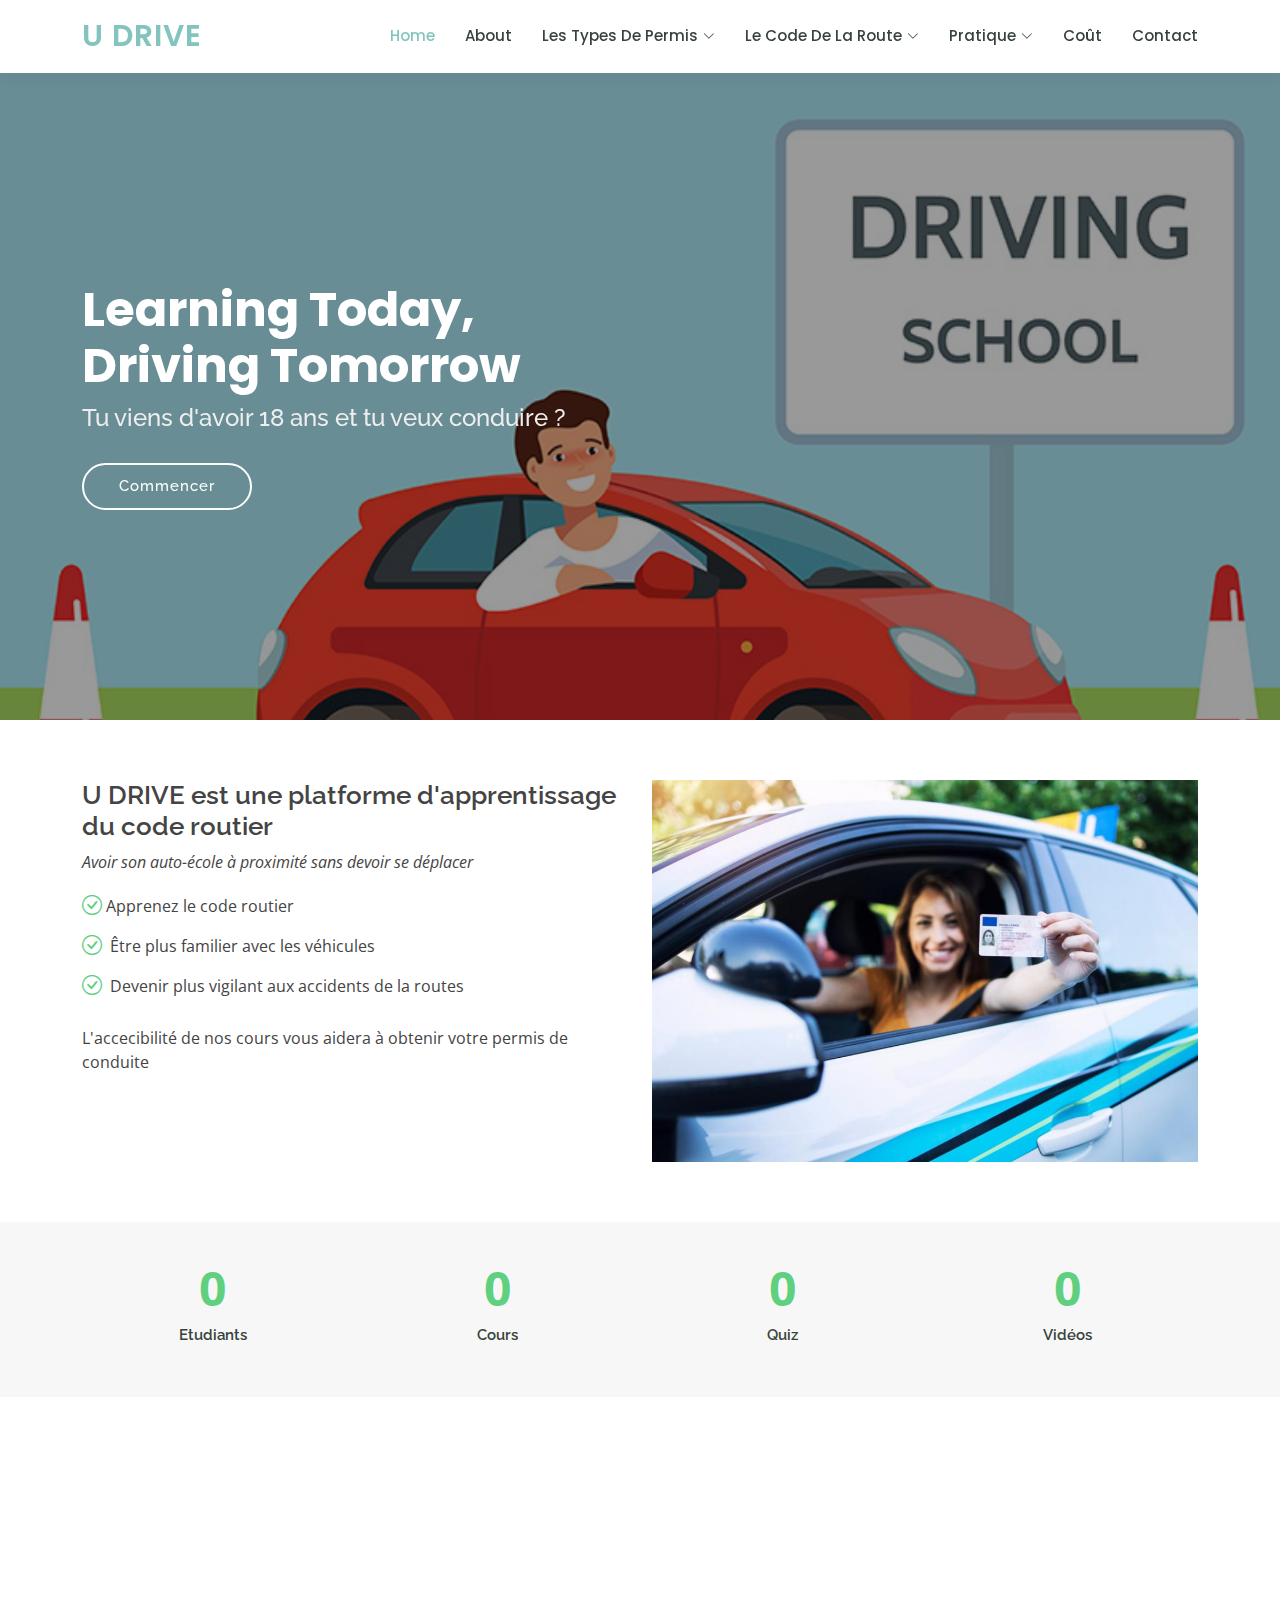
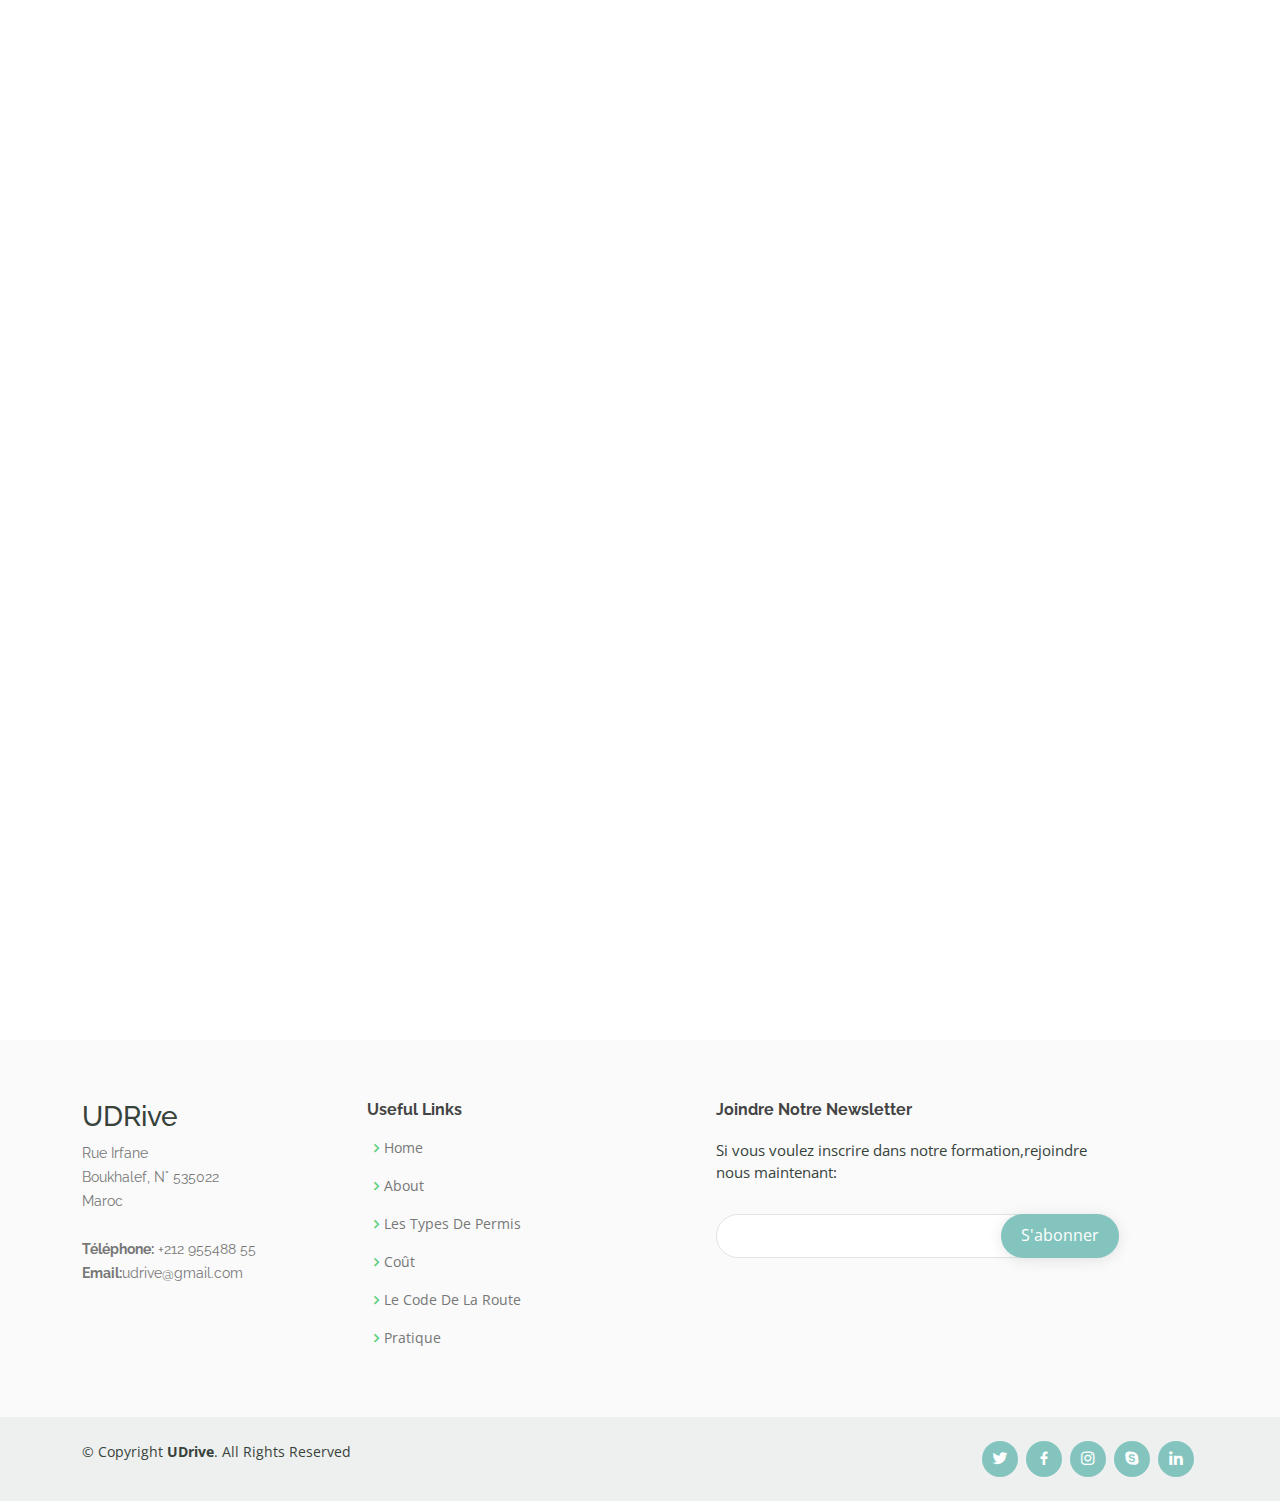
<file: index.html>
<!DOCTYPE html>
<html lang="en">

<head>
  <meta charset="utf-8">
  <meta content="width=device-width, initial-scale=1.0" name="viewport">

  <title>U DRIVE - Platforme d'appretissage du code routier</title>
  <meta content="" name="description">
  <meta content="" name="keywords">

  <!-- Favicons -->
  <link href="assets/img/logo.png" rel="icon">
  <link href="assets/img/apple-touch-icon.png" rel="apple-touch-icon">

  <!-- Google Fonts -->
  <link href="https://fonts.googleapis.com/css?family=Open+Sans:300,300i,400,400i,600,600i,700,700i|Raleway:300,300i,400,400i,500,500i,600,600i,700,700i|Poppins:300,300i,400,400i,500,500i,600,600i,700,700i" rel="stylesheet">

  <!-- Vendor CSS Files -->
  <link href="assets/vendor/animate.css/animate.min.css" rel="stylesheet">
  <link href="assets/vendor/aos/aos.css" rel="stylesheet">
  <link href="assets/vendor/bootstrap/css/bootstrap.min.css" rel="stylesheet">
  <link href="assets/vendor/bootstrap-icons/bootstrap-icons.css" rel="stylesheet">
  <link href="assets/vendor/boxicons/css/boxicons.min.css" rel="stylesheet">
  <link href="assets/vendor/remixicon/remixicon.css" rel="stylesheet">
  <link href="assets/vendor/swiper/swiper-bundle.min.css" rel="stylesheet">

  <!-- Template Main CSS File -->
  <link href="assets/css/style.css" rel="stylesheet">

  <!-- =======================================================
  * Template Name: Mentor
  * Updated: May 30 2023 with Bootstrap v5.3.0
  * Template URL: https://bootstrapmade.com/mentor-free-education-bootstrap-theme/
  * Author: BootstrapMade.com
  * License: https://bootstrapmade.com/license/
  ======================================================== -->
</head>

<body>

  <!-- ======= Header ======= -->
  <header id="header" class="fixed-top">
    <div class="container d-flex align-items-center">

      <h1 class="logo me-auto"><a href="index.html">U DRIVE</a></h1>
      <!-- Uncomment below if you prefer to use an image logo -->
      <!-- <a href="index.html" class="logo me-auto"><img src="assets/img/logo.png" alt="" class="img-fluid"></a>-->

      <nav id="navbar" class="navbar order-last order-lg-0">
        <ul>
          <li><a class="active"   href="index.html">Home</a></li>
          <li><a href="about.html">About</a></li>
          <!-- <li><a href="courses.html">à Propos</a></li> -->
          <li class="dropdown"><a href="#" href="trainers.html"><span>Les Types De Permis</span> <i class="bi bi-chevron-down"></i></a>
            <ul>
              <li><a href="apermis.html">Les Permis De Catégorie A</a></li>   
               <li><a href="trainers.html">Les Permis De Catégorie B</a></li>
              <li><a href="#">Les Permis De Catégorie AM</a></li>
              <li><a href="#">Les Permis De Catégorie A1</a></li>
          
              <li><a href="#">Les Permis De Catégorie C</a></li>
              <li><a href="#">Les Permis De Catégorie D</a></li>
              <li><a href="#">Les Permis De Catégorie E B </a></li>
              <li><a href="#">Les Permis De Catégorie E C</a></li>
              <li><a href="#">Les Permis De Catégorie E D</a></li>
              </ul>
          </li>

              
          
<li class="dropdown"><a href="#"  href="events.html" ><span>Le Code De La Route</span> <i class="bi bi-chevron-down"></i></a>

    <ul>
      <li class="dropdown"><a href="#"><span>Signalisation</span> <i class="bi bi-chevron-right"></i></a>
        <ul>
          <li><a href="interdiction.html">Interdiction</a></li>
          <li><a href="events.html">Signalisation Verticale</a></li>
          <li><a href="#">Signalisation Horizontale</a></li>
          <li><a href="#">Danger</a></li>
          <li><a href="#">Obligation</a></li>
          <li><a href="#">Directions Routières</a></li>
          <li><a href="#">Temporaire</a></li>
          <li><a href="#">Lignes</a></li>
          <li><a href="#">Flèches</a></li>
        </ul>
      </li>
      <li><a href="#">Les Feux</a></li>
      <li><a href="#">Les Priorites De Passage</a></li>
      <li><a href="#">L'Arret-Le Stationnement </a></li>
      <li><a href="#">La Vitesse </a></li>
      <li><a href="#">Les regles de Circulation </a></li>
      <li><a href="#">Le Croisement-le Depassement </a></li>
      <li><a href="#">L'Autoroute</a></li>
      <li><a href="#">Les Accidents </a></li>
      <li><a href="#">Le Conducteur </a></li>
      <li><a href="#">Le vehicule </a></li>
      </ul>
  </li>
         
<li class="dropdown"><a href="#"><span>Pratique</span> <i class="bi bi-chevron-down"></i></a>
            <ul>
              <li><a href="#">Drop Down 1</a></li>
              <li class="dropdown"><a href="#"><span>Deep Drop Down</span> <i class="bi bi-chevron-right"></i></a>
                <ul>
                  <li><a href="">Deep Drop Down 1</a></li>
                  <li><a href="#">Deep Drop Down 2</a></li>
                  <li><a href="#">Deep Drop Down 3</a></li>
                  <li><a href="#">Deep Drop Down 4</a></li>
                  <li><a href="#">Deep Drop Down 5</a></li>
                </ul>
              </li>
              <li><a href="#">Drop Down 2</a></li>
              <li><a href="#">Drop Down 3</a></li>
              <li><a href="#">Drop Down 4</a></li>
            </ul>
          </li>
          <li><a    href="pricing.html">Coût</a></li>    
          <li><a href="contact.html">Contact</a></li>
        </ul>
        <i class="bi bi-list mobile-nav-toggle"></i>
      </nav><!-- .navbar -->

      <!-- <a href="courses.html" class="get-started-btn">Get Started</a> -->

    </div>
  </header><!-- End Header -->

  <!-- ======= Hero Section ======= -->
  <section id="hero" class="d-flex justify-content-center align-items-center">
    <div class="container position-relative" data-aos="zoom-in" data-aos-delay="100">
      <h1>Learning Today,<br>Driving Tomorrow</h1>
      <h2>Tu viens d'avoir 18 ans et tu veux conduire ?</h2>
      <a href="courses.html" class="btn-get-started">Commencer</a>
    </div>
  </section><!-- End Hero -->

  <main  class="mn" id="main">

    <!-- ======= About Section ======= -->
    <section id="about" class="about">
      <div class="container" data-aos="fade-up">

        <div class="row">
          <div class="col-lg-6 order-1 order-lg-2" data-aos="fade-left" data-aos-delay="100">
            <img src="assets/img/Homepic.jpg" class="img-fluid" alt="">
          </div>
          <div class="col-lg-6 pt-4 pt-lg-0 order-2 order-lg-1 content">
            <h3>U DRIVE est une platforme d'apprentissage du code routier</h3>
            <p class="fst-italic">
              Avoir son auto-école à proximité sans devoir se déplacer
            </p>
            <ul>
              <li><i class="bi bi-check-circle"></i>Apprenez le code routier</li>
              <li><i class="bi bi-check-circle"></i> Être plus familier avec les véhicules</li>
              <li><i class="bi bi-check-circle"></i> Devenir plus vigilant aux accidents de la routes</li>
            </ul>
            <p>
              L'accecibilité de nos cours vous aidera à obtenir votre permis de conduite
            </p>

          </div>
        </div>

      </div>
    </section><!-- End About Section -->

    <!-- ======= Counts Section ======= -->
    <section id="counts" class="counts section-bg">
      <div class="container">

        <div class="row counters">

          <div class="col-lg-3 col-6 text-center">
            <span data-purecounter-start="0" data-purecounter-end="1232" data-purecounter-duration="1" class="purecounter"></span>
            <p>Etudiants</p>
          </div>

          <div class="col-lg-3 col-6 text-center">
            <span data-purecounter-start="0" data-purecounter-end="64" data-purecounter-duration="1" class="purecounter"></span>
            <p>Cours</p>
          </div>

          <div class="col-lg-3 col-6 text-center">
            <span data-purecounter-start="0" data-purecounter-end="18" data-purecounter-duration="1" class="purecounter"></span>
            <p>Quiz</p>
          </div>

          <div class="col-lg-3 col-6 text-center">
            <span data-purecounter-start="0" data-purecounter-end="15" data-purecounter-duration="1" class="purecounter"></span>
            <p>Vidéos</p>
          </div>

        </div>

      </div>
    </section><!-- End Counts Section -->

    <!-- ======= Why Us Section ======= -->
    <section id="why-us" class="why-us">
      <div class="container" data-aos="fade-up">

        <div class="row">
          <div class="col-lg-4 d-flex align-items-stretch">
            <div class="content">
              <h3>Pourquoi U DRIVE ?</h3>
              <p>
               l'accecibilité et la facilité d'apprentissage est notre premier but.
               On vise à aider cette nouvelle génération à apprendre le code routier et Être plus sensible au dangers de la route , ainsi qu'être comfortable à conduire en les évitant.
              </p>
              <div class="text-center">
                <a href="about.html" class="more-btn">Learn More <i class="bx bx-chevron-right"></i></a>
              </div>
            </div>
          </div>
          <div class="col-lg-8 d-flex align-items-stretch" data-aos="zoom-in" data-aos-delay="100">
            <div class="icon-boxes d-flex flex-column justify-content-center">
              <div class="row">
                <div class="col-xl-4 d-flex align-items-stretch">
                  <div class="icon-box mt-4 mt-xl-0">
                    <i class="bx bx-receipt"></i>
                    <h4>Education</h4>
                    <p>Tout les cours qui concernent le code routier ainsi que des vidéos d'apprentissage</p>
                  </div>
                </div>
                <div class="col-xl-4 d-flex align-items-stretch">
                  <div class="icon-box mt-4 mt-xl-0">
                    <i class="bx bx-cube-alt"></i>
                    <h4>sensibilisation</h4>
                    <p>Mettre en clair les dangers de la route et donner des solutions pour les éviter</p>
                  </div>
                </div>
                <div class="col-xl-4 d-flex align-items-stretch">
                  <div class="icon-box mt-4 mt-xl-0">
                    <i class="bx bx-images"></i>
                    <h4>Accecibilité</h4>
                    <p>Cette platforme est accecible pour tous et dans n'importe quel endroi du monde</p>
                  </div>
                </div>
              </div>
            </div><!-- End .content-->
          </div>
        </div>

      </div>
    </section><!-- End Why Us Section -->

    <!-- ======= Features Section ======= -->
    <!-- <section id="features" class="features">
      <div class="container" data-aos="fade-up">

        <div class="row" data-aos="zoom-in" data-aos-delay="100">
          <div class="col-lg-3 col-md-4">
            <div class="icon-box">
              <i class="ri-store-line" style="color: #ffbb2c;"></i>
              <h3><a href="">Lorem Ipsum</a></h3>
            </div>
          </div>
          <div class="col-lg-3 col-md-4 mt-4 mt-md-0">
            <div class="icon-box">
              <i class="ri-bar-chart-box-line" style="color: #5578ff;"></i>
              <h3><a href="">Dolor Sitema</a></h3>
            </div>
          </div>
          <div class="col-lg-3 col-md-4 mt-4 mt-md-0">
            <div class="icon-box">
              <i class="ri-calendar-todo-line" style="color: #e80368;"></i>
              <h3><a href="">Sed perspiciatis</a></h3>
            </div>
          </div>
          <div class="col-lg-3 col-md-4 mt-4 mt-lg-0">
            <div class="icon-box">
              <i class="ri-paint-brush-line" style="color: #e361ff;"></i>
              <h3><a href="">Magni Dolores</a></h3>
            </div>
          </div>
          <div class="col-lg-3 col-md-4 mt-4">
            <div class="icon-box">
              <i class="ri-database-2-line" style="color: #47aeff;"></i>
              <h3><a href="">Nemo Enim</a></h3>
            </div>
          </div>
          <div class="col-lg-3 col-md-4 mt-4">
            <div class="icon-box">
              <i class="ri-gradienter-line" style="color: #ffa76e;"></i>
              <h3><a href="">Eiusmod Tempor</a></h3>
            </div>
          </div>
          <div class="col-lg-3 col-md-4 mt-4">
            <div class="icon-box">
              <i class="ri-file-list-3-line" style="color: #11dbcf;"></i>
              <h3><a href="">Midela Teren</a></h3>
            </div>
          </div>
          <div class="col-lg-3 col-md-4 mt-4">
            <div class="icon-box">
              <i class="ri-price-tag-2-line" style="color: #4233ff;"></i>
              <h3><a href="">Pira Neve</a></h3>
            </div>
          </div>
          <div class="col-lg-3 col-md-4 mt-4">
            <div class="icon-box">
              <i class="ri-anchor-line" style="color: #b2904f;"></i>
              <h3><a href="">Dirada Pack</a></h3>
            </div>
          </div>
          <div class="col-lg-3 col-md-4 mt-4">
            <div class="icon-box">
              <i class="ri-disc-line" style="color: #b20969;"></i>
              <h3><a href="">Moton Ideal</a></h3>
            </div>
          </div>
          <div class="col-lg-3 col-md-4 mt-4">
            <div class="icon-box">
              <i class="ri-base-station-line" style="color: #ff5828;"></i>
              <h3><a href="">Verdo Park</a></h3>
            </div>
          </div>
          <div class="col-lg-3 col-md-4 mt-4">
            <div class="icon-box">
              <i class="ri-fingerprint-line" style="color: #29cc61;"></i>
              <h3><a href="">Flavor Nivelanda</a></h3>
            </div>
          </div>
        </div>

      </div>
    </section>End Features Section -->

    <!-- ======= Popular Courses Section ======= -->
    <section id="popular-courses" class="courses">
      <div class="container" data-aos="fade-up">

        <div class="section-title">
          <h2>Cours</h2>
          <p>Cours Populaire</p>
        </div>

        <div class="row" data-aos="zoom-in" data-aos-delay="100">

          <div class="col-lg-4 col-md-6 d-flex align-items-stretch">
            <div class="course-item">
              <img src="assets/img/interdiction.png"   class="img-fluid" alt="...">
              <div class="course-content">
                <div class="d-flex justify-content-between align-items-center mb-3">
                  <h4>Signalisation</h4>
                  <p class="price">$10</p>
                </div>

                <h3><a href="interdiction.html">Interdiction</a></h3>
                <p>quelles sont les paneaux d'interdictions et quelle sont leurs types</p>
              </div>
            </div>
          </div> <!-- End Course Item-->

         

          <div class="col-lg-4 col-md-6 d-flex align-items-stretch mt-4 mt-lg-0">
            <div class="course-item">
              <img src="assets/img/change" class="img-fluid" alt="...">
              <div class="course-content">
                <div class="d-flex justify-content-between align-items-center mb-3">
                  <h4>Circulation</h4>
                  <p class="price">$18</p>
                </div>

                <h3><a href="course-details.html">Changement de direction</a></h3>
                <p>Quoi faire en changeant de direction, et quand on peut le faire</p>
                
              </div>
            </div>
          </div> <!-- End Course Item-->
 <div class="col-lg-4 col-md-6 d-flex align-items-stretch mt-4 mt-md-0">
            <div class="course-item">
              <img src="assets/img/ll.png" class="img-fluid" alt="...">
              <div class="course-content">
                <div class="d-flex justify-content-between align-items-center mb-3">
                  <h4>Signalisation</h4>
                  <p class="price">$15</p>
                </div>

                <h3><a href="events.html">Signalisation Verticale</a></h3>
                <p>signification de chaque panneau et son importance</p>
               
              </div>
            </div>
          </div> <!-- End Course Item-->
        </div>

      </div>
   <!-- </section> End Popular Courses Section -->

    <!-- ======= Trainers Section ======= -->
    <!-- <section id="trainers" class="trainers">
      <div class="container" data-aos="fade-up">

        <div class="row" data-aos="zoom-in" data-aos-delay="100">
          <div class="col-lg-4 col-md-6 d-flex align-items-stretch">
            <div class="member">
              <img src="assets/img/trainers/trainer-1.jpg" class="img-fluid" alt="">
              <div class="member-content">
                <h4>Walter White</h4>
                <span>Web Development</span>
                <p>
                  Magni qui quod omnis unde et eos fuga et exercitationem. Odio veritatis perspiciatis quaerat qui aut aut aut
                </p>
                <div class="social">
                  <a href=""><i class="bi bi-twitter"></i></a>
                  <a href=""><i class="bi bi-facebook"></i></a>
                  <a href=""><i class="bi bi-instagram"></i></a>
                  <a href=""><i class="bi bi-linkedin"></i></a>
                </div>
              </div>
            </div>
          </div>

          <div class="col-lg-4 col-md-6 d-flex align-items-stretch">
            <div class="member">
              <img src="assets/img/trainers/trainer-2.jpg" class="img-fluid" alt="">
              <div class="member-content">
                <h4>Sarah Jhinson</h4>
                <span>Marketing</span>
                <p>
                  Repellat fugiat adipisci nemo illum nesciunt voluptas repellendus. In architecto rerum rerum temporibus
                </p>
                <div class="social">
                  <a href=""><i class="bi bi-twitter"></i></a>
                  <a href=""><i class="bi bi-facebook"></i></a>
                  <a href=""><i class="bi bi-instagram"></i></a>
                  <a href=""><i class="bi bi-linkedin"></i></a>
                </div>
              </div>
            </div>
          </div>

          <div class="col-lg-4 col-md-6 d-flex align-items-stretch">
            <div class="member">
              <img src="assets/img/trainers/trainer-3.jpg" class="img-fluid" alt="">
              <div class="member-content">
                <h4>William Anderson</h4>
                <span>Content</span>
                <p>
                  Voluptas necessitatibus occaecati quia. Earum totam consequuntur qui porro et laborum toro des clara
                </p>
                <div class="social">
                  <a href=""><i class="bi bi-twitter"></i></a>
                  <a href=""><i class="bi bi-facebook"></i></a>
                  <a href=""><i class="bi bi-instagram"></i></a>
                  <a href=""><i class="bi bi-linkedin"></i></a>
                </div>
              </div>
            </div>
          </div>

        </div>

      </div>
    </section>End Trainers Section -->

  </main><!-- End #main -->

  <!-- ======= Footer ======= -->
  <footer id="footer">

    <div class="footer-top">
      <div class="container">
        <div class="row">

          <div class="col-lg-3 col-md-6 footer-contact">
            <h3>UDRive</h3>
            <p>
              Rue Irfane <br>
              Boukhalef, N° 535022<br>
              Maroc <br><br>
              <strong>Téléphone:</strong> +212 955488 55<br>
              <strong>Email:</strong>udrive@gmail.com<br>
            </p>
          </div>

          <div class="col-lg-2 col-md-6 footer-links">
            <h4>Useful Links</h4>
            <ul>
              <li><i class="bx bx-chevron-right"></i> <a href="#">Home</a></li>
              <li><i class="bx bx-chevron-right"></i> <a href="#">About </a></li>
             
              <li><i class="bx bx-chevron-right"></i> <a href="#">Les Types De Permis</a></li>
              <li><i class="bx bx-chevron-right"></i> <a href="#">Coût</a></li>
              <li><i class="bx bx-chevron-right"></i> <a href="#">Le Code De La Route</a></li>
              <li><i class="bx bx-chevron-right"></i> <a href="#">Pratique</a></li>
              
            </ul>
          </div>

          

          
          <div class="col-lg-4 col-md-6 footer-newsletter">
            <h4>Joindre Notre Newsletter</h4>
            <p>Si vous voulez inscrire dans notre formation,rejoindre nous maintenant: </p>
            <form action="" method="post">
              <input type="email" name="email"><input type="submit" value="S'abonner">
            </form>
          </div>

        </div>
      </div>
    </div>

    <div class="container d-md-flex py-4">

      <div class="me-md-auto text-center text-md-start">
        <div class="copyright">
          &copy; Copyright <strong><span>UDrive</span></strong>. All Rights Reserved
        </div>
        
      </div>
      <div class="social-links text-center text-md-right pt-3 pt-md-0">
        <a href="#" class="twitter"><i class="bx bxl-twitter"></i></a>
        <a href="#" class="facebook"><i class="bx bxl-facebook"></i></a>
        <a href="#" class="instagram"><i class="bx bxl-instagram"></i></a>
        <a href="#" class="google-plus"><i class="bx bxl-skype"></i></a>
        <a href="#" class="linkedin"><i class="bx bxl-linkedin"></i></a>
      </div>
    </div>
  </footer><!-- End Footer -->

  <div id="preloader"></div>
  <a href="#" class="back-to-top d-flex align-items-center justify-content-center"><i class="bi bi-arrow-up-short"></i></a>

  <!-- Vendor JS Files -->
  <script src="assets/vendor/purecounter/purecounter_vanilla.js"></script>
  <script src="assets/vendor/aos/aos.js"></script>
  <script src="assets/vendor/bootstrap/js/bootstrap.bundle.min.js"></script>
  <script src="assets/vendor/swiper/swiper-bundle.min.js"></script>
  <script src="assets/vendor/php-email-form/validate.js"></script>

  <!-- Template Main JS File -->
  <script src="assets/js/main.js"></script>

</body>

</html>
</file>
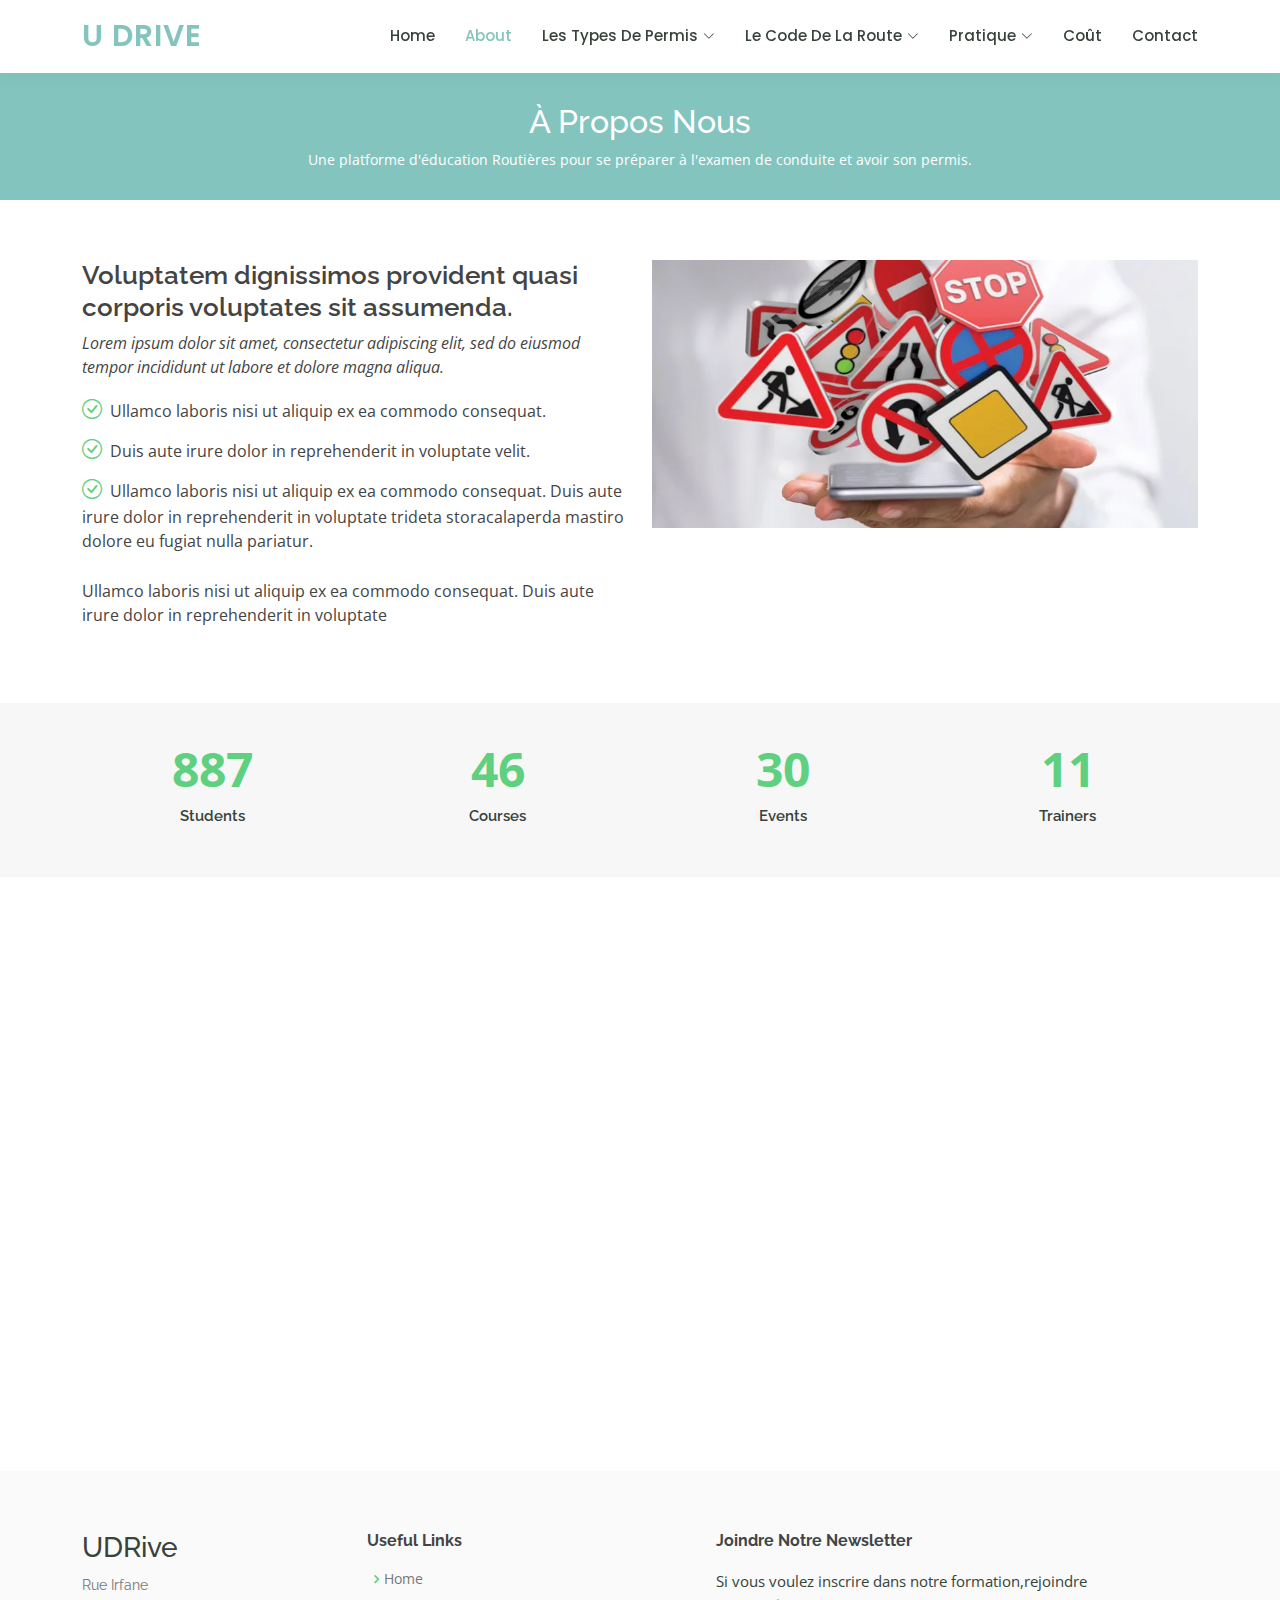
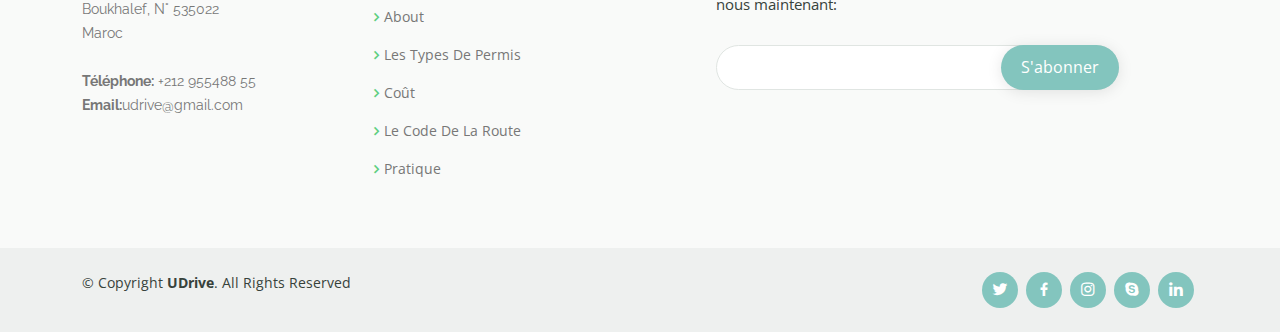
<file: about.html>
<!DOCTYPE html>
<html lang="en">

<head>
  <meta charset="utf-8">
  <meta content="width=device-width, initial-scale=1.0" name="viewport">

  <title>U DRIVE - Platforme d'appretissage du code routier</title>
  <meta content="" name="description">
  <meta content="" name="keywords">

  <!-- Favicons -->
  <link href="assets/img/logo.png" rel="icon">
  <link href="assets/img/apple-touch-icon.png" rel="apple-touch-icon">

  <!-- Google Fonts -->
  <link href="https://fonts.googleapis.com/css?family=Open+Sans:300,300i,400,400i,600,600i,700,700i|Raleway:300,300i,400,400i,500,500i,600,600i,700,700i|Poppins:300,300i,400,400i,500,500i,600,600i,700,700i" rel="stylesheet">

  <!-- Vendor CSS Files -->
  <link href="assets/vendor/animate.css/animate.min.css" rel="stylesheet">
  <link href="assets/vendor/aos/aos.css" rel="stylesheet">
  <link href="assets/vendor/bootstrap/css/bootstrap.min.css" rel="stylesheet">
  <link href="assets/vendor/bootstrap-icons/bootstrap-icons.css" rel="stylesheet">
  <link href="assets/vendor/boxicons/css/boxicons.min.css" rel="stylesheet">
  <link href="assets/vendor/remixicon/remixicon.css" rel="stylesheet">
  <link href="assets/vendor/swiper/swiper-bundle.min.css" rel="stylesheet">

  <!-- Template Main CSS File -->
  <link href="assets/css/style.css" rel="stylesheet">

  <!-- =======================================================
  * Template Name: Mentor
  * Updated: May 30 2023 with Bootstrap v5.3.0
  * Template URL: https://bootstrapmade.com/mentor-free-education-bootstrap-theme/
  * Author: BootstrapMade.com
  * License: https://bootstrapmade.com/license/
  ======================================================== -->
</head>

<body>

  <!-- ======= Header ======= -->
  <header id="header" class="fixed-top">
    <div class="container d-flex align-items-center">

      <h1 class="logo me-auto"><a href="index.html">U DRIVE</a></h1>
      <!-- Uncomment below if you prefer to use an image logo -->
      <!-- <a href="index.html" class="logo me-auto"><img src="assets/img/logo.png" alt="" class="img-fluid"></a>-->

      <nav id="navbar" class="navbar order-last order-lg-0">
        <ul>
          <li><a   href="index.html">Home</a></li>
          <li><a class="active"   href="about.html">About</a></li>
          <!-- <li><a href="courses.html">A Propos de Permis</a></li> -->
          <li class="dropdown"><a href="#" href="trainers.html"><span>Les Types De Permis</span> <i class="bi bi-chevron-down"></i></a>
            <ul>
              <li><a href="apermis.html">Les Permis De Catégorie A</a></li>   
              <li><a href="trainers.html">Les Permis De Catégorie B</a></li>
              <li><a href="#">Les Permis De Catégorie AM</a></li>
              <li><a href="#">Les Permis De Catégorie A1</a></li>
              
              <li><a href="#">Les Permis De Catégorie C</a></li>
              <li><a href="#">Les Permis De Catégorie D</a></li>
              <li><a href="#">Les Permis De Catégorie E B </a></li>
              <li><a href="#">Les Permis De Catégorie E C</a></li>
              <li><a href="#">Les Permis De Catégorie E D</a></li>
              </ul>
          </li>

                 
          
          <li class="dropdown"><a href="#"  href="events.html" ><span>Le Code De La Route</span> <i class="bi bi-chevron-down"></i></a>

            <ul>
              <li class="dropdown"><a href="#"><span>Signalisation</span> <i class="bi bi-chevron-right"></i></a>
                <ul>
                  <li><a href="interdiction.html">Interdiction</a></li>
                  <li><a href="events.html">Signalisation Verticale</a></li>
                  <li><a href="#">Signalisation Horizontale</a></li>
                  <li><a href="#">Danger</a></li>
                  <li><a href="#">Obligation</a></li>
                  <li><a href="#">Directions Routières</a></li>
                  <li><a href="#">Temporaire</a></li>
                  <li><a href="#">Lignes</a></li>
                  <li><a href="#">Flèches</a></li>
                </ul>
              </li>
              <li><a href="#">Les Feux</a></li>
              <li><a href="#">Les Priorites De Passage</a></li>
              <li><a href="#">L'Arret-Le Stationnement </a></li>
              <li><a href="#">La Vitesse </a></li>
              <li><a href="#">Les regles de Circulation </a></li>
              <li><a href="#">Le Croisement-le Depassement </a></li>
              <li><a href="#">L'Autoroute</a></li>
              <li><a href="#">Les Accidents </a></li>
              <li><a href="#">Le Conducteur </a></li>
              <li><a href="#">Le vehicule </a></li>
              </ul>
          </li>
         
<li class="dropdown"><a href="#"><span>Pratique</span> <i class="bi bi-chevron-down"></i></a>
            <ul>
              <li><a href="#">Drop Down 1</a></li>
              <li class="dropdown"><a href="#"><span>Deep Drop Down</span> <i class="bi bi-chevron-right"></i></a>
                <ul>
                  <li><a href="#">Deep Drop Down 1</a></li>
                  <li><a href="#">Deep Drop Down 2</a></li>
                  <li><a href="#">Deep Drop Down 3</a></li>
                  <li><a href="#">Deep Drop Down 4</a></li>
                  <li><a href="#">Deep Drop Down 5</a></li>
                </ul>
              </li>
              <li><a href="#">Drop Down 2</a></li>
              <li><a href="#">Drop Down 3</a></li>
              <li><a href="#">Drop Down 4</a></li>
            </ul>
          </li>
          <li><a    href="pricing.html">Coût</a></li> 
          <li><a href="contact.html">Contact</a></li>
        </ul>
        <i class="bi bi-list mobile-nav-toggle"></i>
      </nav><!-- .navbar -->
      <!-- <a href="courses.html" class="get-started-btn">LOGIN</a> -->

    </div>
  </header><!-- End Header -->

  <main id="main">
    <!-- ======= Breadcrumbs ======= -->
    <div class="breadcrumbs" data-aos="fade-in">
      <div class="container">
        <h2>À Propos Nous</h2>
        <p>Une platforme d'éducation Routières pour se préparer à l'examen de conduite et avoir son permis. </p>
      </div>
    </div><!-- End Breadcrumbs -->

    <!-- ======= About Section ======= -->
    <section id="about" class="about">
      <div class="container" data-aos="fade-up">

        <div class="row">
          <div class="col-lg-6 order-1 order-lg-2" data-aos="fade-left" data-aos-delay="100">
            <img src="assets/img/edu.webp" class="img-fluid" alt="">
          </div>
          <div class="col-lg-6 pt-4 pt-lg-0 order-2 order-lg-1 content">
            <h3>Voluptatem dignissimos provident quasi corporis voluptates sit assumenda.</h3>
            <p class="fst-italic">
              Lorem ipsum dolor sit amet, consectetur adipiscing elit, sed do eiusmod tempor incididunt ut labore et dolore
              magna aliqua.
            </p>
            <ul>
              <li><i class="bi bi-check-circle"></i> Ullamco laboris nisi ut aliquip ex ea commodo consequat.</li>
              <li><i class="bi bi-check-circle"></i> Duis aute irure dolor in reprehenderit in voluptate velit.</li>
              <li><i class="bi bi-check-circle"></i> Ullamco laboris nisi ut aliquip ex ea commodo consequat. Duis aute irure dolor in reprehenderit in voluptate trideta storacalaperda mastiro dolore eu fugiat nulla pariatur.</li>
            </ul>
            <p>
              Ullamco laboris nisi ut aliquip ex ea commodo consequat. Duis aute irure dolor in reprehenderit in voluptate
            </p>

          </div>
        </div>

      </div>
    </section><!-- End About Section -->

    <!-- ======= Counts Section ======= -->
    <section id="counts" class="counts section-bg">
      <div class="container">

        <div class="row counters">

          <div class="col-lg-3 col-6 text-center">
            <span data-purecounter-start="0" data-purecounter-end="1232" data-purecounter-duration="1" class="purecounter"></span>
            <p>Students</p>
          </div>

          <div class="col-lg-3 col-6 text-center">
            <span data-purecounter-start="0" data-purecounter-end="64" data-purecounter-duration="1" class="purecounter"></span>
            <p>Courses</p>
          </div>

          <div class="col-lg-3 col-6 text-center">
            <span data-purecounter-start="0" data-purecounter-end="42" data-purecounter-duration="1" class="purecounter"></span>
            <p>Events</p>
          </div>

          <div class="col-lg-3 col-6 text-center">
            <span data-purecounter-start="0" data-purecounter-end="15" data-purecounter-duration="1" class="purecounter"></span>
            <p>Trainers</p>
          </div>

        </div>

      </div>
    </section><!-- End Counts Section -->

    <!-- ======= Testimonials Section ======= -->
    <section id="testimonials" class="testimonials">
      <div class="container" data-aos="fade-up">

        <div class="section-title">
          <h2>Testimonials</h2>
          <p>What are they saying</p>
        </div>

        <div class="testimonials-slider swiper" data-aos="fade-up" data-aos-delay="100">
          <div class="swiper-wrapper">

            <div class="swiper-slide">
              <div class="testimonial-wrap">
                <div class="testimonial-item">
                  <img src="assets/img/testimonials/testimonials-1.jpg" class="testimonial-img" alt="">
                  <h3>Saul Goodman</h3>
                  <h4>Ceo &amp; Founder</h4>
                  <p>
                    <i class="bx bxs-quote-alt-left quote-icon-left"></i>
                    Proin iaculis purus consequat sem cure digni ssim donec porttitora entum suscipit rhoncus. Accusantium quam, ultricies eget id, aliquam eget nibh et. Maecen aliquam, risus at semper.
                    <i class="bx bxs-quote-alt-right quote-icon-right"></i>
                  </p>
                </div>
              </div>
            </div><!-- End testimonial item -->

            <div class="swiper-slide">
              <div class="testimonial-wrap">
                <div class="testimonial-item">
                  <img src="assets/img/testimonials/testimonials-2.jpg" class="testimonial-img" alt="">
                  <h3>Sara Wilsson</h3>
                  <h4>Designer</h4>
                  <p>
                    <i class="bx bxs-quote-alt-left quote-icon-left"></i>
                    Export tempor illum tamen malis malis eram quae irure esse labore quem cillum quid cillum eram malis quorum velit fore eram velit sunt aliqua noster fugiat irure amet legam anim culpa.
                    <i class="bx bxs-quote-alt-right quote-icon-right"></i>
                  </p>
                </div>
              </div>
            </div><!-- End testimonial item -->

            <div class="swiper-slide">
              <div class="testimonial-wrap">
                <div class="testimonial-item">
                  <img src="assets/img/testimonials/testimonials-3.jpg" class="testimonial-img" alt="">
                  <h3>Jena Karlis</h3>
                  <h4>Store Owner</h4>
                  <p>
                    <i class="bx bxs-quote-alt-left quote-icon-left"></i>
                    Enim nisi quem export duis labore cillum quae magna enim sint quorum nulla quem veniam duis minim tempor labore quem eram duis noster aute amet eram fore quis sint minim.
                    <i class="bx bxs-quote-alt-right quote-icon-right"></i>
                  </p>
                </div>
              </div>
            </div><!-- End testimonial item -->

            <div class="swiper-slide">
              <div class="testimonial-wrap">
                <div class="testimonial-item">
                  <img src="assets/img/testimonials/testimonials-4.jpg" class="testimonial-img" alt="">
                  <h3>Matt Brandon</h3>
                  <h4>Freelancer</h4>
                  <p>
                    <i class="bx bxs-quote-alt-left quote-icon-left"></i>
                    Fugiat enim eram quae cillum dolore dolor amet nulla culpa multos export minim fugiat minim velit minim dolor enim duis veniam ipsum anim magna sunt elit fore quem dolore labore illum veniam.
                    <i class="bx bxs-quote-alt-right quote-icon-right"></i>
                  </p>
                </div>
              </div>
            </div><!-- End testimonial item -->

            <div class="swiper-slide">
              <div class="testimonial-wrap">
                <div class="testimonial-item">
                  <img src="assets/img/testimonials/testimonials-5.jpg" class="testimonial-img" alt="">
                  <h3>John Larson</h3>
                  <h4>Entrepreneur</h4>
                  <p>
                    <i class="bx bxs-quote-alt-left quote-icon-left"></i>
                    Quis quorum aliqua sint quem legam fore sunt eram irure aliqua veniam tempor noster veniam enim culpa labore duis sunt culpa nulla illum cillum fugiat legam esse veniam culpa fore nisi cillum quid.
                    <i class="bx bxs-quote-alt-right quote-icon-right"></i>
                  </p>
                </div>
              </div>
            </div><!-- End testimonial item -->

          </div>
          <div class="swiper-pagination"></div>
        </div>

      </div>
    </section><!-- End Testimonials Section -->

  </main><!-- End #main -->

  <!-- ======= Footer ======= -->
  <footer id="footer">

    <div class="footer-top">
      <div class="container">
        <div class="row">

          <div class="col-lg-3 col-md-6 footer-contact">
          <h3>UDRive</h3>
          <p>
            Rue Irfane <br>
            Boukhalef, N° 535022<br>
            Maroc <br><br>
            <strong>Téléphone:</strong> +212 955488 55<br>
            <strong>Email:</strong>udrive@gmail.com<br>
          </p>
        </div>

        <div class="col-lg-2 col-md-6 footer-links">
          <h4>Useful Links</h4>
          <ul>
            <li><i class="bx bx-chevron-right"></i> <a href="#">Home</a></li>
            <li><i class="bx bx-chevron-right"></i> <a href="#">About</a></li>
           
            <li><i class="bx bx-chevron-right"></i> <a href="#">Les Types De Permis</a></li>
            <li><i class="bx bx-chevron-right"></i> <a href="#">Coût</a></li>
            <li><i class="bx bx-chevron-right"></i> <a href="#">Le Code De La Route</a></li>
            <li><i class="bx bx-chevron-right"></i> <a href="#">Pratique</a></li>
            
          </ul>
        </div>

          

         
        <div class="col-lg-4 col-md-6 footer-newsletter">
          <h4>Joindre Notre Newsletter</h4>
          <p>Si vous voulez inscrire dans notre formation,rejoindre nous maintenant: </p>
          <form action="" method="post">
            <input type="email" name="email"><input type="submit" value="S'abonner">
          </form>
        </div>

      </div>
    </div>
  </div>

  <div class="container d-md-flex py-4">

    <div class="me-md-auto text-center text-md-start">
      <div class="copyright">
        &copy; Copyright <strong><span>UDrive</span></strong>. All Rights Reserved
      </div>
      
    </div>
      <div class="social-links text-center text-md-right pt-3 pt-md-0">
        <a href="#" class="twitter"><i class="bx bxl-twitter"></i></a>
        <a href="#" class="facebook"><i class="bx bxl-facebook"></i></a>
        <a href="#" class="instagram"><i class="bx bxl-instagram"></i></a>
        <a href="#" class="google-plus"><i class="bx bxl-skype"></i></a>
        <a href="#" class="linkedin"><i class="bx bxl-linkedin"></i></a>
      </div>
    </div>
  </footer><!-- End Footer -->

  <div id="preloader"></div>
  <a href="#" class="back-to-top d-flex align-items-center justify-content-center"><i class="bi bi-arrow-up-short"></i></a>

  <!-- Vendor JS Files -->
  <script src="assets/vendor/purecounter/purecounter_vanilla.js"></script>
  <script src="assets/vendor/aos/aos.js"></script>
  <script src="assets/vendor/bootstrap/js/bootstrap.bundle.min.js"></script>
  <script src="assets/vendor/swiper/swiper-bundle.min.js"></script>
  <script src="assets/vendor/php-email-form/validate.js"></script>

  <!-- Template Main JS File -->
  <script src="assets/js/main.js"></script>

</body>

</html>
</file>
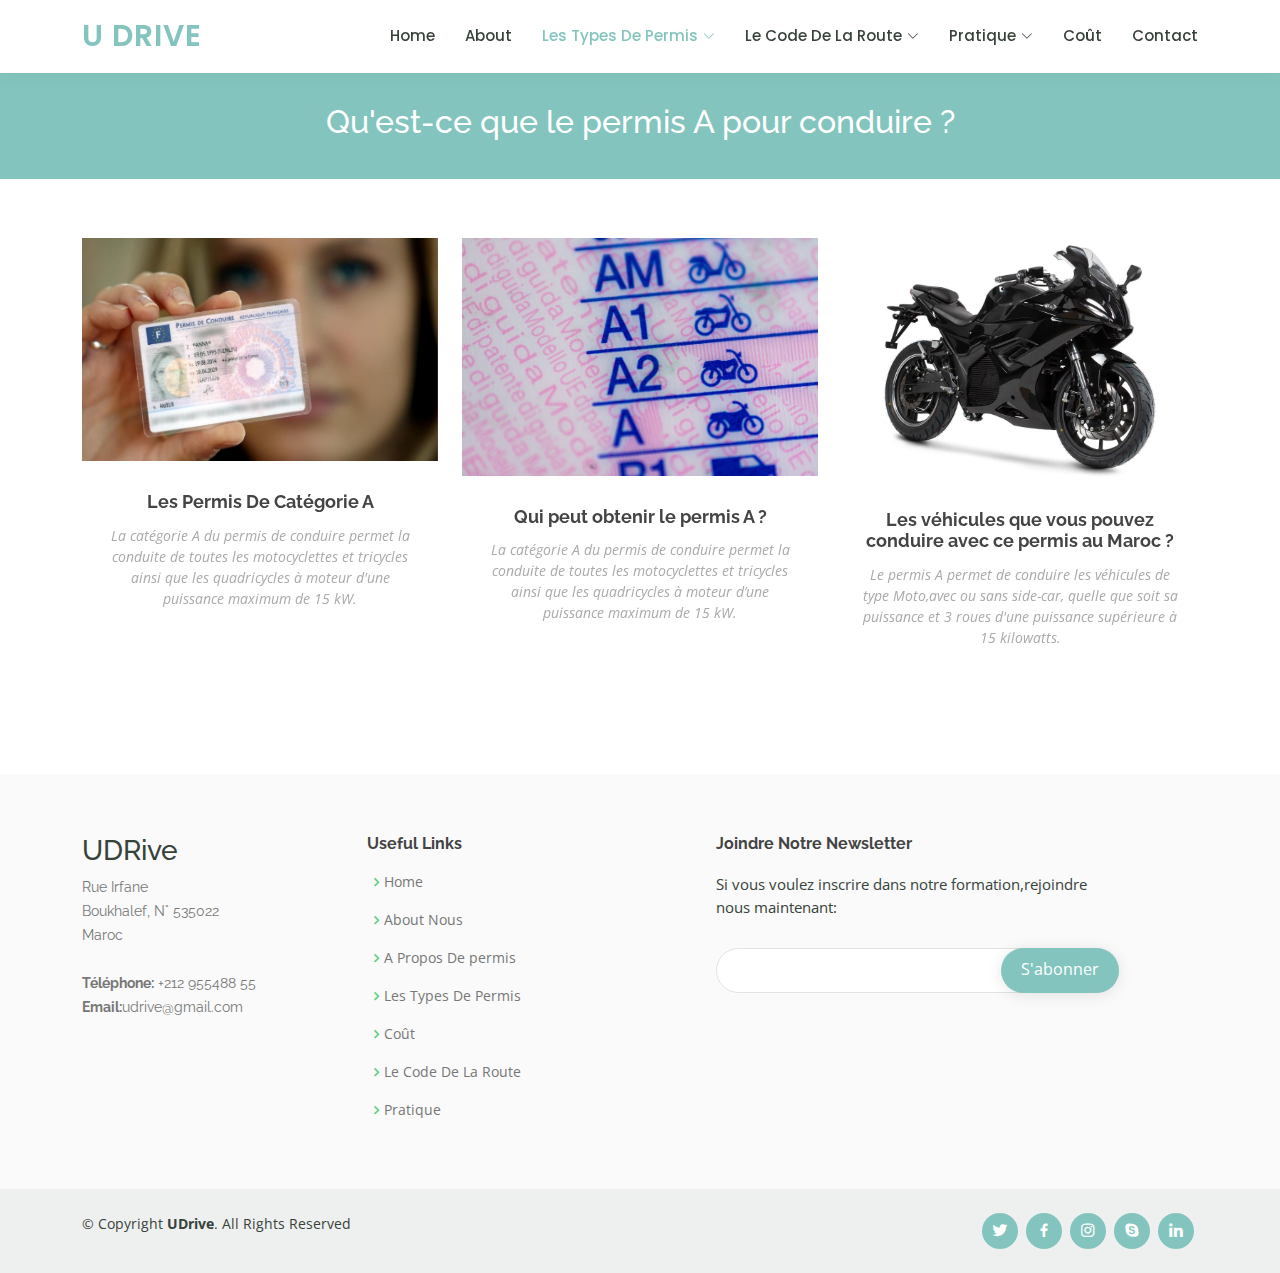
<file: apermis.html>
<!DOCTYPE html>
<html lang="en">

<head>
  <meta charset="utf-8">
  <meta content="width=device-width, initial-scale=1.0" name="viewport">

  <title>U DRIVE - Platforme d'appretissage du code routier</title>
  <meta content="" name="description">
  <meta content="" name="keywords">

  <!-- Favicons -->
  <link href="assets/img/logo.png" rel="icon">
  <link href="assets/img/apple-touch-icon.png" rel="apple-touch-icon">

  <!-- Google Fonts -->
  <link href="https://fonts.googleapis.com/css?family=Open+Sans:300,300i,400,400i,600,600i,700,700i|Raleway:300,300i,400,400i,500,500i,600,600i,700,700i|Poppins:300,300i,400,400i,500,500i,600,600i,700,700i" rel="stylesheet">

  <!-- Vendor CSS Files -->
  <link href="assets/vendor/animate.css/animate.min.css" rel="stylesheet">
  <link href="assets/vendor/aos/aos.css" rel="stylesheet">
  <link href="assets/vendor/bootstrap/css/bootstrap.min.css" rel="stylesheet">
  <link href="assets/vendor/bootstrap-icons/bootstrap-icons.css" rel="stylesheet">
  <link href="assets/vendor/boxicons/css/boxicons.min.css" rel="stylesheet">
  <link href="assets/vendor/remixicon/remixicon.css" rel="stylesheet">
  <link href="assets/vendor/swiper/swiper-bundle.min.css" rel="stylesheet">

  <!-- Template Main CSS File -->
  <link href="assets/css/style.css" rel="stylesheet">

  <!-- =======================================================
  * Template Name: Mentor
  * Updated: May 30 2023 with Bootstrap v5.3.0
  * Template URL: https://bootstrapmade.com/mentor-free-education-bootstrap-theme/
  * Author: BootstrapMade.com
  * License: https://bootstrapmade.com/license/
  ======================================================== -->
</head>

<body>

  <!-- ======= Header ======= -->
  <header id="header" class="fixed-top">
    <div class="container d-flex align-items-center">

      <h1 class="logo me-auto"><a href="index.html">U DRIVE</a></h1>
      <!-- Uncomment below if you prefer to use an image logo -->
      <!-- <a href="index.html" class="logo me-auto"><img src="assets/img/logo.png" alt="" class="img-fluid"></a>-->

      <nav id="navbar" class="navbar order-last order-lg-0">
        <ul>
          <li><a href="index.html">Home</a></li>
          <li><a href="about.html">About</a></li>
          <!-- <li><a href="courses.html">A Propos de Permis</a></li> -->
          <li class="dropdown"><a href="#"  class="active"href="trainers.html"><span>Les Types De Permis</span> <i class="bi bi-chevron-down"></i></a>
            <ul>
                <li><a href="apermis.html">Les Permis De Catégorie A</a></li>   
                <li><a href="trainers.html">Les Permis De Catégorie B</a></li>
              <li><a href="#">Les Permis De Catégorie AM</a></li>
              <li><a href="#">Les Permis De Catégorie A1</a></li>
           
              <li><a href="#">Les Permis De Catégorie C</a></li>
              <li><a href="#">Les Permis De Catégorie D</a></li>
              <li><a href="#">Les Permis De Catégorie E B </a></li>
              <li><a href="#">Les Permis De Catégorie E C</a></li>
              <li><a href="#">Les Permis De Catégorie E D</a></li>
              </ul>
          </li>

                 
          
       <li class="dropdown"><a href="#"  href="events.html" ><span>Le Code De La Route</span> <i class="bi bi-chevron-down"></i></a>

        <ul>
          <li class="dropdown"><a href="#"><span>Signalisation</span> <i class="bi bi-chevron-right"></i></a>
            <ul>
              <li><a href="interdiction.html">Interdiction</a></li>
              <li><a href="events.html">Signalisation Verticale</a></li>
              <li><a href="#">Signalisation Horizontale</a></li>
              <li><a href="#">Danger</a></li>
              <li><a href="#">Obligation</a></li>
              <li><a href="#">Directions Routières</a></li>
              <li><a href="#">Temporaire</a></li>
              <li><a href="#">Lignes</a></li>
              <li><a href="#">Flèches</a></li>
            </ul>
          </li>
          <li><a href="#">Les Feux</a></li>
          <li><a href="#">Les Priorites De Passage</a></li>
          <li><a href="#">L'Arret-Le Stationnement </a></li>
          <li><a href="#">La Vitesse </a></li>
          <li><a href="#">Les regles de Circulation </a></li>
          <li><a href="#">Le Croisement-le Depassement </a></li>
          <li><a href="#">L'Autoroute</a></li>
          <li><a href="#">Les Accidents </a></li>
          <li><a href="#">Le Conducteur </a></li>
          <li><a href="#">Le vehicule </a></li>
          </ul>
      </li>
         
<li class="dropdown"><a href="#"><span>Pratique</span> <i class="bi bi-chevron-down"></i></a>
            <ul>
              <li><a href="#">Drop Down 1</a></li>
              <li class="dropdown"><a href="#"><span>Deep Drop Down</span> <i class="bi bi-chevron-right"></i></a>
                <ul>
                  <li><a href="#">Deep Drop Down 1</a></li>
                  <li><a href="#">Deep Drop Down 2</a></li>
                  <li><a href="#">Deep Drop Down 3</a></li>
                  <li><a href="#">Deep Drop Down 4</a></li>
                  <li><a href="#">Deep Drop Down 5</a></li>
                </ul>
              </li>
              <li><a href="#">Drop Down 2</a></li>
              <li><a href="#">Drop Down 3</a></li>
              <li><a href="#">Drop Down 4</a></li>
            </ul>
          </li>
          <li><a href="pricing.html">Coût</a></li> 
          <li><a href="contact.html">Contact</a></li>
        </ul>
        <i class="bi bi-list mobile-nav-toggle"></i>
      </nav><!-- .navbar -->

      <!-- <a href="courses.html" class="get-started-btn">Get Started</a> -->

    </div>
  </header><!-- End Header -->
  <!--------------------------------- permis A ------------------------------------->
  <main  class="miin" id="main" data-aos="fade-in">

    <!-- ======= Breadcrumbs ======= -->
    <div class="breadcrumbs">
      <div class="container">
        <h2>Qu'est-ce que le permis A pour conduire ?</h2>
        <!-- <p>Est dolorum ut non facere possimus quibusdam eligendi voluptatem. Quia id aut similique quia voluptas sit quaerat debitis. Rerum omnis ipsam aperiam consequatur laboriosam nemo harum praesentium. </p> -->
      </div>
    </div><!-- End Breadcrumbs -->

    <!-- ======= Trainers Section ======= -->
    <section id="trainers" class="trainers">
      <div class="container" data-aos="fade-up">

        <div class="row" data-aos="zoom-in" data-aos-delay="100">
          <div class="col-lg-4 col-md-6 d-flex align-items-stretch">
            <div class="member">
              <img src="assets/img/trainers/permis-a-points.jpeg" style="height: 49%;" class="img-fluid" alt="">
              <div class="member-content">
                <h4>Les Permis De Catégorie A</h4>
                <!-- <span>Web Development</span> -->
                <p>
                    La catégorie A du permis de conduire permet la conduite de toutes
                     les motocyclettes et tricycles ainsi que les quadricycles 
                     à moteur d'une puissance maximum de 15 kW.
                </p>
                
              </div>
            </div>
          </div>

          <div class="col-lg-4 col-md-6 d-flex align-items-stretch">
            <div class="member">
              <img src="assets/img/permA.jpg" class="img-fluid" alt="">
              <div class="member-content">
                <h4>Qui peut obtenir le permis A ?</h4>
                <!-- <span>Marketing</span> -->
                <p>
                    La catégorie A du permis de conduire permet la conduite de toutes
                     les motocyclettes et tricycles ainsi que les quadricycles à
                      moteur d’une puissance maximum de 15 kW.
               
              </div>
            </div>
          </div>

          <div class="col-lg-4 col-md-6 d-flex align-items-stretch">
            <div class="member">
              <img src="assets/img/moto.jpg" class="img-fluid" alt="">
              <div class="member-content">
                <h4>Les véhicules que vous pouvez conduire avec ce permis au Maroc ?
                </h4>
                <!-- <span>Content</span> -->
                <p>
            Le permis A permet de conduire les véhicules de type Moto,avec 
            ou sans side-car, quelle que soit sa puissance et 
               3 roues d'une puissance supérieure à 15 kilowatts.

                </p>
                
              </div>
            </div>
          </div>

        </div>

      </div>
    </section><!-- End Trainers Section -->

  </main><!-- End #main -->

  <!-- ======= Footer ======= -->
  <footer id="footer">

    <div class="footer-top">
      <div class="container">
        <div class="row">

          <div class="col-lg-3 col-md-6 footer-contact">
            <h3>UDRive</h3>
            <p>
              Rue Irfane <br>
              Boukhalef, N° 535022<br>
              Maroc <br><br>
              <strong>Téléphone:</strong> +212 955488 55<br>
              <strong>Email:</strong>udrive@gmail.com<br>
            </p>
          </div>

          <div class="col-lg-2 col-md-6 footer-links">
            <h4>Useful Links</h4>
            <ul>
              <li><i class="bx bx-chevron-right"></i> <a href="#">Home</a></li>
              <li><i class="bx bx-chevron-right"></i> <a href="#">About Nous</a></li>
              <li><i class="bx bx-chevron-right"></i> <a href="#">A Propos De permis</a></li>
              <li><i class="bx bx-chevron-right"></i> <a href="#">Les Types De Permis</a></li>
              <li><i class="bx bx-chevron-right"></i> <a href="#">Coût</a></li>
              <li><i class="bx bx-chevron-right"></i> <a href="#">Le Code De La Route</a></li>
              <li><i class="bx bx-chevron-right"></i> <a href="#">Pratique</a></li>
              
            </ul>
          </div>

        

         
          <div class="col-lg-4 col-md-6 footer-newsletter">
            <h4>Joindre Notre Newsletter</h4>
            <p>Si vous voulez inscrire dans notre formation,rejoindre nous maintenant: </p>
            <form action="" method="post">
              <input type="email" name="email"><input type="submit" value="S'abonner">
            </form>
          </div>

        </div>
      </div>
    </div>

    <div class="container d-md-flex py-4">

      <div class="me-md-auto text-center text-md-start">
        <div class="copyright">
          &copy; Copyright <strong><span>UDrive</span></strong>. All Rights Reserved
        </div>
        
      </div>
      <div class="social-links text-center text-md-right pt-3 pt-md-0">
        <a href="#" class="twitter"><i class="bx bxl-twitter"></i></a>
        <a href="#" class="facebook"><i class="bx bxl-facebook"></i></a>
        <a href="#" class="instagram"><i class="bx bxl-instagram"></i></a>
        <a href="#" class="google-plus"><i class="bx bxl-skype"></i></a>
        <a href="#" class="linkedin"><i class="bx bxl-linkedin"></i></a>
      </div>
    </div>
  </footer><!-- End Footer -->




  <div id="preloader"></div>
  <a href="#" class="back-to-top d-flex align-items-center justify-content-center"><i class="bi bi-arrow-up-short"></i></a>

  <!-- Vendor JS Files -->
  <script src="assets/vendor/purecounter/purecounter_vanilla.js"></script>
  <script src="assets/vendor/aos/aos.js"></script>
  <script src="assets/vendor/bootstrap/js/bootstrap.bundle.min.js"></script>
  <script src="assets/vendor/swiper/swiper-bundle.min.js"></script>
  <script src="assets/vendor/php-email-form/validate.js"></script>

  <!-- Template Main JS File -->
  <script src="assets/js/main.js"></script>

</body>

</html>
</file>
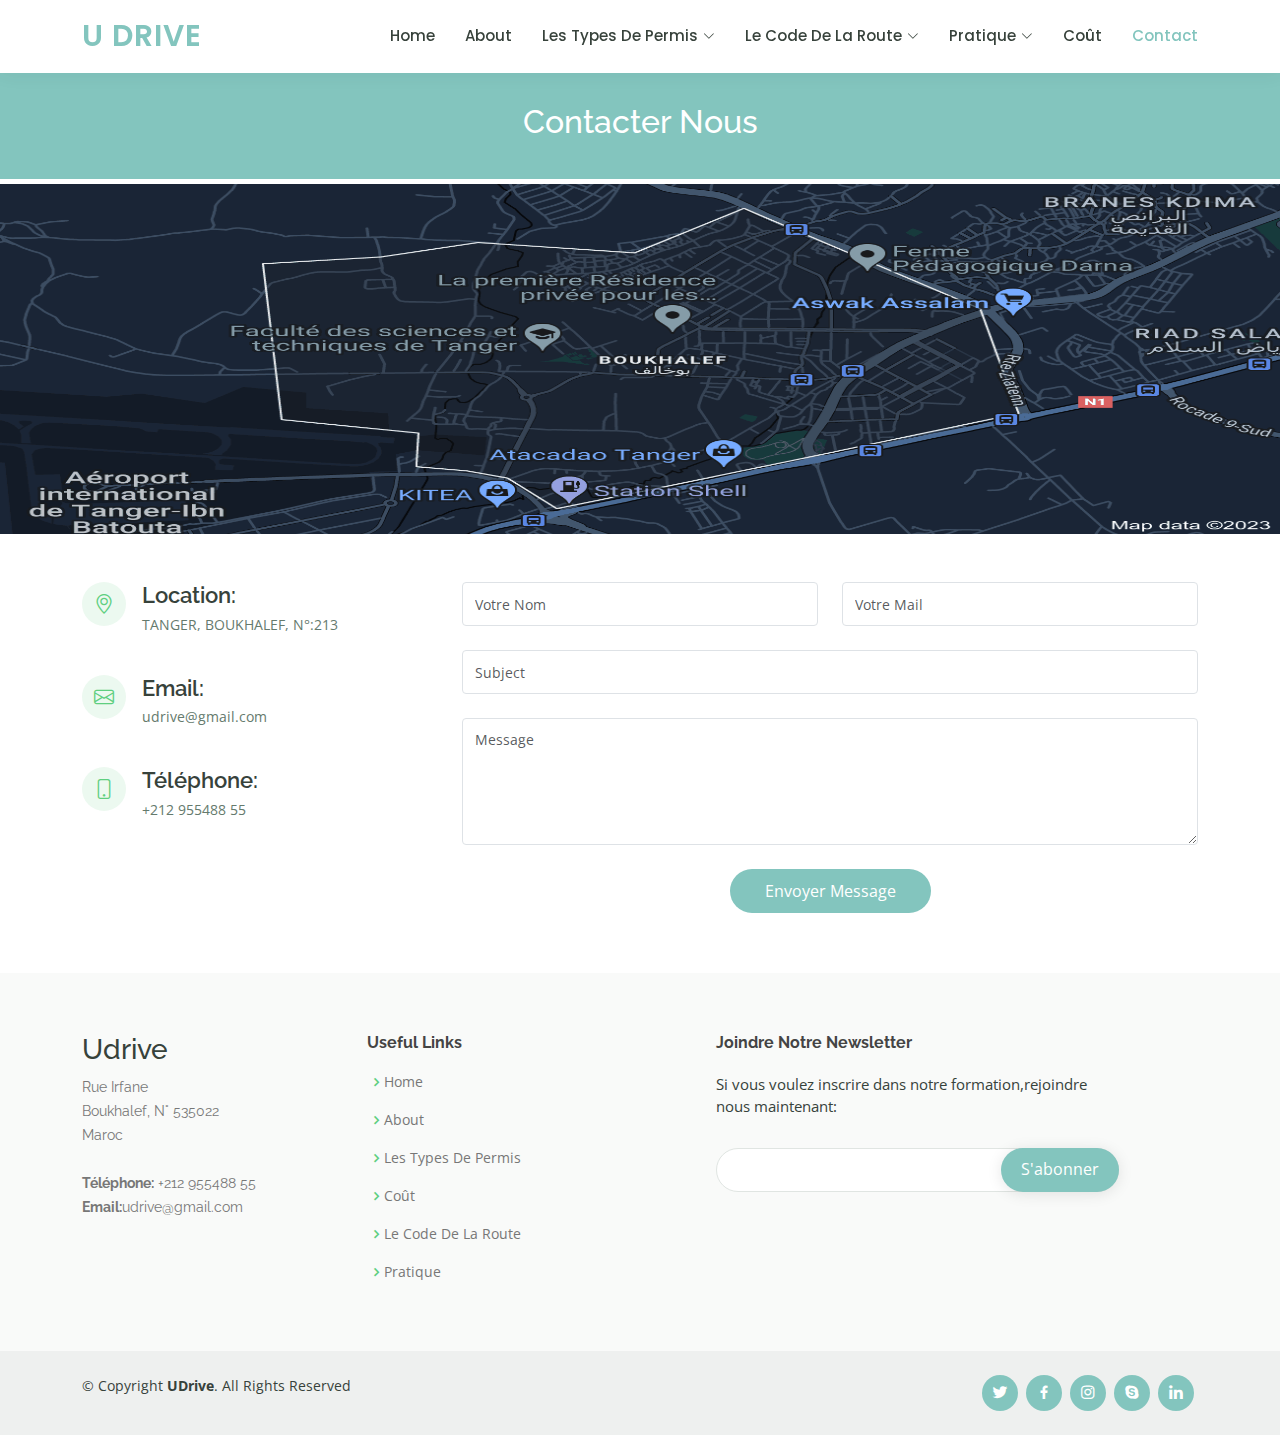
<file: contact.html>
<!DOCTYPE html>
<html lang="en">

<head>
  <meta charset="utf-8">
  <meta content="width=device-width, initial-scale=1.0" name="viewport">

  <title>U DRIVE - Platforme d'appretissage du code routier</title>
  <meta content="" name="description">
  <meta content="" name="keywords">

  <!-- Favicons -->
  <link href="assets/img/logo.png" rel="icon">
  <link href="assets/img/apple-touch-icon.png" rel="apple-touch-icon">

  <!-- Google Fonts -->
  <link href="https://fonts.googleapis.com/css?family=Open+Sans:300,300i,400,400i,600,600i,700,700i|Raleway:300,300i,400,400i,500,500i,600,600i,700,700i|Poppins:300,300i,400,400i,500,500i,600,600i,700,700i" rel="stylesheet">

  <!-- Vendor CSS Files -->
  <link href="assets/vendor/animate.css/animate.min.css" rel="stylesheet">
  <link href="assets/vendor/aos/aos.css" rel="stylesheet">
  <link href="assets/vendor/bootstrap/css/bootstrap.min.css" rel="stylesheet">
  <link href="assets/vendor/bootstrap-icons/bootstrap-icons.css" rel="stylesheet">
  <link href="assets/vendor/boxicons/css/boxicons.min.css" rel="stylesheet">
  <link href="assets/vendor/remixicon/remixicon.css" rel="stylesheet">
  <link href="assets/vendor/swiper/swiper-bundle.min.css" rel="stylesheet">

  <!-- Template Main CSS File -->
  <link href="assets/css/style.css" rel="stylesheet">

  <!-- =======================================================
  * Template Name: Mentor
  * Updated: May 30 2023 with Bootstrap v5.3.0
  * Template URL: https://bootstrapmade.com/mentor-free-education-bootstrap-theme/
  * Author: BootstrapMade.com
  * License: https://bootstrapmade.com/license/
  ======================================================== -->
</head>

<body>

  <!-- ======= Header ======= -->
  <header id="header" class="fixed-top">
    <div class="container d-flex align-items-center">

      <h1 class="logo me-auto"><a href="index.html">U DRIVE</a></h1>
      <!-- Uncomment below if you prefer to use an image logo -->
      <!-- <a href="index.html" class="logo me-auto"><img src="assets/img/logo.png" alt="" class="img-fluid"></a>-->

      <nav id="navbar" class="navbar order-last order-lg-0">
        <ul>
          <li><a href="index.html">Home</a></li>
          <li><a href="about.html">About</a></li>
          <!-- <li><a href="courses.html">A Propos de Permis</a></li> -->
          <li class="dropdown"><a href="#" href="trainers.html"><span>Les Types De Permis</span> <i class="bi bi-chevron-down"></i></a>
            <ul>
              <li><a href="apermis.html">Les Permis De Catégorie A</a></li>   
              <li><a href="trainers.html">Les Permis De Catégorie B</a></li>
              <li><a href="#">Les Permis De Catégorie AM</a></li>
              <li><a href="#">Les Permis De Catégorie A1</a></li>
           
              <li><a href="#">Les Permis De Catégorie C</a></li>
              <li><a href="#">Les Permis De Catégorie D</a></li>
              <li><a href="#">Les Permis De Catégorie E B </a></li>
              <li><a href="#">Les Permis De Catégorie E C</a></li>
              <li><a href="#">Les Permis De Catégorie E D</a></li>
              </ul>
          </li>

           
          
          <li class="dropdown"><a href="#"  href="events.html" ><span>Le Code De La Route</span> <i class="bi bi-chevron-down"></i></a>

            <ul>
              <li class="dropdown"><a href="#"><span>Signalisation</span> <i class="bi bi-chevron-right"></i></a>
                <ul>
                  <li><a href="interdiction.html">Interdiction</a></li>
                  <li><a href="events.html">Signalisation Verticale</a></li>
                  <li><a href="#">Signalisation Horizontale</a></li>
                  <li><a href="#">Danger</a></li>
                  <li><a href="#">Obligation</a></li>
                  <li><a href="#">Directions Routières</a></li>
                  <li><a href="#">Temporaire</a></li>
                  <li><a href="#">Lignes</a></li>
                  <li><a href="#">Flèches</a></li>
                </ul>
              </li>
              <li><a href="#">Les Feux</a></li>
              <li><a href="#">Les Priorites De Passage</a></li>
              <li><a href="#">L'Arret-Le Stationnement </a></li>
              <li><a href="#">La Vitesse </a></li>
              <li><a href="#">Les regles de Circulation </a></li>
              <li><a href="#">Le Croisement-le Depassement </a></li>
              <li><a href="#">L'Autoroute</a></li>
              <li><a href="#">Les Accidents </a></li>
              <li><a href="#">Le Conducteur </a></li>
              <li><a href="#">Le vehicule </a></li>
              </ul>
          </li>
         
<li class="dropdown"><a href="#"><span>Pratique</span> <i class="bi bi-chevron-down"></i></a>
            <ul>
              <li><a href="#">Drop Down 1</a></li>
              <li><a href="#">Drop Down 2</a></li>
              <li><a href="#">Drop Down 3</a></li>
              <li><a href="#">Drop Down 4</a></li>
            </ul>
          </li>
             <li><a    href="pricing.html">Coût</a></li>    
          <li><a class="active"   href="contact.html">Contact</a></li>
        </ul>
        <i class="bi bi-list mobile-nav-toggle"></i>
      </nav><!-- .navbar -->

      <!-- <a href="courses.html" class="get-started-btn">Get Started</a> -->

    </div>
  </header><!-- End Header -->

  <main id="main">

    <!-- ======= Breadcrumbs ======= -->
    <div class="breadcrumbs" data-aos="fade-in">
      <div class="container">
        <h2>Contacter Nous</h2>
        <p>
      </div>
    </div><!-- End Breadcrumbs -->

    <!-- ======= Contact Section ======= -->
    <section id="contact" class="contact">
      <div data-aos="fade-up">
        <img style="border:0; width: 100%; height: 350px;" src="assets/img/pos.png" frameborder="0" allowfullscreen></img>
      </div>

      <div class="container" data-aos="fade-up">

        <div class="row mt-5">

          <div class="col-lg-4">
            <div class="info">
              <div class="address">
                <i class="bi bi-geo-alt"></i>
                <h4>Location:</h4>
                <p>TANGER, BOUKHALEF, N°:213</p>
              </div>

              <div class="email">
                <i class="bi bi-envelope"></i>
                <h4>Email:</h4>
                <p>udrive@gmail.com</p>
              </div>

              <div class="phone">
                <i class="bi bi-phone"></i>
                <h4>Téléphone:</h4>
                <p>+212 955488 55</p>
              </div>

            </div>

          </div>

          <div class="col-lg-8 mt-5 mt-lg-0">

            <form action="forms/contact.php" method="post" role="form" class="php-email-form">
              <div class="row">
                <div class="col-md-6 form-group">
                  <input type="text" name="name" class="form-control" id="name" placeholder="Votre Nom" required>
                </div>
                <div class="col-md-6 form-group mt-3 mt-md-0">
                  <input type="email" class="form-control" name="email" id="email" placeholder="Votre Mail" required>
                </div>
              </div>
              <div class="form-group mt-3">
                <input type="text" class="form-control" name="subject" id="subject" placeholder="Subject" required>
              </div>
              <div class="form-group mt-3">
                <textarea class="form-control" name="message" rows="5" placeholder="Message" required></textarea>
              </div>
              <div class="my-3">
                <div class="loading">Loading</div>
                <div class="error-message"></div>
                <div class="sent-message">Your message has been sent. Thank you!</div>
              </div>
              <div class="text-center"><button type="submit">Envoyer Message</button></div>
            </form>

          </div>

        </div>

      </div>
    </section><!-- End Contact Section -->

  </main><!-- End #main -->

  <!-- ======= Footer ======= -->
  <footer id="footer">

    <div class="footer-top">
      <div class="container">
        <div class="row">

          <div class="col-lg-3 col-md-6 footer-contact">
            <h3>Udrive</h3>
            <p>
              Rue Irfane <br>
              Boukhalef, N° 535022<br>
              Maroc <br><br>
              <strong>Téléphone:</strong> +212 955488 55<br>
              <strong>Email:</strong>udrive@gmail.com<br>
            </p>
          </div>

          <div class="col-lg-2 col-md-6 footer-links">
            <h4>Useful Links</h4>
            <ul>
              <li><i class="bx bx-chevron-right"></i> <a href="#">Home</a></li>
              <li><i class="bx bx-chevron-right"></i> <a href="#">About</a></li>
              
              <li><i class="bx bx-chevron-right"></i> <a href="#">Les Types De Permis</a></li>
              <li><i class="bx bx-chevron-right"></i> <a href="#">Coût</a></li>
              <li><i class="bx bx-chevron-right"></i> <a href="#">Le Code De La Route</a></li>
              <li><i class="bx bx-chevron-right"></i> <a href="#">Pratique</a></li>
              
            </ul>
          </div>

          

          <div class="col-lg-4 col-md-6 footer-newsletter">
            <h4>Joindre Notre Newsletter</h4>
            <p>Si vous voulez inscrire dans notre formation,rejoindre nous maintenant: </p>
            <form action="" method="post">
              <input type="email" name="email"><input type="submit" value="S'abonner">
            </form>
          </div>

        </div>
      </div>
    </div>

    <div class="container d-md-flex py-4">

      <div class="me-md-auto text-center text-md-start">
        <div class="copyright">
          &copy; Copyright <strong><span>UDrive</span></strong>. All Rights Reserved
        </div>
        
      </div>
      <div class="social-links text-center text-md-right pt-3 pt-md-0">
        <a href="#" class="twitter"><i class="bx bxl-twitter"></i></a>
        <a href="#" class="facebook"><i class="bx bxl-facebook"></i></a>
        <a href="#" class="instagram"><i class="bx bxl-instagram"></i></a>
        <a href="#" class="google-plus"><i class="bx bxl-skype"></i></a>
        <a href="#" class="linkedin"><i class="bx bxl-linkedin"></i></a>
      </div>
    </div>
  </footer><!-- End Footer -->

  <div id="preloader"></div>
  <a href="#" class="back-to-top d-flex align-items-center justify-content-center"><i class="bi bi-arrow-up-short"></i></a>

  <!-- Vendor JS Files -->
  <script src="assets/vendor/purecounter/purecounter_vanilla.js"></script>
  <script src="assets/vendor/aos/aos.js"></script>
  <script src="assets/vendor/bootstrap/js/bootstrap.bundle.min.js"></script>
  <script src="assets/vendor/swiper/swiper-bundle.min.js"></script>
  <script src="assets/vendor/php-email-form/validate.js"></script>

  <!-- Template Main JS File -->
  <script src="assets/js/main.js"></script>

</body>

</html>
</file>
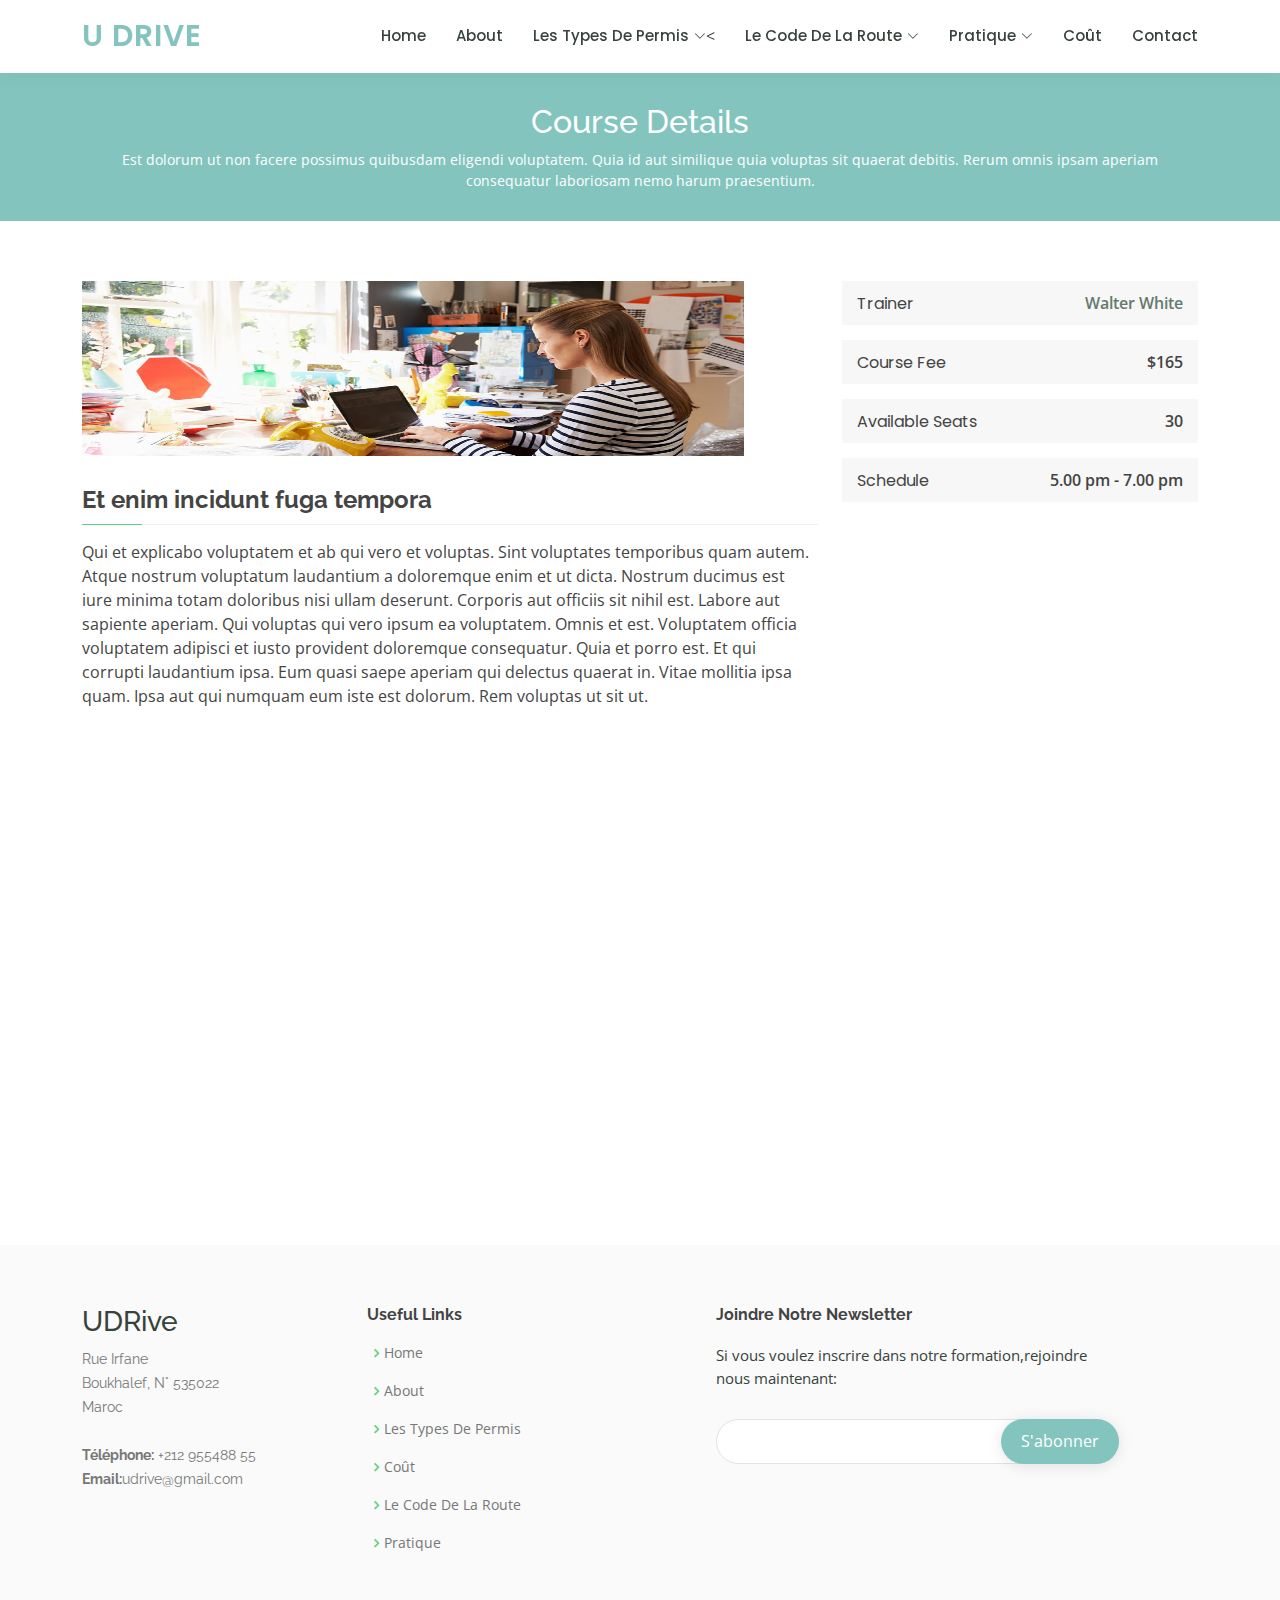
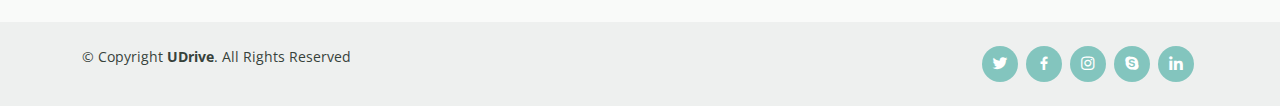
<file: course-details.html>
<!DOCTYPE html>
<html lang="en">

<head>
  <meta charset="utf-8">
  <meta content="width=device-width, initial-scale=1.0" name="viewport">

  <title>U DRIVE - Platforme d'appretissage du code routier</title>
  <meta content="" name="description">
  <meta content="" name="keywords">

  <!-- Favicons -->
  <link href="assets/img/logo.png" rel="icon">
  <link href="assets/img/apple-touch-icon.png" rel="apple-touch-icon">

  <!-- Google Fonts -->
  <link href="https://fonts.googleapis.com/css?family=Open+Sans:300,300i,400,400i,600,600i,700,700i|Raleway:300,300i,400,400i,500,500i,600,600i,700,700i|Poppins:300,300i,400,400i,500,500i,600,600i,700,700i" rel="stylesheet">

  <!-- Vendor CSS Files -->
  <link href="assets/vendor/animate.css/animate.min.css" rel="stylesheet">
  <link href="assets/vendor/aos/aos.css" rel="stylesheet">
  <link href="assets/vendor/bootstrap/css/bootstrap.min.css" rel="stylesheet">
  <link href="assets/vendor/bootstrap-icons/bootstrap-icons.css" rel="stylesheet">
  <link href="assets/vendor/boxicons/css/boxicons.min.css" rel="stylesheet">
  <link href="assets/vendor/remixicon/remixicon.css" rel="stylesheet">
  <link href="assets/vendor/swiper/swiper-bundle.min.css" rel="stylesheet">

  <!-- Template Main CSS File -->
  <link href="assets/css/style.css" rel="stylesheet">

  <!-- =======================================================
  * Template Name: Mentor
  * Updated: May 30 2023 with Bootstrap v5.3.0
  * Template URL: https://bootstrapmade.com/mentor-free-education-bootstrap-theme/
  * Author: BootstrapMade.com
  * License: https://bootstrapmade.com/license/
  ======================================================== -->
</head>

<body>

  <!-- ======= Header ======= -->
  <header id="header" class="fixed-top">
    <div class="container d-flex align-items-center">

      <h1 class="logo me-auto"><a href="index.html">U DRIVE</a></h1>
      <!-- Uncomment below if you prefer to use an image logo -->
      <!-- <a href="index.html" class="logo me-auto"><img src="assets/img/logo.png" alt="" class="img-fluid"></a>-->

      <nav id="navbar" class="navbar order-last order-lg-0">
        <ul>
          <li><a href="index.html">Home</a></li>
          <li><a href="about.html">About</a></li>
          <!-- <li><a class="active"   href="courses.html">A Propos de Permis</a></li> -->
          <li class="dropdown"><a href="#" href="trainers.html"><span>Les Types De Permis</span> <i class="bi bi-chevron-down"></i></a>
            <ul>
              <li><a href="apermis.html">Les Permis De Catégorie A</a></li>   
              <li><a href="trainers.html">Les Permis De Catégorie B</a></li>
              <li><a href="#">Les Permis De Catégorie AM</a></li>
              <li><a href="#">Les Permis De Catégorie A1</a></li>
             
              <li><a href="#">Les Permis De Catégorie C</a></li>
              <li><a href="#">Les Permis De Catégorie D</a></li>
              <li><a href="#">Les Permis De Catégorie E B </a></li>
              <li><a href="#">Les Permis De Catégorie E C</a></li>
              <li><a href="#">Les Permis De Catégorie E D</a></li>
              </ul>
          </li>

       
          
<<li class="dropdown"><a href="#"  href="events.html" ><span>Le Code De La Route</span> <i class="bi bi-chevron-down"></i></a>

  <ul>
    <li class="dropdown"><a href="#"><span>Signalisation</span> <i class="bi bi-chevron-right"></i></a>
      <ul>
        <li><a href="interdiction.html">Interdiction</a></li>
        <li><a href="events.html">Signalisation Verticale</a></li>
        <li><a href="#">Signalisation Horizontale</a></li>
        <li><a href="#">Danger</a></li>
        <li><a href="#">Obligation</a></li>
        <li><a href="#">Directions Routières</a></li>
        <li><a href="#">Temporaire</a></li>
        <li><a href="#">Lignes</a></li>
        <li><a href="#">Flèches</a></li>
      </ul>
    </li>
    <li><a href="#">Les Feux</a></li>
    <li><a href="#">Les Priorites De Passage</a></li>
    <li><a href="#">L'Arret-Le Stationnement </a></li>
    <li><a href="#">La Vitesse </a></li>
    <li><a href="#">Les regles de Circulation </a></li>
    <li><a href="#">Le Croisement-le Depassement </a></li>
    <li><a href="#">L'Autoroute</a></li>
    <li><a href="#">Les Accidents </a></li>
    <li><a href="#">Le Conducteur </a></li>
    <li><a href="#">Le vehicule </a></li>
    </ul>
</li>
         
<li class="dropdown"><a href="#"><span>Pratique</span> <i class="bi bi-chevron-down"></i></a>
            <ul>
              <li><a href="#">Drop Down 1</a></li>
              <li class="dropdown"><a href="#"><span>Deep Drop Down</span> <i class="bi bi-chevron-right"></i></a>
                <ul>
                  <li><a href="#">Deep Drop Down 1</a></li>
                  <li><a href="#">Deep Drop Down 2</a></li>
                  <li><a href="#">Deep Drop Down 3</a></li>
                  <li><a href="#">Deep Drop Down 4</a></li>
                  <li><a href="#">Deep Drop Down 5</a></li>
                </ul>
              </li>
              <li><a href="#">Drop Down 2</a></li>
              <li><a href="#">Drop Down 3</a></li>
              <li><a href="#">Drop Down 4</a></li>
            </ul>
          </li> 
             <li><a    href="pricing.html">Coût</a></li>       
          <li><a href="contact.html">Contact</a></li>
        </ul>
        <i class="bi bi-list mobile-nav-toggle"></i>
      </nav><!-- .navbar -->

      <!-- <a href="courses.html" class="get-started-btn">Get Started</a> -->

    </div>
  </header><!-- End Header -->

  <main id="main">

    <!-- ======= Breadcrumbs ======= -->
    <div class="breadcrumbs" data-aos="fade-in">
      <div class="container">
        <h2>Course Details</h2>
        <p>Est dolorum ut non facere possimus quibusdam eligendi voluptatem. Quia id aut similique quia voluptas sit quaerat debitis. Rerum omnis ipsam aperiam consequatur laboriosam nemo harum praesentium. </p>
      </div>
    </div><!-- End Breadcrumbs -->

    <!-- ======= Cource Details Section ======= -->
    <section id="course-details" class="course-details">
      <div class="container" data-aos="fade-up">

        <div class="row">
          <div class="col-lg-8">
            <img src="assets/img/course-details.jpg" class="img-fluid" alt="">
            <h3>Et enim incidunt fuga tempora</h3>
            <p>
              Qui et explicabo voluptatem et ab qui vero et voluptas. Sint voluptates temporibus quam autem. Atque nostrum voluptatum laudantium a doloremque enim et ut dicta. Nostrum ducimus est iure minima totam doloribus nisi ullam deserunt. Corporis aut officiis sit nihil est. Labore aut sapiente aperiam.
              Qui voluptas qui vero ipsum ea voluptatem. Omnis et est. Voluptatem officia voluptatem adipisci et iusto provident doloremque consequatur. Quia et porro est. Et qui corrupti laudantium ipsa.
              Eum quasi saepe aperiam qui delectus quaerat in. Vitae mollitia ipsa quam. Ipsa aut qui numquam eum iste est dolorum. Rem voluptas ut sit ut.
            </p>
          </div>
          <div class="col-lg-4">

            <div class="course-info d-flex justify-content-between align-items-center">
              <h5>Trainer</h5>
              <p><a href="#">Walter White</a></p>
            </div>

            <div class="course-info d-flex justify-content-between align-items-center">
              <h5>Course Fee</h5>
              <p>$165</p>
            </div>

            <div class="course-info d-flex justify-content-between align-items-center">
              <h5>Available Seats</h5>
              <p>30</p>
            </div>

            <div class="course-info d-flex justify-content-between align-items-center">
              <h5>Schedule</h5>
              <p>5.00 pm - 7.00 pm</p>
            </div>

          </div>
        </div>

      </div>
    </section><!-- End Cource Details Section -->

    <!-- ======= Cource Details Tabs Section ======= -->
    <section id="cource-details-tabs" class="cource-details-tabs">
      <div class="container" data-aos="fade-up">

        <div class="row">
          <div class="col-lg-3">
            <ul class="nav nav-tabs flex-column">
              <li class="nav-item">
                <a class="nav-link active show" data-bs-toggle="tab" href="#tab-1">Modi sit est</a>
              </li>
              <li class="nav-item">
                <a class="nav-link" data-bs-toggle="tab" href="#tab-2">Unde praesentium sed</a>
              </li>
              <li class="nav-item">
                <a class="nav-link" data-bs-toggle="tab" href="#tab-3">Pariatur explicabo vel</a>
              </li>
              <li class="nav-item">
                <a class="nav-link" data-bs-toggle="tab" href="#tab-4">Nostrum qui quasi</a>
              </li>
              <li class="nav-item">
                <a class="nav-link" data-bs-toggle="tab" href="#tab-5">Iusto ut expedita aut</a>
              </li>
            </ul>
          </div>
          <div class="col-lg-9 mt-4 mt-lg-0">
            <div class="tab-content">
              <div class="tab-pane active show" id="tab-1">
                <div class="row">
                  <div class="col-lg-8 details order-2 order-lg-1">
                    <h3>Architecto ut aperiam autem id</h3>
                    <p class="fst-italic">Qui laudantium consequatur laborum sit qui ad sapiente dila parde sonata raqer a videna mareta paulona marka</p>
                    <p>Et nobis maiores eius. Voluptatibus ut enim blanditiis atque harum sint. Laborum eos ipsum ipsa odit magni. Incidunt hic ut molestiae aut qui. Est repellat minima eveniet eius et quis magni nihil. Consequatur dolorem quaerat quos qui similique accusamus nostrum rem vero</p>
                  </div>
                  <div class="col-lg-4 text-center order-1 order-lg-2">
                    <img src="assets/img/course-details-tab-1.png" alt="" class="img-fluid">
                  </div>
                </div>
              </div>
              <div class="tab-pane" id="tab-2">
                <div class="row">
                  <div class="col-lg-8 details order-2 order-lg-1">
                    <h3>Et blanditiis nemo veritatis excepturi</h3>
                    <p class="fst-italic">Qui laudantium consequatur laborum sit qui ad sapiente dila parde sonata raqer a videna mareta paulona marka</p>
                    <p>Ea ipsum voluptatem consequatur quis est. Illum error ullam omnis quia et reiciendis sunt sunt est. Non aliquid repellendus itaque accusamus eius et velit ipsa voluptates. Optio nesciunt eaque beatae accusamus lerode pakto madirna desera vafle de nideran pal</p>
                  </div>
                  <div class="col-lg-4 text-center order-1 order-lg-2">
                    <img src="assets/img/course-details-tab-2.png" alt="" class="img-fluid">
                  </div>
                </div>
              </div>
              <div class="tab-pane" id="tab-3">
                <div class="row">
                  <div class="col-lg-8 details order-2 order-lg-1">
                    <h3>Impedit facilis occaecati odio neque aperiam sit</h3>
                    <p class="fst-italic">Eos voluptatibus quo. Odio similique illum id quidem non enim fuga. Qui natus non sunt dicta dolor et. In asperiores velit quaerat perferendis aut</p>
                    <p>Iure officiis odit rerum. Harum sequi eum illum corrupti culpa veritatis quisquam. Neque necessitatibus illo rerum eum ut. Commodi ipsam minima molestiae sed laboriosam a iste odio. Earum odit nesciunt fugiat sit ullam. Soluta et harum voluptatem optio quae</p>
                  </div>
                  <div class="col-lg-4 text-center order-1 order-lg-2">
                    <img src="assets/img/course-details-tab-3.png" alt="" class="img-fluid">
                  </div>
                </div>
              </div>
              <div class="tab-pane" id="tab-4">
                <div class="row">
                  <div class="col-lg-8 details order-2 order-lg-1">
                    <h3>Fuga dolores inventore laboriosam ut est accusamus laboriosam dolore</h3>
                    <p class="fst-italic">Totam aperiam accusamus. Repellat consequuntur iure voluptas iure porro quis delectus</p>
                    <p>Eaque consequuntur consequuntur libero expedita in voluptas. Nostrum ipsam necessitatibus aliquam fugiat debitis quis velit. Eum ex maxime error in consequatur corporis atque. Eligendi asperiores sed qui veritatis aperiam quia a laborum inventore</p>
                  </div>
                  <div class="col-lg-4 text-center order-1 order-lg-2">
                    <img src="assets/img/course-details-tab-4.png" alt="" class="img-fluid">
                  </div>
                </div>
              </div>
              <div class="tab-pane" id="tab-5">
                <div class="row">
                  <div class="col-lg-8 details order-2 order-lg-1">
                    <h3>Est eveniet ipsam sindera pad rone matrelat sando reda</h3>
                    <p class="fst-italic">Omnis blanditiis saepe eos autem qui sunt debitis porro quia.</p>
                    <p>Exercitationem nostrum omnis. Ut reiciendis repudiandae minus. Omnis recusandae ut non quam ut quod eius qui. Ipsum quia odit vero atque qui quibusdam amet. Occaecati sed est sint aut vitae molestiae voluptate vel</p>
                  </div>
                  <div class="col-lg-4 text-center order-1 order-lg-2">
                    <img src="assets/img/course-details-tab-5.png" alt="" class="img-fluid">
                  </div>
                </div>
              </div>
            </div>
          </div>
        </div>

      </div>
    </section><!-- End Cource Details Tabs Section -->

  </main><!-- End #main -->

  <!-- ======= Footer ======= -->
  <footer id="footer">

    <div class="footer-top">
      <div class="container">
        <div class="row">

          <div class="col-lg-3 col-md-6 footer-contact">
            <h3>UDRive</h3>
            <p>
              Rue Irfane <br>
              Boukhalef, N° 535022<br>
              Maroc <br><br>
              <strong>Téléphone:</strong> +212 955488 55<br>
              <strong>Email:</strong>udrive@gmail.com<br>
            </p>
          </div>
          <div class="col-lg-2 col-md-6 footer-links">
            <h4>Useful Links</h4>
            <ul>
              <li><i class="bx bx-chevron-right"></i> <a href="#">Home</a></li>
              <li><i class="bx bx-chevron-right"></i> <a href="#">About</a></li>
            
              <li><i class="bx bx-chevron-right"></i> <a href="#">Les Types De Permis</a></li>
              <li><i class="bx bx-chevron-right"></i> <a href="#">Coût</a></li>
              <li><i class="bx bx-chevron-right"></i> <a href="#">Le Code De La Route</a></li>
              <li><i class="bx bx-chevron-right"></i> <a href="#">Pratique</a></li>
              
            </ul>
          </div>

          


          <div class="col-lg-4 col-md-6 footer-newsletter">
            <h4>Joindre Notre Newsletter</h4>
            <p>Si vous voulez inscrire dans notre formation,rejoindre nous maintenant: </p>
            <form action="" method="post">
              <input type="email" name="email"><input type="submit" value="S'abonner">
            </form>
          </div>

        </div>
      </div>
    </div>

    <div class="container d-md-flex py-4">

      <div class="me-md-auto text-center text-md-start">
        <div class="copyright">
          &copy; Copyright <strong><span>UDrive</span></strong>. All Rights Reserved
        </div>
        
      </div>
      <div class="social-links text-center text-md-right pt-3 pt-md-0">
        <a href="#" class="twitter"><i class="bx bxl-twitter"></i></a>
        <a href="#" class="facebook"><i class="bx bxl-facebook"></i></a>
        <a href="#" class="instagram"><i class="bx bxl-instagram"></i></a>
        <a href="#" class="google-plus"><i class="bx bxl-skype"></i></a>
        <a href="#" class="linkedin"><i class="bx bxl-linkedin"></i></a>
      </div>
    </div>
  </footer><!-- End Footer -->

  <div id="preloader"></div>
  <a href="#" class="back-to-top d-flex align-items-center justify-content-center"><i class="bi bi-arrow-up-short"></i></a>

  <!-- Vendor JS Files -->
  <script src="assets/vendor/purecounter/purecounter_vanilla.js"></script>
  <script src="assets/vendor/aos/aos.js"></script>
  <script src="assets/vendor/bootstrap/js/bootstrap.bundle.min.js"></script>
  <script src="assets/vendor/swiper/swiper-bundle.min.js"></script>
  <script src="assets/vendor/php-email-form/validate.js"></script>

  <!-- Template Main JS File -->
  <script src="assets/js/main.js"></script>

</body>

</html>
</file>
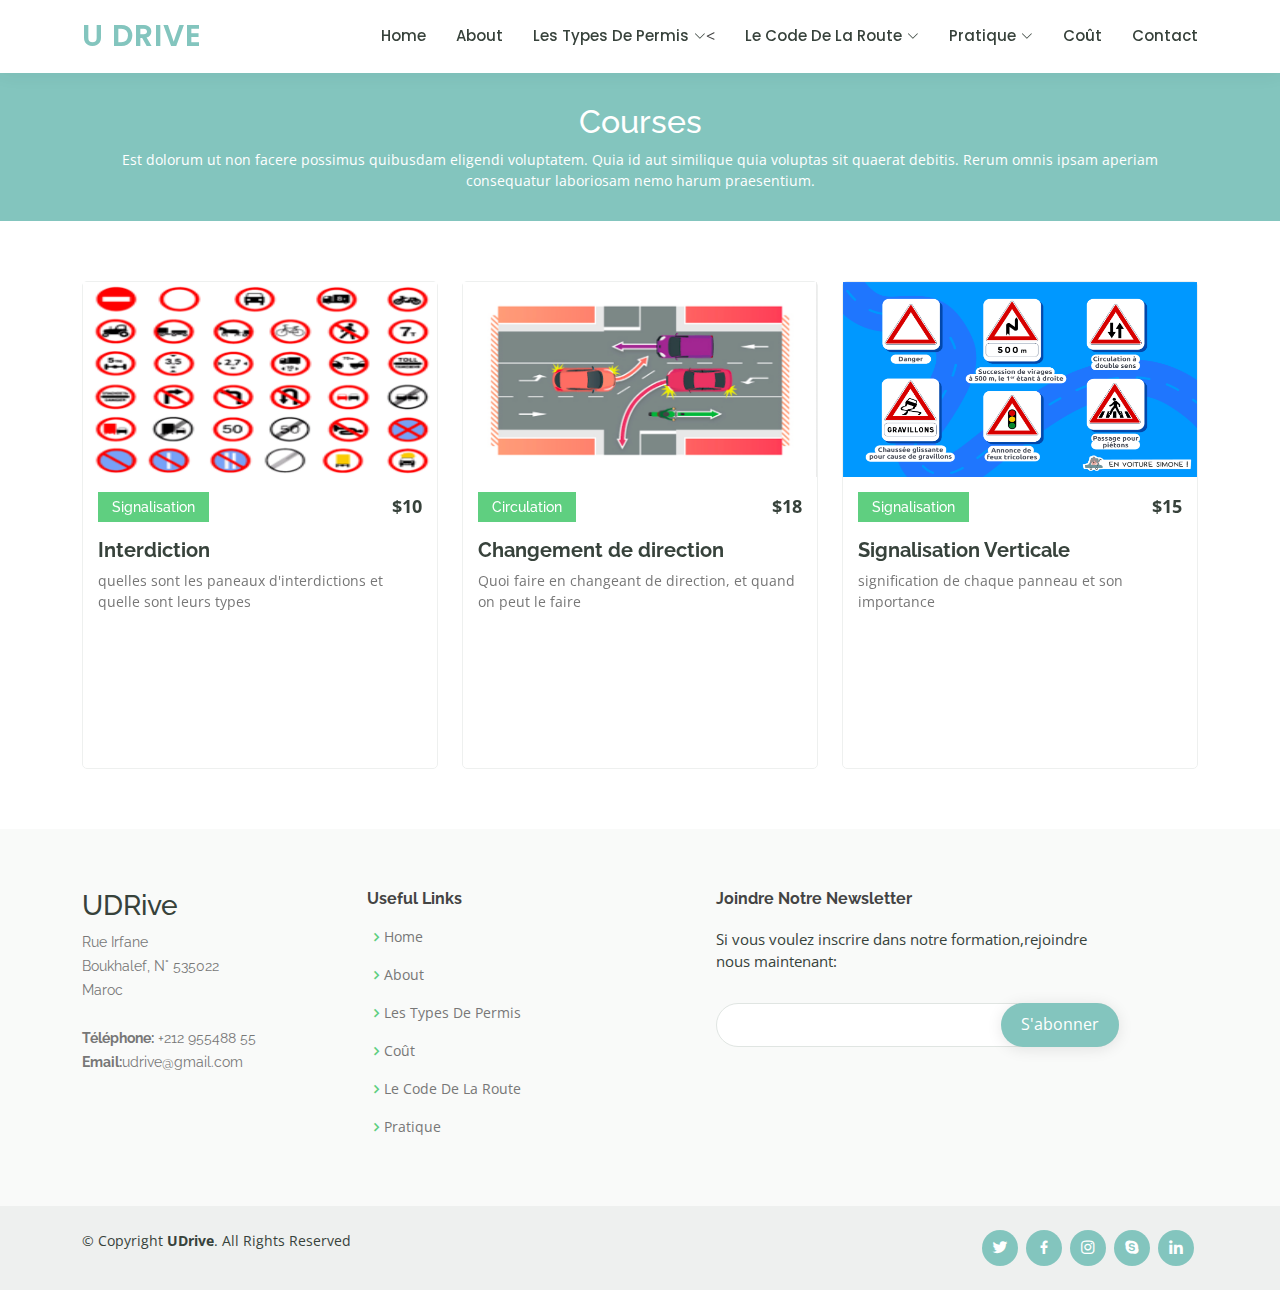
<file: courses.html>
<!DOCTYPE html>
<html lang="en">

<head>
  <meta charset="utf-8">
  <meta content="width=device-width, initial-scale=1.0" name="viewport">

  <title>U DRIVE - Platforme d'appretissage du code routier</title>
  <meta content="" name="description">
  <meta content="" name="keywords">

  <!-- Favicons -->
  <link href="assets/img/logo.png" rel="icon">
  <link href="assets/img/apple-touch-icon.png" rel="apple-touch-icon">

  <!-- Google Fonts -->
  <link href="https://fonts.googleapis.com/css?family=Open+Sans:300,300i,400,400i,600,600i,700,700i|Raleway:300,300i,400,400i,500,500i,600,600i,700,700i|Poppins:300,300i,400,400i,500,500i,600,600i,700,700i" rel="stylesheet">

  <!-- Vendor CSS Files -->
  <link href="assets/vendor/animate.css/animate.min.css" rel="stylesheet">
  <link href="assets/vendor/aos/aos.css" rel="stylesheet">
  <link href="assets/vendor/bootstrap/css/bootstrap.min.css" rel="stylesheet">
  <link href="assets/vendor/bootstrap-icons/bootstrap-icons.css" rel="stylesheet">
  <link href="assets/vendor/boxicons/css/boxicons.min.css" rel="stylesheet">
  <link href="assets/vendor/remixicon/remixicon.css" rel="stylesheet">
  <link href="assets/vendor/swiper/swiper-bundle.min.css" rel="stylesheet">

  <!-- Template Main CSS File -->
  <link href="assets/css/style.css" rel="stylesheet">

  <!-- =======================================================
  * Template Name: Mentor
  * Updated: May 30 2023 with Bootstrap v5.3.0
  * Template URL: https://bootstrapmade.com/mentor-free-education-bootstrap-theme/
  * Author: BootstrapMade.com
  * License: https://bootstrapmade.com/license/
  ======================================================== -->
</head>

<body>

  <!-- ======= Header ======= -->
  <header id="header" class="fixed-top">
    <div class="container d-flex align-items-center">

      <h1 class="logo me-auto"><a href="index.html">U DRIVE</a></h1>
      <!-- Uncomment below if you prefer to use an image logo -->
      <!-- <a href="index.html" class="logo me-auto"><img src="assets/img/logo.png" alt="" class="img-fluid"></a>-->

      <nav id="navbar" class="navbar order-last order-lg-0">
        <ul>
          <li><a href="index.html">Home</a></li>
          <li><a href="about.html">About</a></li>
          <!-- <li><a class="active"   href="courses.html">A Propos de Permis</a></li> -->
          <li class="dropdown"><a href="#" href="trainers.html"><span>Les Types De Permis</span> <i class="bi bi-chevron-down"></i></a>
            <ul>
              <li><a href="apermis.html">Les Permis De Catégorie A</a></li>   
              <li><a href="trainers.html">Les Permis De Catégorie B</a></li>
              <li><a href="#">Les Permis De Catégorie AM</a></li>
              <li><a href="#">Les Permis De Catégorie A1</a></li>
             
              <li><a href="#">Les Permis De Catégorie C</a></li>
              <li><a href="#">Les Permis De Catégorie D</a></li>
              <li><a href="#">Les Permis De Catégorie E B </a></li>
              <li><a href="#">Les Permis De Catégorie E C</a></li>
              <li><a href="#">Les Permis De Catégorie E D</a></li>
              </ul>
          </li>

                
          
<<li class="dropdown"><a href="#"  href="events.html" ><span>Le Code De La Route</span> <i class="bi bi-chevron-down"></i></a>

  <ul>
    <li class="dropdown"><a href="#"><span>Signalisation</span> <i class="bi bi-chevron-right"></i></a>
      <ul>
        <li><a href="interdiction.html">Interdiction</a></li>
        <li><a href="events.html">Signalisation Verticale</a></li>
        <li><a href="#">Signalisation Horizontale</a></li>
        <li><a href="#">Danger</a></li>
        <li><a href="#">Obligation</a></li>
        <li><a href="#">Directions Routières</a></li>
        <li><a href="#">Temporaire</a></li>
        <li><a href="#">Lignes</a></li>
        <li><a href="#">Flèches</a></li>
      </ul>
    </li>
    <li><a href="#">Les Feux</a></li>
    <li><a href="#">Les Priorites De Passage</a></li>
    <li><a href="#">L'Arret-Le Stationnement </a></li>
    <li><a href="#">La Vitesse </a></li>
    <li><a href="#">Les regles de Circulation </a></li>
    <li><a href="#">Le Croisement-le Depassement </a></li>
    <li><a href="#">L'Autoroute</a></li>
    <li><a href="#">Les Accidents </a></li>
    <li><a href="#">Le Conducteur </a></li>
    <li><a href="#">Le vehicule </a></li>
    </ul>
</li>
         
<li class="dropdown"><a href="#"><span>Pratique</span> <i class="bi bi-chevron-down"></i></a>
            <ul>
              <li><a href="#">Drop Down 1</a></li>
              <li class="dropdown"><a href="#"><span>Deep Drop Down</span> <i class="bi bi-chevron-right"></i></a>
                <ul>
                  <li><a href="#">Deep Drop Down 1</a></li>
                  <li><a href="#">Deep Drop Down 2</a></li>
                  <li><a href="#">Deep Drop Down 3</a></li>
                  <li><a href="#">Deep Drop Down 4</a></li>
                  <li><a href="#">Deep Drop Down 5</a></li>
                </ul>
              </li>
              <li><a href="#">Drop Down 2</a></li>
              <li><a href="#">Drop Down 3</a></li>
              <li><a href="#">Drop Down 4</a></li>
            </ul>
          </li>
          <li><a    href="pricing.html">Coût</a></li>  
          <li><a href="contact.html">Contact</a></li>
        </ul>
        <i class="bi bi-list mobile-nav-toggle"></i>
      </nav><!-- .navbar -->

      <!-- <a href="courses.html" class="get-started-btn">Get Started</a> -->

    </div>
  </header><!-- End Header -->

  <main id="main" data-aos="fade-in">

    <!-- ======= Breadcrumbs ======= -->
    <div class="breadcrumbs">
      <div class="container">
        <h2>Courses</h2>
        <p>Est dolorum ut non facere possimus quibusdam eligendi voluptatem. Quia id aut similique quia voluptas sit quaerat debitis. Rerum omnis ipsam aperiam consequatur laboriosam nemo harum praesentium. </p>
      </div>
    </div><!-- End Breadcrumbs -->

    <!-- ======= Courses Section ======= -->
    <section id="popular-courses" class="courses">
      <div class="container" data-aos="fade-up">
        <div class="row" data-aos="zoom-in" data-aos-delay="100">

          <div class="col-lg-4 col-md-6 d-flex align-items-stretch">
            <div class="course-item">
              <img src="assets/img/interdiction.png"   class="img-fluid" alt="...">
              <div class="course-content">
                <div class="d-flex justify-content-between align-items-center mb-3">
                  <h4>Signalisation</h4>
                  <p class="price">$10</p>
                </div>

                <h3><a href="interdiction.html">Interdiction</a></h3>
                <p>quelles sont les paneaux d'interdictions et quelle sont leurs types</p>
              </div>
            </div>
          </div> <!-- End Course Item-->

         

          <div class="col-lg-4 col-md-6 d-flex align-items-stretch mt-4 mt-lg-0">
            <div class="course-item">
              <img src="assets/img/change" class="img-fluid" alt="...">
              <div class="course-content">
                <div class="d-flex justify-content-between align-items-center mb-3">
                  <h4>Circulation</h4>
                  <p class="price">$18</p>
                </div>

                <h3><a href="course-details.html">Changement de direction</a></h3>
                <p>Quoi faire en changeant de direction, et quand on peut le faire</p>
                
              </div>
            </div>
          </div> <!-- End Course Item-->
 <div class="col-lg-4 col-md-6 d-flex align-items-stretch mt-4 mt-md-0">
            <div class="course-item">
              <img src="assets/img/ll.png" class="img-fluid" alt="...">
              <div class="course-content">
                <div class="d-flex justify-content-between align-items-center mb-3">
                  <h4>Signalisation</h4>
                  <p class="price">$15</p>
                </div>

                <h3><a href="events.html">Signalisation Verticale</a></h3>
                <p>signification de chaque panneau et son importance</p>
               
              </div>
            </div>
          </div> <!-- End Course Item-->
        </div>

      </div>
   </section>
    <!-- End Courses Section -->

  </main><!-- End #main -->

  <!-- ======= Footer ======= -->
  <footer id="footer">

    <div class="footer-top">
      <div class="container">
        <div class="row">

          <div class="col-lg-3 col-md-6 footer-contact">
            <h3>UDRive</h3>
            <p>
              Rue Irfane <br>
              Boukhalef, N° 535022<br>
              Maroc <br><br>
              <strong>Téléphone:</strong> +212 955488 55<br>
              <strong>Email:</strong>udrive@gmail.com<br>
            </p>
          </div>

          <div class="col-lg-2 col-md-6 footer-links">
            <h4>Useful Links</h4>
            <ul>
              <li><i class="bx bx-chevron-right"></i> <a href="#">Home</a></li>
              <li><i class="bx bx-chevron-right"></i> <a href="#">About </a></li>
              
              <li><i class="bx bx-chevron-right"></i> <a href="#">Les Types De Permis</a></li>
              <li><i class="bx bx-chevron-right"></i> <a href="#">Coût</a></li>
              <li><i class="bx bx-chevron-right"></i> <a href="#">Le Code De La Route</a></li>
              <li><i class="bx bx-chevron-right"></i> <a href="#">Pratique</a></li>
              
            </ul>
          </div>

          

          <div class="col-lg-4 col-md-6 footer-newsletter">
            <h4>Joindre Notre Newsletter</h4>
            <p>Si vous voulez inscrire dans notre formation,rejoindre nous maintenant: </p>
            <form action="" method="post">
              <input type="email" name="email"><input type="submit" value="S'abonner">
            </form>
          </div>
  
        </div>
      </div>
    </div>
  
    <div class="container d-md-flex py-4">
  
      <div class="me-md-auto text-center text-md-start">
        <div class="copyright">
          &copy; Copyright <strong><span>UDrive</span></strong>. All Rights Reserved
        </div>
        
      </div>
      <div class="social-links text-center text-md-right pt-3 pt-md-0">
        <a href="#" class="twitter"><i class="bx bxl-twitter"></i></a>
        <a href="#" class="facebook"><i class="bx bxl-facebook"></i></a>
        <a href="#" class="instagram"><i class="bx bxl-instagram"></i></a>
        <a href="#" class="google-plus"><i class="bx bxl-skype"></i></a>
        <a href="#" class="linkedin"><i class="bx bxl-linkedin"></i></a>
      </div>
    </div>
  </footer><!-- End Footer -->

  <div id="preloader"></div>
  <a href="#" class="back-to-top d-flex align-items-center justify-content-center"><i class="bi bi-arrow-up-short"></i></a>

  <!-- Vendor JS Files -->
  <script src="assets/vendor/purecounter/purecounter_vanilla.js"></script>
  <script src="assets/vendor/aos/aos.js"></script>
  <script src="assets/vendor/bootstrap/js/bootstrap.bundle.min.js"></script>
  <script src="assets/vendor/swiper/swiper-bundle.min.js"></script>
  <script src="assets/vendor/php-email-form/validate.js"></script>

  <!-- Template Main JS File -->
  <script src="assets/js/main.js"></script>

</body>

</html>
</file>
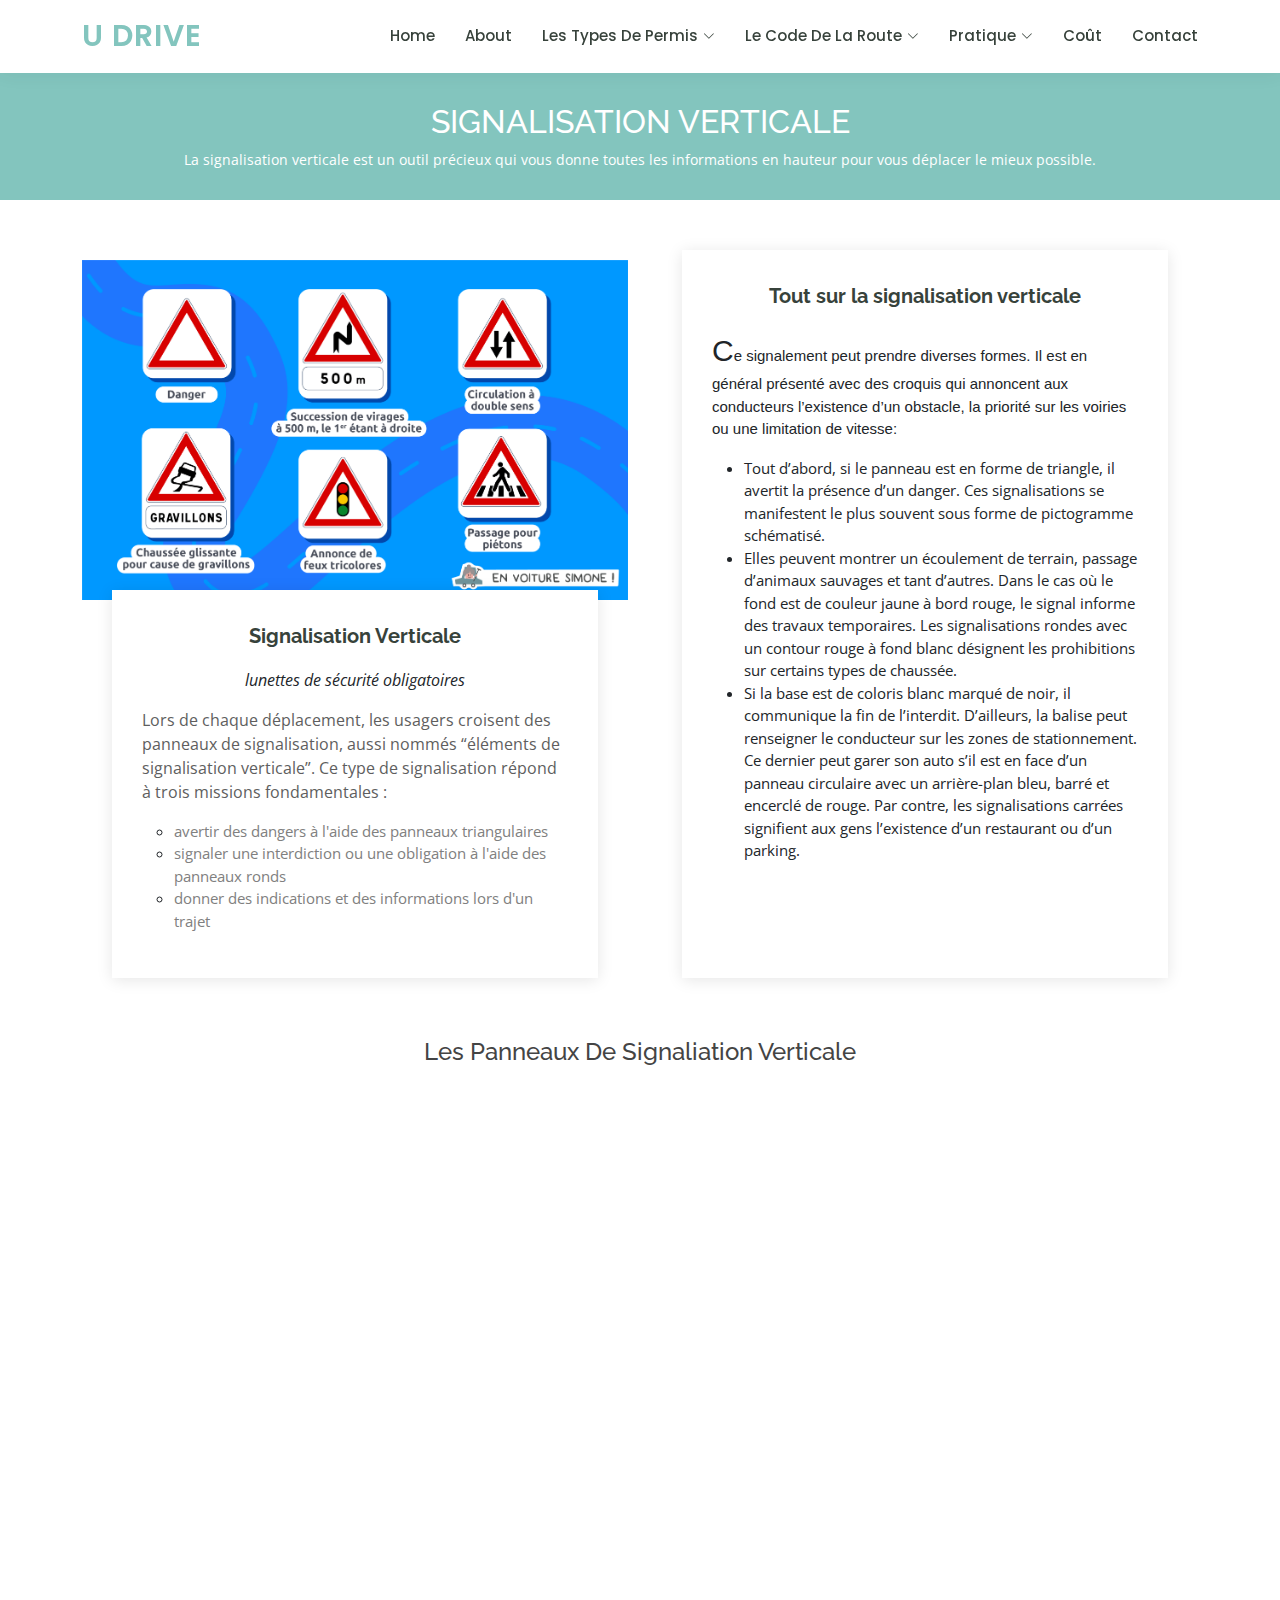
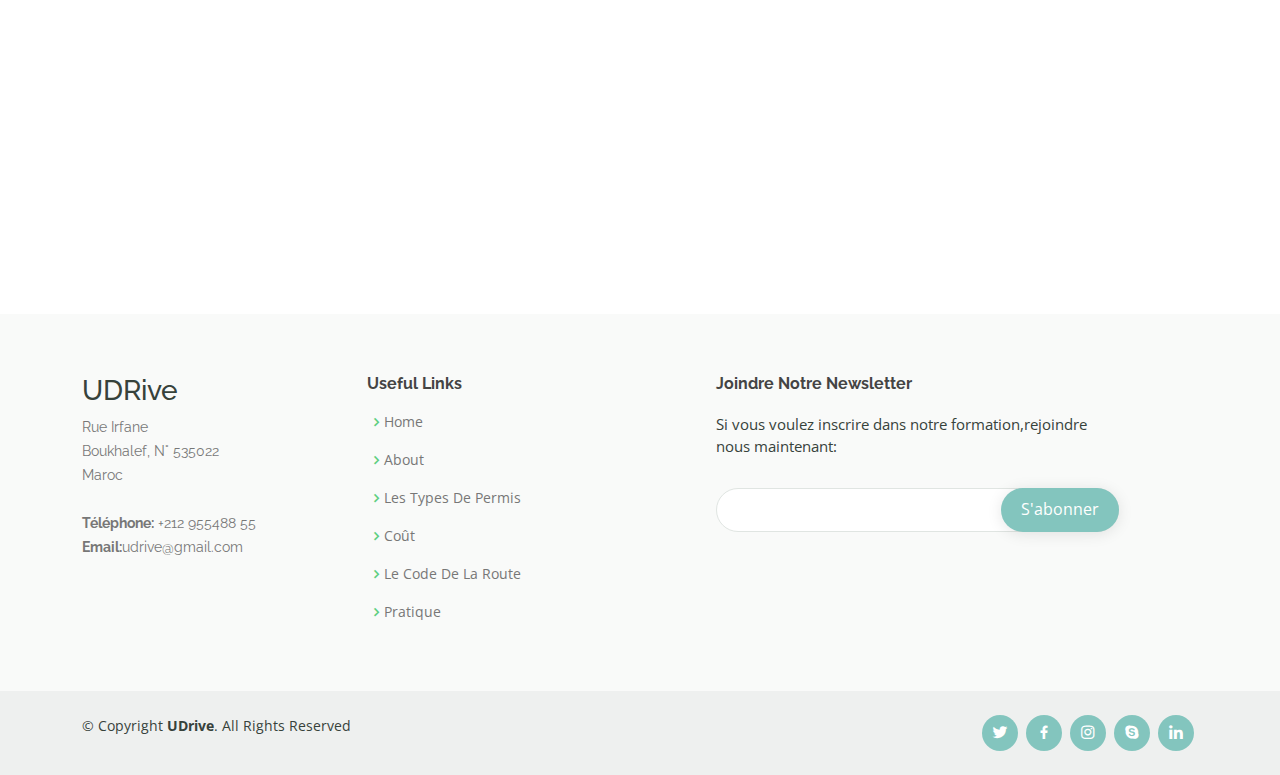
<file: events.html>
<!DOCTYPE html>
<html lang="en">

<head>
  <meta charset="utf-8">
  <meta content="width=device-width, initial-scale=1.0" name="viewport">

  <title>U DRIVE - Platforme d'appretissage du code routier</title>
  <meta content="" name="description">
  <meta content="" name="keywords">

  <!-- Favicons -->
  <link href="assets/img/logo.png" rel="icon">
  <link href="assets/img/apple-touch-icon.png" rel="apple-touch-icon">

  <!-- Google Fonts -->
  <link href="https://fonts.googleapis.com/css?family=Open+Sans:300,300i,400,400i,600,600i,700,700i|Raleway:300,300i,400,400i,500,500i,600,600i,700,700i|Poppins:300,300i,400,400i,500,500i,600,600i,700,700i" rel="stylesheet">

  <!-- Vendor CSS Files -->
  <link href="assets/vendor/animate.css/animate.min.css" rel="stylesheet">
  <link href="assets/vendor/aos/aos.css" rel="stylesheet">
  <link href="assets/vendor/bootstrap/css/bootstrap.min.css" rel="stylesheet">
  <link href="assets/vendor/bootstrap-icons/bootstrap-icons.css" rel="stylesheet">
  <link href="assets/vendor/boxicons/css/boxicons.min.css" rel="stylesheet">
  <link href="assets/vendor/remixicon/remixicon.css" rel="stylesheet">
  <link href="assets/vendor/swiper/swiper-bundle.min.css" rel="stylesheet">

  <!-- Template Main CSS File -->
  <link href="assets/css/style.css" rel="stylesheet">

  <!-- =======================================================
  * Template Name: Mentor
  * Updated: May 30 2023 with Bootstrap v5.3.0
  * Template URL: https://bootstrapmade.com/mentor-free-education-bootstrap-theme/
  * Author: BootstrapMade.com
  * License: https://bootstrapmade.com/license/
  ======================================================== -->
</head>

<body>

  <!-- ======= Header ======= -->
  <header id="header" class="fixed-top">
    <div class="container d-flex align-items-center">

      <h1 class="logo me-auto"><a href="index.html">U DRIVE</a></h1>
      <!-- Uncomment below if you prefer to use an image logo -->
      <!-- <a href="index.html" class="logo me-auto"><img src="assets/img/logo.png" alt="" class="img-fluid"></a>-->

      <nav id="navbar" class="navbar order-last order-lg-0">
        <ul>
          <li><a href="index.html">Home</a></li>
          <li><a href="about.html">About</a></li>
          <!-- <li><a href="courses.html">A Propos de Permis</a></li> -->
          <li class="dropdown"><a href="#" href="trainers.html"><span>Les Types De Permis</span> <i class="bi bi-chevron-down"></i></a>
            <ul>
              <li><a href="apermis.html">Les Permis De Catégorie A</a></li>   
              <li><a href="trainers.html">Les Permis De Catégorie B</a></li>
              <li><a href="#">Les Permis De Catégorie AM</a></li>
              <li><a href="#">Les Permis De Catégorie A1</a></li>
              
              <li><a href="#">Les Permis De Catégorie C</a></li>
              <li><a href="#">Les Permis De Catégorie D</a></li>
              <li><a href="#">Les Permis De Catégorie E B </a></li>
              <li><a href="#">Les Permis De Catégorie E C</a></li>
              <li><a href="#">Les Permis De Catégorie E D</a></li>
              </ul>
          </li>

                  
          
<li class="dropdown"><a href="#"  href="events.html" ><span>Le Code De La Route</span> <i class="bi bi-chevron-down"></i></a>

  <ul>
    <li class="dropdown"><a href="#"><span>Signalisation</span> <i class="bi bi-chevron-right"></i></a>
      <ul>
        <li><a href="interdiction.html">Interdiction</a></li>
        <li><a href="events.html">Signalisation Verticale</a></li>
        <li><a href="#">Signalisation Horizontale</a></li>
        <li><a href="#">Danger</a></li>
        <li><a href="#">Obligation</a></li>
        <li><a href="#">Directions Routières</a></li>
        <li><a href="#">Temporaire</a></li>
        <li><a href="#">Lignes</a></li>
        <li><a href="#">Flèches</a></li>
      </ul>
    </li>
    <li><a href="#">Les Feux</a></li>
    <li><a href="#">Les Priorites De Passage</a></li>
    <li><a href="#">L'Arret-Le Stationnement </a></li>
    <li><a href="#">La Vitesse </a></li>
    <li><a href="#">Les regles de Circulation </a></li>
    <li><a href="#">Le Croisement-le Depassement </a></li>
    <li><a href="#">L'Autoroute</a></li>
    <li><a href="#">Les Accidents </a></li>
    <li><a href="#">Le Conducteur </a></li>
    <li><a href="#">Le vehicule </a></li>
    </ul>
</li>
         
<li class="dropdown"><a href="#"><span>Pratique</span> <i class="bi bi-chevron-down"></i></a>
            <ul>
              <li><a href="#">Drop Down 1</a></li>
              <li class="dropdown"><a href="#"><span>Deep Drop Down</span> <i class="bi bi-chevron-right"></i></a>
                <ul>
                  <li><a href="#">Deep Drop Down 1</a></li>
                  <li><a href="#">Deep Drop Down 2</a></li>
                  <li><a href="#">Deep Drop Down 3</a></li>
                  <li><a href="#">Deep Drop Down 4</a></li>
                  <li><a href="#">Deep Drop Down 5</a></li>
                </ul>
              </li>
              <li><a href="#">Drop Down 2</a></li>
              <li><a href="#">Drop Down 3</a></li>
              <li><a href="#">Drop Down 4</a></li>
            </ul>
          </li>
          <li><a    href="pricing.html">Coût</a></li>
          <li><a href="contact.html">Contact</a></li>
        </ul>
        <i class="bi bi-list mobile-nav-toggle"></i>
      </nav><!-- .navbar -->

      <!-- <a href="courses.html" class="get-started-btn">Get Started</a> -->

    </div>
  </header><!-- End Header -->

  <main id="main">

    <!-- ======= Breadcrumbs ======= -->
    <div class="breadcrumbs" data-aos="fade-in">
      <div class="container">
        <h2>SIGNALISATION VERTICALE</h2>
        <p>La signalisation verticale est un outil précieux qui 
          vous donne toutes les informations en hauteur pour vous 
          déplacer le mieux possible.</p>
      </div>
    </div><!-- End Breadcrumbs -->

    <!-- ======= Events Section ======= -->
    <section id="events" class="events">
      <div class="container" data-aos="fade-up">

        <div class="row">
          <div class="col-md-6 d-flex align-items-stretch">
            <div class="card">
              <div class="card-img">
                <img src="assets/img/ll.png" alt="...">
              </div>
              <div class="card-body">
                <h5 class="card-title"><a href="">Signalisation Verticale</a></h5>
                <p class="fst-italic text-center">lunettes de sécurité obligatoires</p>
                <p class="card-text">
                  Lors de chaque déplacement, les usagers croisent des panneaux de
                   signalisation, aussi nommés “éléments de signalisation verticale”. 
                   Ce type de signalisation répond à trois missions fondamentales :
                   <ul class="sgn">
                   <li><a href="#" >avertir des dangers à l'aide des panneaux triangulaires</a></li>
                   <li><a href="#" >signaler une interdiction ou une obligation à l'aide des panneaux ronds</a></li>
                   <li><a href="#" >donner des indications et des informations lors d'un trajet</a></li>
                  </ul>
                </p>
              </div>
            </div>
          </div>
          <div class="col-md-6 d-flex align-items-stretch">
            <div class="card">
              <!-- <div id="im" class="card-img">
                <img    src="assets/img/dn.png" alt="...">
              </div> -->
              <div class="card-body">
                <h5 class="card-title"><a href="">Tout sur la signalisation verticale</a></h5>
               
                <p class="card-text">
                  <p class="pag"><span>C</span>e signalement peut prendre diverses formes. 
                    Il est en général présenté avec des croquis 
                  qui annoncent aux conducteurs l’existence d’un obstacle, 
                  la priorité sur les voiries ou une limitation de vitesse:</p>
                  <ul>
                  <li>Tout d’abord, si le panneau est en forme de triangle, il avertit 
                  la présence d’un danger. Ces signalisations se manifestent le plus 
                  souvent sous forme de pictogramme schématisé.</li>
                  
                  <li>Elles peuvent montrer un écoulement de terrain, passage d’animaux 
                  sauvages et tant d’autres. Dans le cas où le fond est de couleur 
                  jaune à bord rouge, le signal informe des travaux temporaires. 
                  Les signalisations rondes avec un contour rouge à fond blanc 
                  désignent les prohibitions sur certains types de chaussée.</li>

                  <li>Si la base est de coloris blanc marqué de noir, il communique
                   la fin de l’interdit. D’ailleurs, la balise peut renseigner 
                   le conducteur sur les zones de stationnement. Ce dernier peut
                    garer son auto s’il est en face d’un panneau circulaire avec un 
                    arrière-plan bleu, barré et encerclé de rouge. Par contre, 
                    les signalisations carrées signifient aux gens l’existence d’un 
                    restaurant ou d’un parking.</li>
                  </ul>
                  </p>
              </div>
            </div>

          </div>

<div class="dv">  <h4>Les Panneaux De Signaliation Verticale </h4></div>
          <section id="trainers" class="trainers">
            <div class="container" data-aos="fade-up">
      
              <div class="row" data-aos="zoom-in" data-aos-delay="100">
                <div class="col-lg-4 col-md-6 d-flex align-items-stretch">
                  <div class="member">
                    <img class="pann" src="assets/img/panneaux-de-signalisation-routiere-a-imprimer-29.jpeg"  class="img-fluid" alt="">
                    <div class="member-content">
                     
                      <p>
                        Panneau de succession de virages premier à gauche
                      </p>
                      
                    </div>
                  </div>
                </div>
                
    
                <div class="col-lg-4 col-md-6 d-flex align-items-stretch">
                  
                  <div class="member">
                    <img class="pann" src="assets/img/pp.jpeg" class="img-fluid" alt="">
                    <div class="member-content">
                      
                      <!-- <span>Marketing</span> -->
                      <p>
                        Panneau de succession de virages premier à droite
                      </p>
                        
                    </div>
                  </div>
                </div>
      
                  <div class="col-lg-4 col-md-6 d-flex align-items-stretch">
                  <div class="member">
                    <img class="pann"  src="assets/img/pl.jpeg" class="img-fluid" alt="">
                    <div class="member-content">
                      
                      <!-- <span>Content</span> -->
                      <p>
                        Panneau de signalisation de danger
      
                      </p>
                      
                    </div>
                  </div>
                </div>
      
              </div>
      
            </div>
          </section>







          <section id="trainers" class="trainers">
            <div class="container" data-aos="fade-up">
      
              <div class="row" data-aos="zoom-in" data-aos-delay="100">
                <div class="col-lg-4 col-md-6 d-flex align-items-stretch">
                  <div class="member">
                    <img  class="pann" src="assets/img/pz.jpeg"  class="img-fluid" alt="">
                    <div class="member-content">
                     
                      <p>
                        Panneau de signalisation de vent latéral
                      </p>
                      
                    </div>
                  </div>
                </div>
                
                
    
                <div class="col-lg-4 col-md-6 d-flex align-items-stretch">
                  
                  <div class="member">
                    <img class="pann" src="assets/img/pw.jpeg" class="img-fluid" alt="">
                    <div class="member-content">
                      
                      <!-- <span>Marketing</span> -->
                      <p>
                        Panneau risque de chutes de pierres
                      </p>
                        
                    </div>
                  </div>
                </div>
      
               <div class="col-lg-4 col-md-6 d-flex align-items-stretch">
                  <div class="member">
                    <img class="pann"  src="assets/img/py.jpeg" class="img-fluid" alt="">
                    <div class="member-content">
                      
                      <!-- <span>Content</span> -->
                      <p>
                        Panneau de passage pour piétons
      
                      </p>
                      
                    </div>
                  </div>
                </div>
      
              </div>
      
            </div>
          </section>


  </main><!-- End #main -->

  <!-- ======= Footer ======= -->
  <footer id="footer">

    <div class="footer-top">
      <div class="container">
        <div class="row">

          <div class="col-lg-3 col-md-6 footer-contact">
          <h3>UDRive</h3>
          <p>
            Rue Irfane <br>
            Boukhalef, N° 535022<br>
            Maroc <br><br>
            <strong>Téléphone:</strong> +212 955488 55<br>
            <strong>Email:</strong>udrive@gmail.com<br>
          </p>
        </div>

        <div class="col-lg-2 col-md-6 footer-links">
          <h4>Useful Links</h4>
          <ul>
            <li><i class="bx bx-chevron-right"></i> <a href="#">Home</a></li>
            <li><i class="bx bx-chevron-right"></i> <a href="#">About </a></li>
       
            <li><i class="bx bx-chevron-right"></i> <a href="#">Les Types De Permis</a></li>
            <li><i class="bx bx-chevron-right"></i> <a href="#">Coût</a></li>
            <li><i class="bx bx-chevron-right"></i> <a href="#">Le Code De La Route</a></li>
            <li><i class="bx bx-chevron-right"></i> <a href="#">Pratique</a></li>
            </ul>
        </div>

          

          
        <div class="col-lg-4 col-md-6 footer-newsletter">
          <h4>Joindre Notre Newsletter</h4>
          <p>Si vous voulez inscrire dans notre formation,rejoindre nous maintenant: </p>
          <form action="" method="post">
            <input type="email" name="email"><input type="submit" value="S'abonner">
          </form>
        </div>

      </div>
    </div>
  </div>

  <div class="container d-md-flex py-4">

    <div class="me-md-auto text-center text-md-start">
      <div class="copyright">
        &copy; Copyright <strong><span>UDrive</span></strong>. All Rights Reserved
      </div>
      
    </div>
      <div class="social-links text-center text-md-right pt-3 pt-md-0">
        <a href="#" class="twitter"><i class="bx bxl-twitter"></i></a>
        <a href="#" class="facebook"><i class="bx bxl-facebook"></i></a>
        <a href="#" class="instagram"><i class="bx bxl-instagram"></i></a>
        <a href="#" class="google-plus"><i class="bx bxl-skype"></i></a>
        <a href="#" class="linkedin"><i class="bx bxl-linkedin"></i></a>
      </div>
    </div>
  </footer><!-- End Footer -->

  <div id="preloader"></div>
  <a href="#" class="back-to-top d-flex align-items-center justify-content-center"><i class="bi bi-arrow-up-short"></i></a>

  <!-- Vendor JS Files -->
  <script src="assets/vendor/purecounter/purecounter_vanilla.js"></script>
  <script src="assets/vendor/aos/aos.js"></script>
  <script src="assets/vendor/bootstrap/js/bootstrap.bundle.min.js"></script>
  <script src="assets/vendor/swiper/swiper-bundle.min.js"></script>
  <script src="assets/vendor/php-email-form/validate.js"></script>

  <!-- Template Main JS File -->
  <script src="assets/js/main.js"></script>

</body>

</html>
</file>
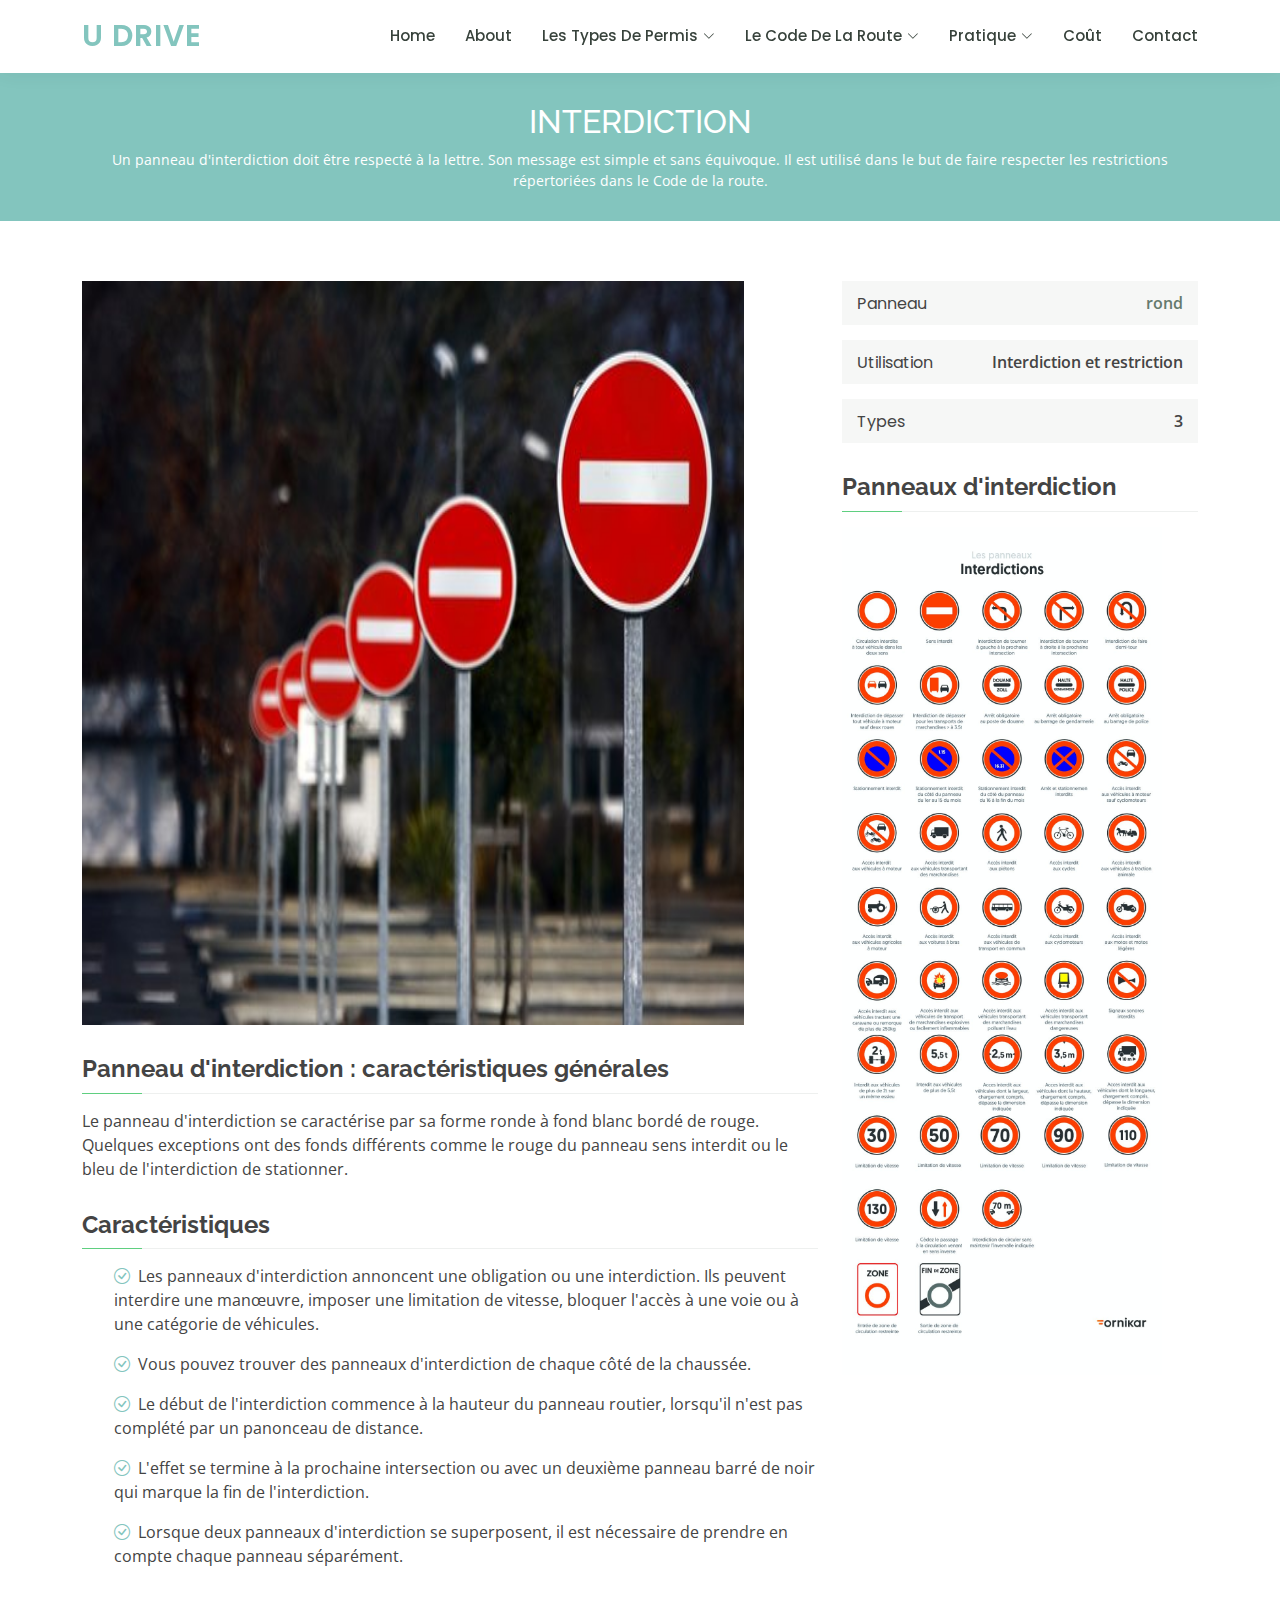
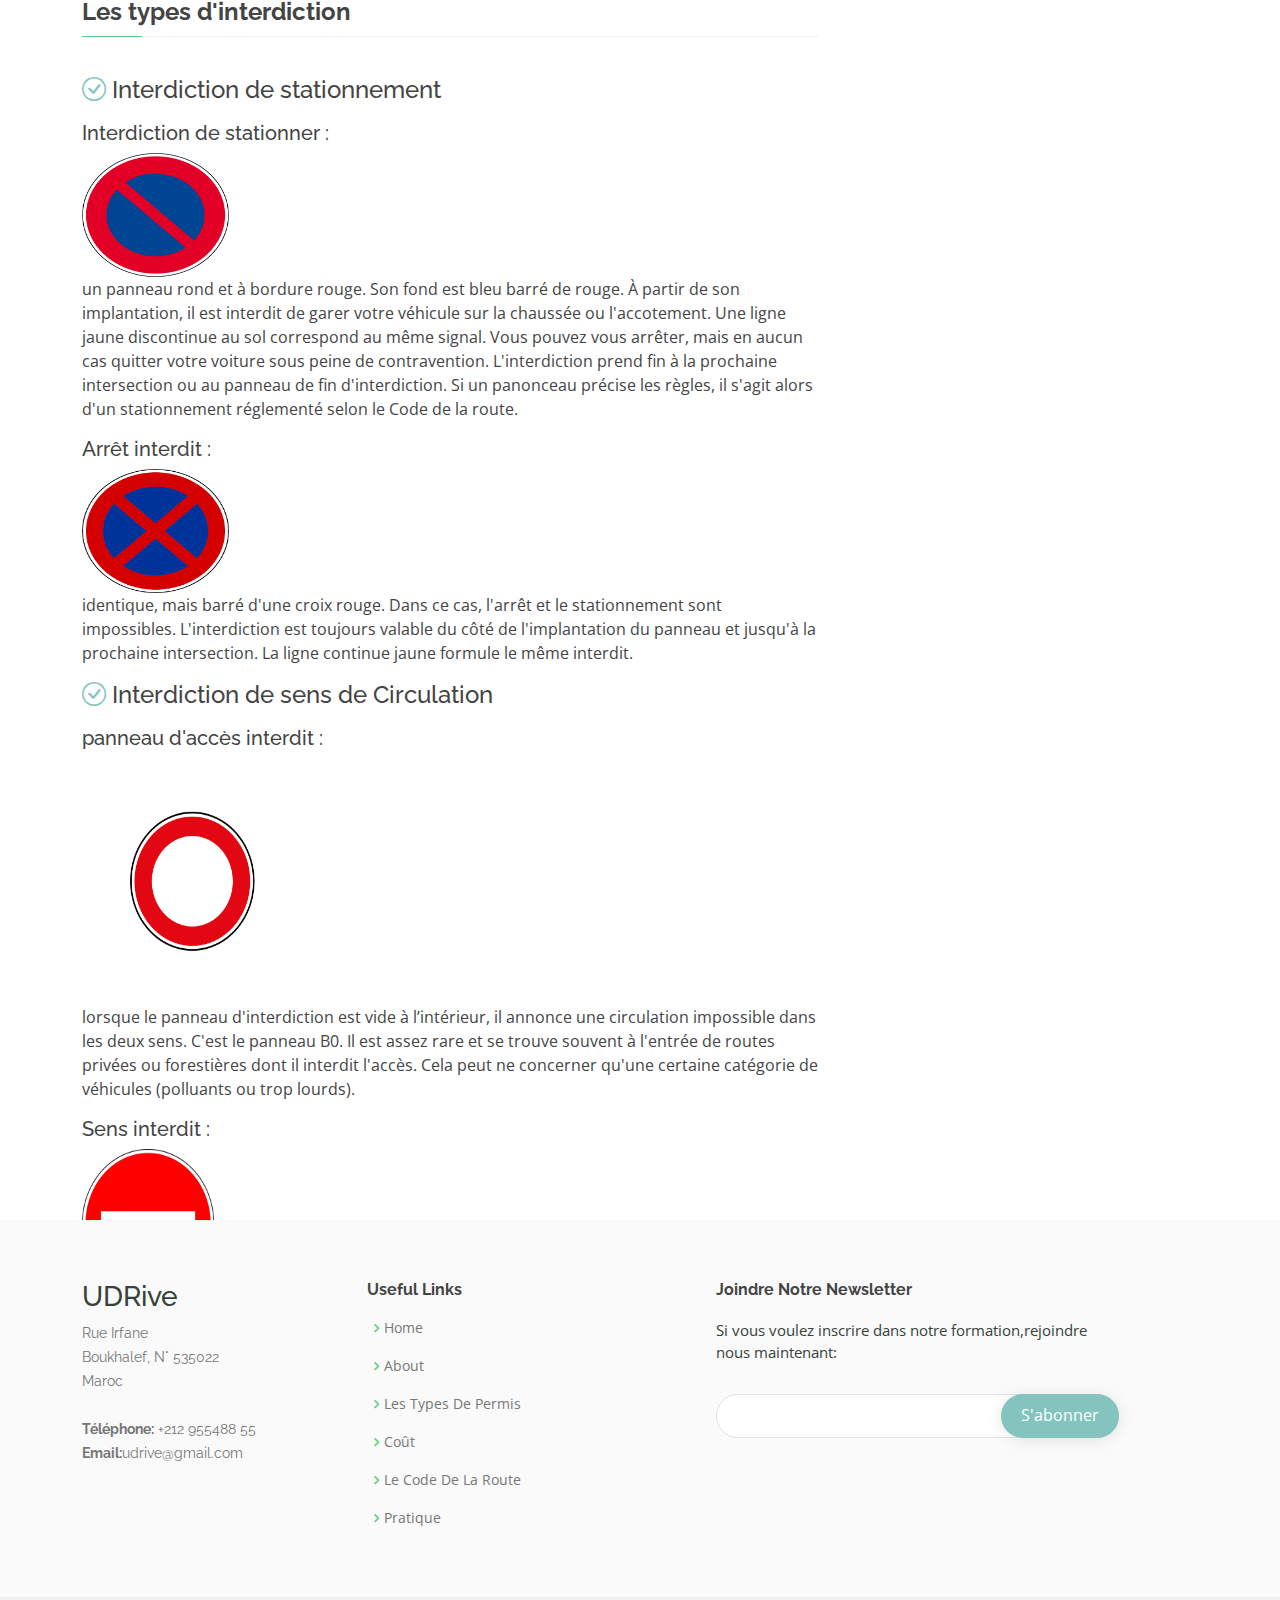
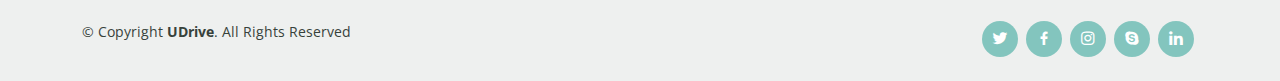
<file: interdiction.html>
<!DOCTYPE html>
<html lang="en">

<head>
  <meta charset="utf-8">
  <meta content="width=device-width, initial-scale=1.0" name="viewport">

  <title>U DRIVE - Platforme d'appretissage du code routier</title>
  <meta content="" name="description">
  <meta content="" name="keywords">

  <!-- Favicons -->
  <link href="assets/img/logo.png" rel="icon">
  <link href="assets/img/apple-touch-icon.png" rel="apple-touch-icon">

  <!-- Google Fonts -->
  <link href="https://fonts.googleapis.com/css?family=Open+Sans:300,300i,400,400i,600,600i,700,700i|Raleway:300,300i,400,400i,500,500i,600,600i,700,700i|Poppins:300,300i,400,400i,500,500i,600,600i,700,700i" rel="stylesheet">

  <!-- Vendor CSS Files -->
  <link href="assets/vendor/animate.css/animate.min.css" rel="stylesheet">
  <link href="assets/vendor/aos/aos.css" rel="stylesheet">
  <link href="assets/vendor/bootstrap/css/bootstrap.min.css" rel="stylesheet">
  <link href="assets/vendor/bootstrap-icons/bootstrap-icons.css" rel="stylesheet">
  <link href="assets/vendor/boxicons/css/boxicons.min.css" rel="stylesheet">
  <link href="assets/vendor/remixicon/remixicon.css" rel="stylesheet">
  <link href="assets/vendor/swiper/swiper-bundle.min.css" rel="stylesheet">

  <!-- Template Main CSS File -->
  <link href="assets/css/style.css" rel="stylesheet">

 
</head>

<body>

  <!-- ======= Header ======= -->
  <header id="header" class="fixed-top">
    <div class="container d-flex align-items-center">

      <h1 class="logo me-auto"><a href="index.html">U DRIVE</a></h1>
      <!-- Uncomment below if you prefer to use an image logo -->
      <!-- <a href="index.html" class="logo me-auto"><img src="assets/img/logo.png" alt="" class="img-fluid"></a>-->

      <nav id="navbar" class="navbar order-last order-lg-0">
        <ul>
          <li><a href="index.html">Home</a></li>
          <li><a href="about.html">About</a></li>
          <!-- <li><a class="active"   href="courses.html">A Propos de Permis</a></li> -->
          <li class="dropdown"><a href="#" href="trainers.html"><span>Les Types De Permis</span> <i class="bi bi-chevron-down"></i></a>
            <ul>
              <li><a href="apermis.html">Les Permis De Catégorie A</a></li>   
              <li><a href="trainers.html">Les Permis De Catégorie B</a></li>
              <li><a href="#">Les Permis De Catégorie AM</a></li>
              <li><a href="#">Les Permis De Catégorie A1</a></li>
               <li><a href="#">Les Permis De Catégorie C</a></li>
              <li><a href="#">Les Permis De Catégorie D</a></li>
              <li><a href="#">Les Permis De Catégorie E B </a></li>
              <li><a href="#">Les Permis De Catégorie E C</a></li>
              <li><a href="#">Les Permis De Catégorie E D</a></li>
              </ul>
          </li>

       
          
<li class="dropdown"><a href="#"  href="events.html" ><span>Le Code De La Route</span> <i class="bi bi-chevron-down"></i></a>

  <ul>
    <li class="dropdown"><a href="#"><span>Signalisation</span> <i class="bi bi-chevron-right"></i></a>
      <ul>
        <li><a href="interdiction.html">Interdiction</a></li>
        <li><a href="events.html">Signalisation Verticale</a></li>
        <li><a href="#">Signalisation Horizontale</a></li>
        <li><a href="#">Danger</a></li>
        <li><a href="#">Obligation</a></li>
        <li><a href="#">Directions Routières</a></li>
        <li><a href="#">Temporaire</a></li>
        <li><a href="#">Lignes</a></li>
        <li><a href="#">Flèches</a></li>
      </ul>
    </li>
    <li><a href="#">Les Feux</a></li>
    <li><a href="#">Les Priorites De Passage</a></li>
    <li><a href="#">L'Arret-Le Stationnement </a></li>
    <li><a href="#">La Vitesse </a></li>
    <li><a href="#">Les regles de Circulation </a></li>
    <li><a href="#">Le Croisement-le Depassement </a></li>
    <li><a href="#">L'Autoroute</a></li>
    <li><a href="#">Les Accidents </a></li>
    <li><a href="#">Le Conducteur </a></li>
    <li><a href="#">Le vehicule </a></li>
    </ul>
</li>
         
<li class="dropdown"><a href="#"><span>Pratique</span> <i class="bi bi-chevron-down"></i></a>
            <ul>
              <li><a href="#">Drop Down 1</a></li>
              <li class="dropdown"><a href="#"><span>Deep Drop Down</span> <i class="bi bi-chevron-right"></i></a>
                <ul>
                  <li><a href="#">Deep Drop Down 1</a></li>
                  <li><a href="#">Deep Drop Down 2</a></li>
                  <li><a href="#">Deep Drop Down 3</a></li>
                  <li><a href="#">Deep Drop Down 4</a></li>
                  <li><a href="#">Deep Drop Down 5</a></li>
                </ul>
              </li>
              <li><a href="#">Drop Down 2</a></li>
              <li><a href="#">Drop Down 3</a></li>
              <li><a href="#">Drop Down 4</a></li>
            </ul>
          </li> 
             <li><a    href="pricing.html">Coût</a></li>       
          <li><a href="contact.html">Contact</a></li>
        </ul>
        <i class="bi bi-list mobile-nav-toggle"></i>
      </nav><!-- .navbar -->

      <!-- <a href="courses.html" class="get-started-btn">Get Started</a> -->

    </div>
  </header><!-- End Header -->

  <main id="main">

    <!-- ======= Breadcrumbs ======= -->
    <div class="breadcrumbs" data-aos="fade-in">
      <div class="container">
        <h2>INTERDICTION</h2>
        <p>Un panneau d'interdiction doit être respecté à la lettre. Son message est simple et sans équivoque. Il est utilisé dans le but de faire respecter les restrictions répertoriées dans le Code de la route. </p>
      </div>
    </div><!-- End Breadcrumbs -->

    <!-- ======= Cource Details Section ======= -->
    <section id="course-details" class="course-details">
      <div class="container" data-aos="fade-up">

        <div class="row">
          <div class="col-lg-8">
            <img src="assets/img/interdictionc.jpg" class="img-fluid" alt="">
            <h3>Panneau d'interdiction : caractéristiques générales</h3>
            <p>
                Le panneau d'interdiction se caractérise par sa forme ronde à fond blanc bordé de rouge. Quelques exceptions ont des fonds différents comme le rouge du panneau sens interdit ou le bleu de l'interdiction de stationner.
            </p>
            <h3>Caractéristiques</h3>
            
              <ul><i class="bi bi-check-circle" style="color: #83C5BE;"></i>&nbsp Les panneaux d'interdiction annoncent une obligation ou une interdiction. Ils peuvent interdire une manœuvre, imposer une limitation de vitesse, bloquer l'accès à une voie ou à une catégorie de véhicules.</ul>
              <Ul><i class="bi bi-check-circle" style="color: #83C5BE;" ></i>&nbsp Vous pouvez trouver des panneaux d'interdiction de chaque côté de la chaussée.</Ul>
              <ul><i class="bi bi-check-circle" style="color: #83C5BE;"></i>&nbsp Le début de l'interdiction commence à la hauteur du panneau routier, lorsqu'il n'est pas complété par un panonceau de distance.</ul>
              <ul><i class="bi bi-check-circle" style="color: #83C5BE;"></i>&nbsp L'effet se termine à la prochaine intersection ou avec un deuxième panneau barré de noir qui marque la fin de l'interdiction.</ul>
              <ul><i class="bi bi-check-circle" style="color: #83C5BE;"></i>&nbsp Lorsque deux panneaux d'interdiction se superposent, il est nécessaire de prendre en compte chaque panneau séparément.</ul>

              <h3>Les types d'interdiction</h3> <br>
            <h4><i class="bi bi-check-circle" style="color: #83C5BE;"></i>  Interdiction de stationnement</h4>
            <p><h5>Interdiction de stationner :</h5>
              <img src="assets/img/stationner.gif" style="height: 5%; width: 20%;" alt=""><br>
              un panneau rond et à bordure rouge. Son fond est bleu barré de rouge. À partir de son implantation, il est interdit de garer votre véhicule sur la chaussée ou l'accotement. Une ligne jaune discontinue au sol correspond au même signal. Vous pouvez vous arrêter, mais en aucun cas quitter votre voiture sous peine de contravention. L'interdiction prend fin à la prochaine intersection ou au panneau de fin d'interdiction. Si un panonceau précise les règles, il s'agit alors d'un stationnement réglementé selon le Code de la route.
          </p>
          <p><h5>Arrêt interdit :</h5>
            <img src="assets/img/arret.png" style="height: 5%; width: 20%;" alt=""><br>
            identique, mais barré d'une croix rouge. Dans ce cas, l'arrêt et le stationnement sont impossibles. L'interdiction est toujours valable du côté de l'implantation du panneau et jusqu'à la prochaine intersection. La ligne continue jaune formule le même interdit.
        </p>
        <h4><i class="bi bi-check-circle" style="color: #83C5BE;"></i>  Interdiction de sens de Circulation </h4>
            <p><h5>panneau d'accès interdit :</h5>
              <img src="assets/img/accesinterdit.jpg" style="height: 10%; width: 30%;" alt=""><br>
              lorsque le panneau d'interdiction est vide à l’intérieur, il annonce une circulation impossible dans les deux sens. C'est le panneau B0. Il est assez rare et se trouve souvent à l'entrée de routes privées ou forestières dont il interdit l'accès. Cela peut ne concerner qu'une certaine catégorie de véhicules (polluants ou trop lourds).
          </p>
          <p><h5>Sens interdit :</h5>
            <img src="assets/img/sensinterdit.png" style="height: 6%; width: 18%;" alt=""><br>
            lorsqu'une route est à sens unique, c'est toujours pour des raisons de sécurité. Vous n'avez pas le droit de vous engager dans la voie. Le panneau de sens interdit est implanté à l'entrée de la voie. Il est de type B1 et est reconnaissable avec sa barre horizontale blanche sur fond rouge. Le but est de garantir une meilleure fluidité de la circulation. En cas de non-respect, une amende forfaitaire vous coûtera 135 euros. Sur l'autoroute, ce panneau prévient contre un risque de circulation à contresens qui est une erreur lourde de conséquences.
        </p>
          </div>
          <div class="col-lg-4">

            <div class="course-info d-flex justify-content-between align-items-center">
              <h5>Panneau</h5>
              <p><a href="#">rond</a></p>
            </div>

           <div class="course-info d-flex justify-content-between align-items-center">
              <h5>Utilisation</h5>
              <p>Interdiction et restriction</p>
            </div>

            <div class="course-info d-flex justify-content-between align-items-center">
              <h5>Types</h5>
              <p>3 </p> </div>
              <h3>Panneaux d'interdiction</h3>
              <img src="assets/img/interdvert.jpeg" style="height: fit-content;" class="fluid" alt="">
           
                       <!-- HNAYA ILA BGHINA NZIDU CHI 7AJJA W SF -->      
               <!-- <div class="container" data-aos="fade-up">
                <div class="row">
                  <div class="col-lg-8">
                    <h3>Panneaux d'interdiction</h3> -->
                    
                    
                    <!-- <p>
                        Le panneau d'interdiction se caractérise par sa forme ronde à fond blanc bordé de rouge. Quelques exceptions ont des fonds différents comme le rouge du panneau sens interdit ou le bleu de l'interdiction de stationner.
                    </p>-->
                  </div>  

           

          </div>
          
      
        </div>

      </div>
    

    <!-- ======= Cource Details Tabs Section ======= -->
    <!-- <section id="cource-details-tabs" class="cource-details-tabs">
      <div class="container" data-aos="fade-up">

        <div class="row">
          <div class="col-lg-3">
            <ul class="nav nav-tabs flex-column">
              <li class="nav-item">
                <a class="nav-link active show" data-bs-toggle="tab" href="#tab-1">Modi sit est</a>
              </li>
              <li class="nav-item">
                <a class="nav-link" data-bs-toggle="tab" href="#tab-2">Unde praesentium sed</a>
              </li>
              <li class="nav-item">
                <a class="nav-link" data-bs-toggle="tab" href="#tab-3">Pariatur explicabo vel</a>
              </li>
              <li class="nav-item">
                <a class="nav-link" data-bs-toggle="tab" href="#tab-4">Nostrum qui quasi</a>
              </li>
              <li class="nav-item">
                <a class="nav-link" data-bs-toggle="tab" href="#tab-5">Iusto ut expedita aut</a>
              </li>
            </ul>
          </div>
          <div class="col-lg-9 mt-4 mt-lg-0">
            <div class="tab-content">
              <div class="tab-pane active show" id="tab-1">
                <div class="row">
                  <div class="col-lg-8 details order-2 order-lg-1">
                    <h3>Architecto ut aperiam autem id</h3>
                    <p class="fst-italic">Qui laudantium consequatur laborum sit qui ad sapiente dila parde sonata raqer a videna mareta paulona marka</p>
                    <p>Et nobis maiores eius. Voluptatibus ut enim blanditiis atque harum sint. Laborum eos ipsum ipsa odit magni. Incidunt hic ut molestiae aut qui. Est repellat minima eveniet eius et quis magni nihil. Consequatur dolorem quaerat quos qui similique accusamus nostrum rem vero</p>
                  </div>
                  <div class="col-lg-4 text-center order-1 order-lg-2">
                    <img src="assets/img/course-details-tab-1.png" alt="" class="img-fluid">
                  </div>
                </div>
              </div>
              <div class="tab-pane" id="tab-2">
                <div class="row">
                  <div class="col-lg-8 details order-2 order-lg-1">
                    <h3>Et blanditiis nemo veritatis excepturi</h3>
                    <p class="fst-italic">Qui laudantium consequatur laborum sit qui ad sapiente dila parde sonata raqer a videna mareta paulona marka</p>
                    <p>Ea ipsum voluptatem consequatur quis est. Illum error ullam omnis quia et reiciendis sunt sunt est. Non aliquid repellendus itaque accusamus eius et velit ipsa voluptates. Optio nesciunt eaque beatae accusamus lerode pakto madirna desera vafle de nideran pal</p>
                  </div>
                  <div class="col-lg-4 text-center order-1 order-lg-2">
                    <img src="assets/img/course-details-tab-2.png" alt="" class="img-fluid">
                  </div>
                </div>
              </div>
              <div class="tab-pane" id="tab-3">
                <div class="row">
                  <div class="col-lg-8 details order-2 order-lg-1">
                    <h3>Impedit facilis occaecati odio neque aperiam sit</h3>
                    <p class="fst-italic">Eos voluptatibus quo. Odio similique illum id quidem non enim fuga. Qui natus non sunt dicta dolor et. In asperiores velit quaerat perferendis aut</p>
                    <p>Iure officiis odit rerum. Harum sequi eum illum corrupti culpa veritatis quisquam. Neque necessitatibus illo rerum eum ut. Commodi ipsam minima molestiae sed laboriosam a iste odio. Earum odit nesciunt fugiat sit ullam. Soluta et harum voluptatem optio quae</p>
                  </div>
                  <div class="col-lg-4 text-center order-1 order-lg-2">
                    <img src="assets/img/course-details-tab-3.png" alt="" class="img-fluid">
                  </div>
                </div>
              </div>
              <div class="tab-pane" id="tab-4">
                <div class="row">
                  <div class="col-lg-8 details order-2 order-lg-1">
                    <h3>Fuga dolores inventore laboriosam ut est accusamus laboriosam dolore</h3>
                    <p class="fst-italic">Totam aperiam accusamus. Repellat consequuntur iure voluptas iure porro quis delectus</p>
                    <p>Eaque consequuntur consequuntur libero expedita in voluptas. Nostrum ipsam necessitatibus aliquam fugiat debitis quis velit. Eum ex maxime error in consequatur corporis atque. Eligendi asperiores sed qui veritatis aperiam quia a laborum inventore</p>
                  </div>
                  <div class="col-lg-4 text-center order-1 order-lg-2">
                    <img src="assets/img/course-details-tab-4.png" alt="" class="img-fluid">
                  </div>
                </div>
              </div>
              <div class="tab-pane" id="tab-5">
                <div class="row">
                  <div class="col-lg-8 details order-2 order-lg-1">
                    <h3>Est eveniet ipsam sindera pad rone matrelat sando reda</h3>
                    <p class="fst-italic">Omnis blanditiis saepe eos autem qui sunt debitis porro quia.</p>
                    <p>Exercitationem nostrum omnis. Ut reiciendis repudiandae minus. Omnis recusandae ut non quam ut quod eius qui. Ipsum quia odit vero atque qui quibusdam amet. Occaecati sed est sint aut vitae molestiae voluptate vel</p>
                  </div>
                  <div class="col-lg-4 text-center order-1 order-lg-2">
                    <img src="assets/img/course-details-tab-5.png" alt="" class="img-fluid">
                  </div>
                </div>
              </div>
            </div>
          </div>
        </div>

      </div>
    </section>End Cource Details Tabs Section -->

  </main><!-- End #main -->

  <!-- ======= Footer ======= -->
  <footer id="footer">

    <div class="footer-top">
      <div class="container">
        <div class="row">

          <div class="col-lg-3 col-md-6 footer-contact">
            <h3>UDRive</h3>
            <p>
              Rue Irfane <br>
              Boukhalef, N° 535022<br>
              Maroc <br><br>
              <strong>Téléphone:</strong> +212 955488 55<br>
              <strong>Email:</strong>udrive@gmail.com<br>
            </p>
          </div>
          <div class="col-lg-2 col-md-6 footer-links">
            <h4>Useful Links</h4>
            <ul>
              <li><i class="bx bx-chevron-right"></i> <a href="#">Home</a></li>
              <li><i class="bx bx-chevron-right"></i> <a href="#">About</a></li>
            
              <li><i class="bx bx-chevron-right"></i> <a href="#">Les Types De Permis</a></li>
              <li><i class="bx bx-chevron-right"></i> <a href="#">Coût</a></li>
              <li><i class="bx bx-chevron-right"></i> <a href="#">Le Code De La Route</a></li>
              <li><i class="bx bx-chevron-right"></i> <a href="#">Pratique</a></li>
              
            </ul>
          </div>

          


          <div class="col-lg-4 col-md-6 footer-newsletter">
            <h4>Joindre Notre Newsletter</h4>
            <p>Si vous voulez inscrire dans notre formation,rejoindre nous maintenant: </p>
            <form action="" method="post">
              <input type="email" name="email"><input type="submit" value="S'abonner">
            </form>
          </div>

        </div>
      </div>
    </div>

    <div class="container d-md-flex py-4">

      <div class="me-md-auto text-center text-md-start">
        <div class="copyright">
          &copy; Copyright <strong><span>UDrive</span></strong>. All Rights Reserved
        </div>
        
      </div>
      <div class="social-links text-center text-md-right pt-3 pt-md-0">
        <a href="#" class="twitter"><i class="bx bxl-twitter"></i></a>
        <a href="#" class="facebook"><i class="bx bxl-facebook"></i></a>
        <a href="#" class="instagram"><i class="bx bxl-instagram"></i></a>
        <a href="#" class="google-plus"><i class="bx bxl-skype"></i></a>
        <a href="#" class="linkedin"><i class="bx bxl-linkedin"></i></a>
      </div>
    </div>
  </footer><!-- End Footer -->

  <div id="preloader"></div>
  <a href="#" class="back-to-top d-flex align-items-center justify-content-center"><i class="bi bi-arrow-up-short"></i></a>

  <!-- Vendor JS Files -->
  <script src="assets/vendor/purecounter/purecounter_vanilla.js"></script>
  <script src="assets/vendor/aos/aos.js"></script>
  <script src="assets/vendor/bootstrap/js/bootstrap.bundle.min.js"></script>
  <script src="assets/vendor/swiper/swiper-bundle.min.js"></script>
  <script src="assets/vendor/php-email-form/validate.js"></script>

  <!-- Template Main JS File -->
  <script src="assets/js/main.js"></script>

</body>

</html>
</file>
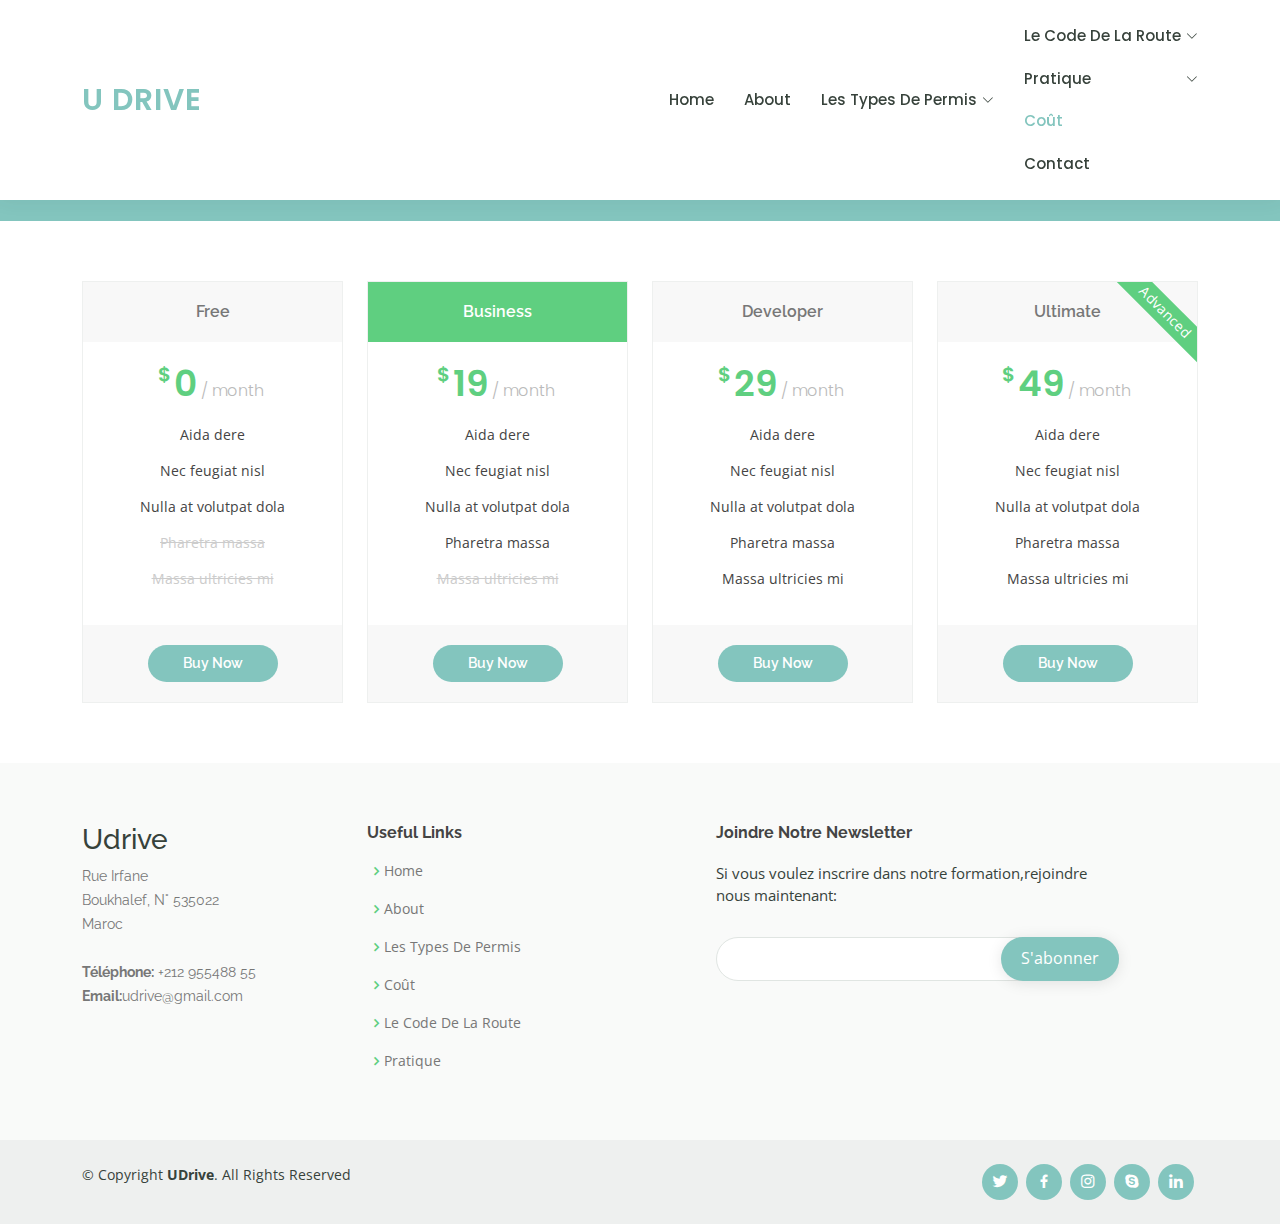
<file: pricing.html>
<!DOCTYPE html>
<html lang="en">

<head>
  <meta charset="utf-8">
  <meta content="width=device-width, initial-scale=1.0" name="viewport">

  <title>U DRIVE - Platforme d'appretissage du code routier</title>
  <meta content="" name="description">
  <meta content="" name="keywords">

  <!-- Favicons -->
  <link href="assets/img/logo.png" rel="icon">
  <link href="assets/img/apple-touch-icon.png" rel="apple-touch-icon">

  <!-- Google Fonts -->
  <link href="https://fonts.googleapis.com/css?family=Open+Sans:300,300i,400,400i,600,600i,700,700i|Raleway:300,300i,400,400i,500,500i,600,600i,700,700i|Poppins:300,300i,400,400i,500,500i,600,600i,700,700i" rel="stylesheet">

  <!-- Vendor CSS Files -->
  <link href="assets/vendor/animate.css/animate.min.css" rel="stylesheet">
  <link href="assets/vendor/aos/aos.css" rel="stylesheet">
  <link href="assets/vendor/bootstrap/css/bootstrap.min.css" rel="stylesheet">
  <link href="assets/vendor/bootstrap-icons/bootstrap-icons.css" rel="stylesheet">
  <link href="assets/vendor/boxicons/css/boxicons.min.css" rel="stylesheet">
  <link href="assets/vendor/remixicon/remixicon.css" rel="stylesheet">
  <link href="assets/vendor/swiper/swiper-bundle.min.css" rel="stylesheet">

  <!-- Template Main CSS File -->
  <link href="assets/css/style.css" rel="stylesheet">

  <!-- =======================================================
  * Template Name: Mentor
  * Updated: May 30 2023 with Bootstrap v5.3.0
  * Template URL: https://bootstrapmade.com/mentor-free-education-bootstrap-theme/
  * Author: BootstrapMade.com
  * License: https://bootstrapmade.com/license/
  ======================================================== -->
</head>

<body>

  <!-- ======= Header ======= -->
  <header id="header" class="fixed-top">
    <div class="container d-flex align-items-center">

      <h1 class="logo me-auto"><a href="index.html">U DRIVE</a></h1>
      <!-- Uncomment below if you prefer to use an image logo -->
      <!-- <a href="index.html" class="logo me-auto"><img src="assets/img/logo.png" alt="" class="img-fluid"></a>-->

      <nav id="navbar" class="navbar order-last order-lg-0">
        <ul>
          <li><a href="index.html">Home</a></li>
          <li><a href="about.html">About</a></li>
          <!-- <li><a href="courses.html">A Propos de Permis</a></li> -->
          <li class="dropdown"><a href="#" href="trainers.html"><span>Les Types De Permis</span> <i class="bi bi-chevron-down"></i></a>
            <ul>
              <li><a href="apermis.html">Les Permis De Catégorie A</a></li>   
               <li><a href="trainers.html">Les Permis De Catégorie B</a></li>
              <li><a href="#">Les Permis De Catégorie AM</a></li>
              <li><a href="#">Les Permis De Catégorie A1</a></li>
            
              <li><a href="#">Les Permis De Catégorie C</a></li>
              <li><a href="#">Les Permis De Catégorie D</a></li>
              <li><a href="#">Les Permis De Catégorie E B </a></li>
              <li><a href="#">Les Permis De Catégorie E C</a></li>
              <li><a href="#">Les Permis De Catégorie E D</a></li>
              </ul>
          </li>

              
          
<l<li class="dropdown"><a href="#"  href="events.html" ><span>Le Code De La Route</span> <i class="bi bi-chevron-down"></i></a>

  <ul>
    <li class="dropdown"><a href="#"><span>Signalisation</span> <i class="bi bi-chevron-right"></i></a>
      <ul>
        <li><a href="interdiction.html">Interdiction</a></li>
        <li><a href="events.html">Signalisation Verticale</a></li>
        <li><a href="#">Signalisation Horizontale</a></li>
        <li><a href="#">Danger</a></li>
        <li><a href="#">Obligation</a></li>
        <li><a href="#">Directions Routières</a></li>
        <li><a href="#">Temporaire</a></li>
        <li><a href="#">Lignes</a></li>
        <li><a href="#">Flèches</a></li>
      </ul>
    </li>
    <li><a href="#">Les Feux</a></li>
    <li><a href="#">Les Priorites De Passage</a></li>
    <li><a href="#">L'Arret-Le Stationnement </a></li>
    <li><a href="#">La Vitesse </a></li>
    <li><a href="#">Les regles de Circulation </a></li>
    <li><a href="#">Le Croisement-le Depassement </a></li>
    <li><a href="#">L'Autoroute</a></li>
    <li><a href="#">Les Accidents </a></li>
    <li><a href="#">Le Conducteur </a></li>
    <li><a href="#">Le vehicule </a></li>
  </ul>
</li>
         
<li class="dropdown"><a href="#"><span>Pratique</span> <i class="bi bi-chevron-down"></i></a>
            <ul>
              <li><a href="#">Drop Down 1</a></li>
              <li class="dropdown"><a href="#"><span>Deep Drop Down</span> <i class="bi bi-chevron-right"></i></a>
                <ul>
                  <li><a href="#">Deep Drop Down 1</a></li>
                  <li><a href="#">Deep Drop Down 2</a></li>
                  <li><a href="#">Deep Drop Down 3</a></li>
                  <li><a href="#">Deep Drop Down 4</a></li>
                  <li><a href="#">Deep Drop Down 5</a></li>
                </ul>
              </li>
              <li><a href="#">Drop Down 2</a></li>
              <li><a href="#">Drop Down 3</a></li>
              <li><a href="#">Drop Down 4</a></li>
            </ul>
          </li> 
           <li><a   class="active"  href="pricing.html">Coût</a></li>  
          <li><a href="contact.html">Contact</a></li>
        </ul>
        <i class="bi bi-list mobile-nav-toggle"></i>
      </nav><!-- .navbar -->

      <!-- <a href="courses.html" class="get-started-btn">Get Started</a> -->

    </div>
  </header><!-- End Header -->

  <main id="main">
    <!-- ======= Breadcrumbs ======= -->
    <div class="breadcrumbs" data-aos="fade-in">
      <div class="container">
        <h2>Pricing</h2>
        <p>Est dolorum ut non facere possimus quibusdam eligendi voluptatem. Quia id aut similique quia voluptas sit quaerat debitis. Rerum omnis ipsam aperiam consequatur laboriosam nemo harum praesentium. </p>
      </div>
    </div><!-- End Breadcrumbs -->

    <!-- ======= Pricing Section ======= -->
    <section id="pricing" class="pricing">
      <div class="container" data-aos="fade-up">

        <div class="row">

          <div class="col-lg-3 col-md-6">
            <div class="box">
              <h3>Free</h3>
              <h4><sup>$</sup>0<span> / month</span></h4>
              <ul>
                <li>Aida dere</li>
                <li>Nec feugiat nisl</li>
                <li>Nulla at volutpat dola</li>
                <li class="na">Pharetra massa</li>
                <li class="na">Massa ultricies mi</li>
              </ul>
              <div class="btn-wrap">
                <a href="#" class="btn-buy">Buy Now</a>
              </div>
            </div>
          </div>

          <div class="col-lg-3 col-md-6 mt-4 mt-md-0">
            <div class="box featured">
              <h3>Business</h3>
              <h4><sup>$</sup>19<span> / month</span></h4>
              <ul>
                <li>Aida dere</li>
                <li>Nec feugiat nisl</li>
                <li>Nulla at volutpat dola</li>
                <li>Pharetra massa</li>
                <li class="na">Massa ultricies mi</li>
              </ul>
              <div class="btn-wrap">
                <a href="#" class="btn-buy">Buy Now</a>
              </div>
            </div>
          </div>

          <div class="col-lg-3 col-md-6 mt-4 mt-lg-0">
            <div class="box">
              <h3>Developer</h3>
              <h4><sup>$</sup>29<span> / month</span></h4>
              <ul>
                <li>Aida dere</li>
                <li>Nec feugiat nisl</li>
                <li>Nulla at volutpat dola</li>
                <li>Pharetra massa</li>
                <li>Massa ultricies mi</li>
              </ul>
              <div class="btn-wrap">
                <a href="#" class="btn-buy">Buy Now</a>
              </div>
            </div>
          </div>

          <div class="col-lg-3 col-md-6 mt-4 mt-lg-0">
            <div class="box">
              <span class="advanced">Advanced</span>
              <h3>Ultimate</h3>
              <h4><sup>$</sup>49<span> / month</span></h4>
              <ul>
                <li>Aida dere</li>
                <li>Nec feugiat nisl</li>
                <li>Nulla at volutpat dola</li>
                <li>Pharetra massa</li>
                <li>Massa ultricies mi</li>
              </ul>
              <div class="btn-wrap">
                <a href="#" class="btn-buy">Buy Now</a>
              </div>
            </div>
          </div>

        </div>

      </div>
    </section><!-- End Pricing Section -->

  </main><!-- End #main -->

  <!-- ======= Footer ======= -->
  <footer id="footer">

    <div class="footer-top">
      <div class="container">
        <div class="row">

          <div class="col-lg-3 col-md-6 footer-contact">
            <h3>Udrive</h3>
            <p>
              Rue Irfane <br>
              Boukhalef, N° 535022<br>
              Maroc <br><br>
              <strong>Téléphone:</strong> +212 955488 55<br>
              <strong>Email:</strong>udrive@gmail.com<br>
            </p>
          </div>

          <div class="col-lg-2 col-md-6 footer-links">
            <h4>Useful Links</h4>
            <ul>
              <li><i class="bx bx-chevron-right"></i> <a href="#">Home</a></li>
              <li><i class="bx bx-chevron-right"></i> <a href="#">About </a></li>
             
              <li><i class="bx bx-chevron-right"></i> <a href="#">Les Types De Permis</a></li>
              <li><i class="bx bx-chevron-right"></i> <a href="#">Coût</a></li>
              <li><i class="bx bx-chevron-right"></i> <a href="#">Le Code De La Route</a></li>
              <li><i class="bx bx-chevron-right"></i> <a href="#">Pratique</a></li>
              
            </ul>
          </div>

          

         
          <div class="col-lg-4 col-md-6 footer-newsletter">
            <h4>Joindre Notre Newsletter</h4>
            <p>Si vous voulez inscrire dans notre formation,rejoindre nous maintenant: </p>
            <form action="" method="post">
              <input type="email" name="email"><input type="submit" value="S'abonner">
            </form>
          </div>

        </div>
      </div>
    </div>

    <div class="container d-md-flex py-4">

      <div class="me-md-auto text-center text-md-start">
        <div class="copyright">
          &copy; Copyright <strong><span>UDrive</span></strong>. All Rights Reserved
        </div>
        
      </div>
      <div class="social-links text-center text-md-right pt-3 pt-md-0">
        <a href="#" class="twitter"><i class="bx bxl-twitter"></i></a>
        <a href="#" class="facebook"><i class="bx bxl-facebook"></i></a>
        <a href="#" class="instagram"><i class="bx bxl-instagram"></i></a>
        <a href="#" class="google-plus"><i class="bx bxl-skype"></i></a>
        <a href="#" class="linkedin"><i class="bx bxl-linkedin"></i></a>
      </div>
    </div>
  </footer><!-- End Footer -->

  <div id="preloader"></div>
  <a href="#" class="back-to-top d-flex align-items-center justify-content-center"><i class="bi bi-arrow-up-short"></i></a>

  <!-- Vendor JS Files -->
  <script src="assets/vendor/purecounter/purecounter_vanilla.js"></script>
  <script src="assets/vendor/aos/aos.js"></script>
  <script src="assets/vendor/bootstrap/js/bootstrap.bundle.min.js"></script>
  <script src="assets/vendor/swiper/swiper-bundle.min.js"></script>
  <script src="assets/vendor/php-email-form/validate.js"></script>

  <!-- Template Main JS File -->
  <script src="assets/js/main.js"></script>

</body>

</html>
</file>
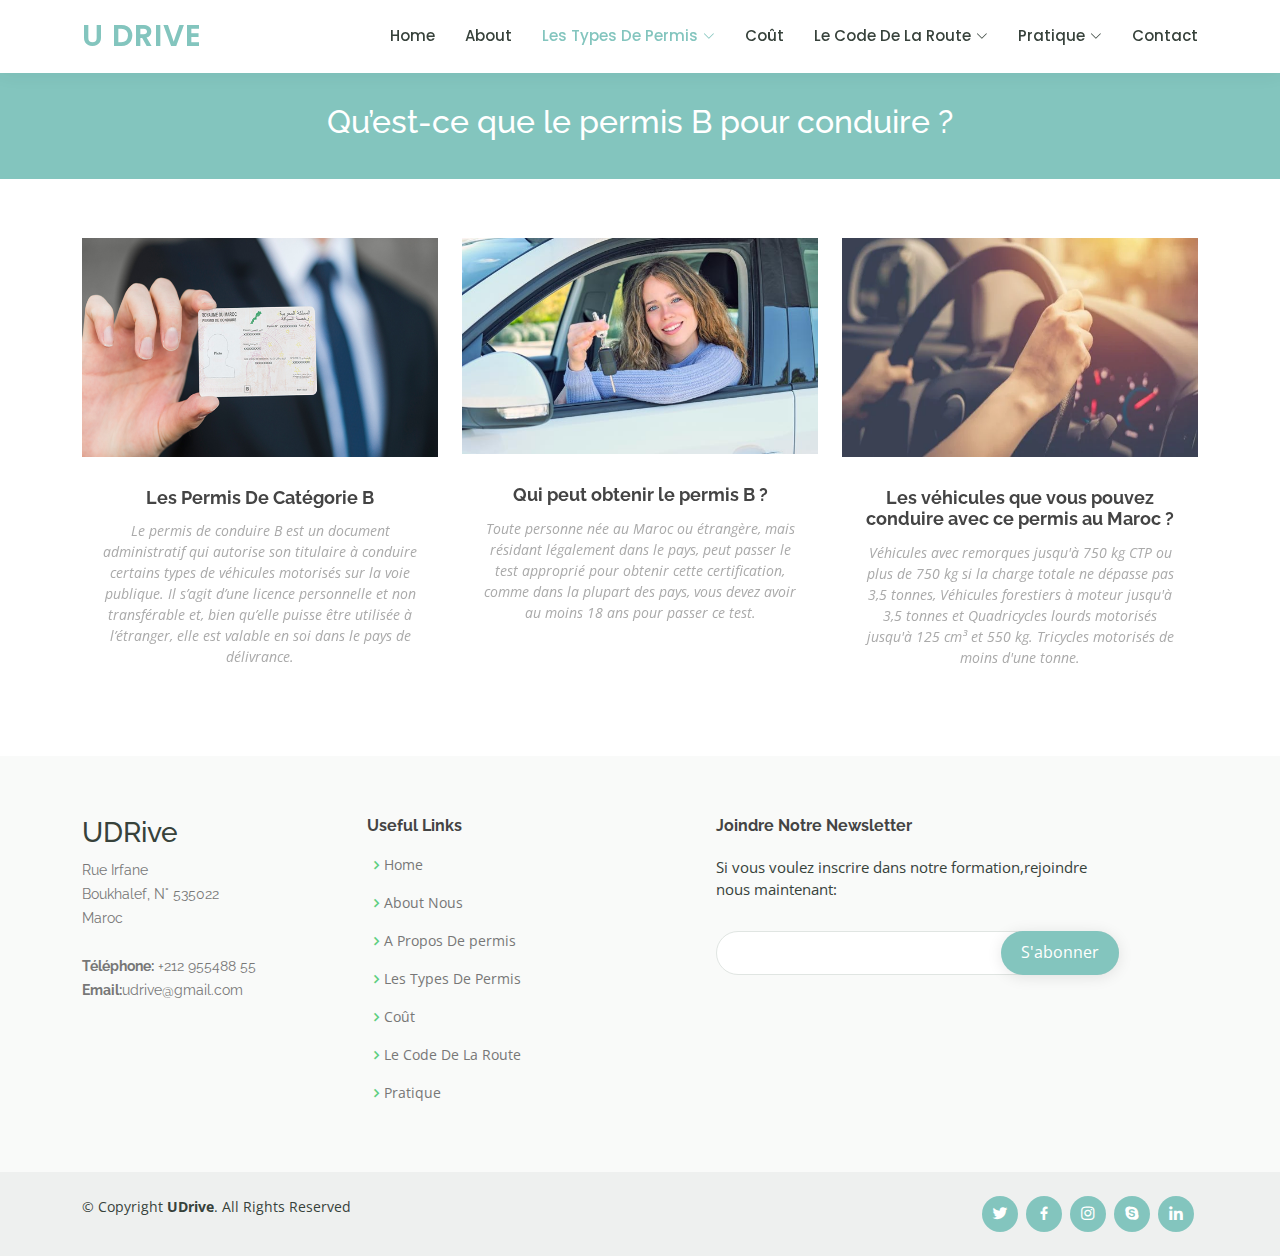
<file: trainers.html>
<!DOCTYPE html>
<html lang="en">

<head>
  <meta charset="utf-8">
  <meta content="width=device-width, initial-scale=1.0" name="viewport">

  <title>U DRIVE - Platforme d'appretissage du code routier</title>
  <meta content="" name="description">
  <meta content="" name="keywords">

  <!-- Favicons -->
  <link href="assets/img/logo.png" rel="icon">
  <link href="assets/img/apple-touch-icon.png" rel="apple-touch-icon">

  <!-- Google Fonts -->
  <link href="https://fonts.googleapis.com/css?family=Open+Sans:300,300i,400,400i,600,600i,700,700i|Raleway:300,300i,400,400i,500,500i,600,600i,700,700i|Poppins:300,300i,400,400i,500,500i,600,600i,700,700i" rel="stylesheet">

  <!-- Vendor CSS Files -->
  <link href="assets/vendor/animate.css/animate.min.css" rel="stylesheet">
  <link href="assets/vendor/aos/aos.css" rel="stylesheet">
  <link href="assets/vendor/bootstrap/css/bootstrap.min.css" rel="stylesheet">
  <link href="assets/vendor/bootstrap-icons/bootstrap-icons.css" rel="stylesheet">
  <link href="assets/vendor/boxicons/css/boxicons.min.css" rel="stylesheet">
  <link href="assets/vendor/remixicon/remixicon.css" rel="stylesheet">
  <link href="assets/vendor/swiper/swiper-bundle.min.css" rel="stylesheet">

  <!-- Template Main CSS File -->
  <link href="assets/css/style.css" rel="stylesheet">

  <!-- =======================================================
  * Template Name: Mentor
  * Updated: May 30 2023 with Bootstrap v5.3.0
  * Template URL: https://bootstrapmade.com/mentor-free-education-bootstrap-theme/
  * Author: BootstrapMade.com
  * License: https://bootstrapmade.com/license/
  ======================================================== -->
</head>

<body>

  <!-- ======= Header ======= -->
  <header id="header" class="fixed-top">
    <div class="container d-flex align-items-center">

      <h1 class="logo me-auto"><a href="index.html">U DRIVE</a></h1>
      <!-- Uncomment below if you prefer to use an image logo -->
      <!-- <a href="index.html" class="logo me-auto"><img src="assets/img/logo.png" alt="" class="img-fluid"></a>-->

      <nav id="navbar" class="navbar order-last order-lg-0">
        <ul>
          <li><a href="index.html">Home</a></li>
          <li><a href="about.html">About</a></li>
          <!-- <li><a href="courses.html">A Propos de Permis</a></li> -->
          <li class="dropdown"><a href="#"  class="active"href="trainers.html"><span>Les Types De Permis</span> <i class="bi bi-chevron-down"></i></a>
            <ul>
              <li><a href="apermis.html">Les Permis De Catégorie A</a></li>   
               <li><a href="trainers.html">Les Permis De Catégorie B</a></li>
              <li><a href="#">Les Permis De Catégorie AM</a></li>
              <li><a href="#">Les Permis De Catégorie A1</a></li>
           
              <li><a href="#">Les Permis De Catégorie C</a></li>
              <li><a href="#">Les Permis De Catégorie D</a></li>
              <li><a href="#">Les Permis De Catégorie E B </a></li>
              <li><a href="#">Les Permis De Catégorie E C</a></li>
              <li><a href="#">Les Permis De Catégorie E D</a></li>
              </ul>
          </li>

       <li><a    href="pricing.html">Coût</a></li>           
          
 <li class="dropdown"><a href="#"  href="events.html" ><span>Le Code De La Route</span> <i class="bi bi-chevron-down"></i></a>

  <ul>
    <li class="dropdown"><a href="#"><span>Signalisation</span> <i class="bi bi-chevron-right"></i></a>
      <ul>
        <li><a href="interdiction.html">Interdiction</a></li>
        <li><a href="events.html">Signalisation Verticale</a></li>
        <li><a href="#">Signalisation Horizontale</a></li>
        <li><a href="#">Danger</a></li>
        <li><a href="#">Obligation</a></li>
        <li><a href="#">Directions Routières</a></li>
        <li><a href="#">Temporaire</a></li>
        <li><a href="#">Lignes</a></li>
        <li><a href="#">Flèches</a></li>
      </ul>
    </li>
    <li><a href="#">Les Feux</a></li>
    <li><a href="#">Les Priorites De Passage</a></li>
    <li><a href="#">L'Arret-Le Stationnement </a></li>
    <li><a href="#">La Vitesse </a></li>
    <li><a href="#">Les regles de Circulation </a></li>
    <li><a href="#">Le Croisement-le Depassement </a></li>
    <li><a href="#">L'Autoroute</a></li>
    <li><a href="#">Les Accidents </a></li>
    <li><a href="#">Le Conducteur </a></li>
    <li><a href="#">Le vehicule </a></li>
    </ul>
</li>
         
<li class="dropdown"><a href="#"><span>Pratique</span> <i class="bi bi-chevron-down"></i></a>
            <ul>
              <li><a href="#">Drop Down 1</a></li>
              <li class="dropdown"><a href="#"><span>Deep Drop Down</span> <i class="bi bi-chevron-right"></i></a>
                <ul>
                  <li><a href="#">Deep Drop Down 1</a></li>
                  <li><a href="#">Deep Drop Down 2</a></li>
                  <li><a href="#">Deep Drop Down 3</a></li>
                  <li><a href="#">Deep Drop Down 4</a></li>
                  <li><a href="#">Deep Drop Down 5</a></li>
                </ul>
              </li>
              <li><a href="#">Drop Down 2</a></li>
              <li><a href="#">Drop Down 3</a></li>
              <li><a href="#">Drop Down 4</a></li>
            </ul>
          </li>
          <li><a href="contact.html">Contact</a></li>
        </ul>
        <i class="bi bi-list mobile-nav-toggle"></i>
      </nav><!-- .navbar -->

      <!-- <a href="courses.html" class="get-started-btn">Get Started</a> -->

    </div>
  </header><!-- End Header -->

  <main  class="mn" id="main" data-aos="fade-in">

    <!-- ======= Breadcrumbs ======= -->
    <div class="breadcrumbs">
      <div class="container">
        <h2>Qu’est-ce que le permis B pour conduire ?</h2>
        <!-- <p>Est dolorum ut non facere possimus quibusdam eligendi voluptatem. Quia id aut similique quia voluptas sit quaerat debitis. Rerum omnis ipsam aperiam consequatur laboriosam nemo harum praesentium. </p> -->
      </div>
    </div><!-- End Breadcrumbs -->

    <!-- ======= Trainers Section ======= -->
    <section id="trainers" class="trainers">
      <div class="container" data-aos="fade-up">

        <div class="row" data-aos="zoom-in" data-aos-delay="100">
          <div class="col-lg-4 col-md-6 d-flex align-items-stretch">
            <div class="member">
              <img src="assets/img/trainers/Permis-de-conduire.jpeg" style="height: 50%;" class="img-fluid" alt="">
              <div class="member-content">
                <h4>Les Permis De Catégorie B</h4>
                <!-- <span>Web Development</span> -->
                <p>
                  Le permis de conduire B est un document administratif qui autorise son titulaire 
                  à conduire certains types de véhicules motorisés sur la voie publique. Il s’agit 
                  d’une licence personnelle et non transférable et, bien qu’elle puisse être 
                  utilisée à l’étranger, elle est valable en soi dans le pays de délivrance.
                </p>
                
              </div>
            </div>
          </div>

          <div class="col-lg-4 col-md-6 d-flex align-items-stretch">
            <div class="member">
              <img src="assets/img/trainers/financer-permis-b-cpf-permis75.jpeg" class="img-fluid" alt="">
              <div class="member-content">
                <h4>Qui peut obtenir le permis B ?</h4>
                <!-- <span>Marketing</span> -->
                <p>
                  Toute personne née au Maroc ou étrangère, mais résidant légalement dans 
                  le pays, peut passer le test approprié pour obtenir cette certification,
                comme dans la plupart des pays, vous devez avoir au moins 18 ans pour passer ce test.
                </p>
                
              </div>
            </div>
          </div>

          <div class="col-lg-4 col-md-6 d-flex align-items-stretch">
            <div class="member">
              <img src="assets/img/trainers/veh.webp" style="height: 50%;" class="img-fluid" alt="">
              <div class="member-content">
                <h4>Les véhicules que vous pouvez conduire avec ce permis au Maroc ?
                </h4>
                <!-- <span>Content</span> -->
                <p>
                  Véhicules avec remorques jusqu'à 750 kg CTP ou plus de 750 kg si la charge 
                  totale ne dépasse pas 3,5 tonnes, 
                  Véhicules forestiers à moteur jusqu'à 3,5 
                  tonnes et
                  Quadricycles lourds motorisés jusqu'à 125 cm³ et 550 kg. Tricycles 
                  motorisés de moins d'une tonne.

                </p>
               
              </div>
            </div>
          </div>

        </div>

      </div>
    </section><!-- End Trainers Section -->

  </main><!-- End #main -->

  <!-- ======= Footer ======= -->
  <footer id="footer">

    <div class="footer-top">
      <div class="container">
        <div class="row">

          <div class="col-lg-3 col-md-6 footer-contact">
            <h3>UDRive</h3>
            <p>
              Rue Irfane <br>
              Boukhalef, N° 535022<br>
              Maroc <br><br>
              <strong>Téléphone:</strong> +212 955488 55<br>
              <strong>Email:</strong>udrive@gmail.com<br>
            </p>
          </div>

          <div class="col-lg-2 col-md-6 footer-links">
            <h4>Useful Links</h4>
            <ul>
              <li><i class="bx bx-chevron-right"></i> <a href="#">Home</a></li>
              <li><i class="bx bx-chevron-right"></i> <a href="#">About Nous</a></li>
              <li><i class="bx bx-chevron-right"></i> <a href="#">A Propos De permis</a></li>
              <li><i class="bx bx-chevron-right"></i> <a href="#">Les Types De Permis</a></li>
              <li><i class="bx bx-chevron-right"></i> <a href="#">Coût</a></li>
              <li><i class="bx bx-chevron-right"></i> <a href="#">Le Code De La Route</a></li>
              <li><i class="bx bx-chevron-right"></i> <a href="#">Pratique</a></li>
              
            </ul>
          </div>

        

         
          <div class="col-lg-4 col-md-6 footer-newsletter">
            <h4>Joindre Notre Newsletter</h4>
            <p>Si vous voulez inscrire dans notre formation,rejoindre nous maintenant: </p>
            <form action="" method="post">
              <input type="email" name="email"><input type="submit" value="S'abonner">
            </form>
          </div>

        </div>
      </div>
    </div>

    <div class="container d-md-flex py-4">

      <div class="me-md-auto text-center text-md-start">
        <div class="copyright">
          &copy; Copyright <strong><span>UDrive</span></strong>. All Rights Reserved
        </div>
        
      </div>
      <div class="social-links text-center text-md-right pt-3 pt-md-0">
        <a href="#" class="twitter"><i class="bx bxl-twitter"></i></a>
        <a href="#" class="facebook"><i class="bx bxl-facebook"></i></a>
        <a href="#" class="instagram"><i class="bx bxl-instagram"></i></a>
        <a href="#" class="google-plus"><i class="bx bxl-skype"></i></a>
        <a href="#" class="linkedin"><i class="bx bxl-linkedin"></i></a>
      </div>
    </div>
  </footer><!-- End Footer -->






  <div id="preloader"></div>
  <a href="#" class="back-to-top d-flex align-items-center justify-content-center"><i class="bi bi-arrow-up-short"></i></a>

  <!-- Vendor JS Files -->
  <script src="assets/vendor/purecounter/purecounter_vanilla.js"></script>
  <script src="assets/vendor/aos/aos.js"></script>
  <script src="assets/vendor/bootstrap/js/bootstrap.bundle.min.js"></script>
  <script src="assets/vendor/swiper/swiper-bundle.min.js"></script>
  <script src="assets/vendor/php-email-form/validate.js"></script>

  <!-- Template Main JS File -->
  <script src="assets/js/main.js"></script>

</body>

</html>
</file>
<file: assets/css/style.css>
/**
* Template Name: Mentor
* Updated: May 30 2023 with Bootstrap v5.3.0
* Template URL: https://bootstrapmade.com/mentor-free-education-bootstrap-theme/
* Author: BootstrapMade.com
* License: https://bootstrapmade.com/license/
*/

/*--------------------------------------------------------------
# General
--------------------------------------------------------------*/
body {
  font-family: "Open Sans", sans-serif;
  color: #444444;
}

a {
  color: gray;
  text-decoration: none;
}

a:hover {
  color: #83C5BE;
  text-decoration: none;
}

h1,
h2,
h3,
h4,
h5,
h6 {
  font-family: "Raleway", sans-serif;
}

/*--------------------------------------------------------------
# Back to top button
--------------------------------------------------------------*/
.back-to-top {
  position: fixed;
  visibility: hidden;
  opacity: 0;
  right: 15px;
  bottom: 15px;
  z-index: 996;
  background: #83C5BE;
  width: 40px;
  height: 40px;
  border-radius: 50px;
  transition: all 0.4s;
}

.back-to-top i {
  font-size: 28px;
  color: #fff;
  line-height: 0;
}

.back-to-top:hover {
  background: black;
  
}

.back-to-top.active {
  visibility: visible;
  opacity: 1;
}


/*--------------------------------------------------------------
# Preloader
--------------------------------------------------------------*/
#preloader {
  position: fixed;
  top: 0;
  left: 0;
  right: 0;
  bottom: 0;
  z-index: 9999;
  overflow: hidden;
  background: #fff;
}


#preloader:before {
  content: "";
  position: fixed;
  top: calc(50% - 30px);
  left: calc(50% - 30px);
  border: 6px solid #5fcf80;
  border-top-color: #fff;
  border-bottom-color: #fff;
  border-radius: 50%;
  width: 60px;
  height: 60px;
  animation: animate-preloader 1s linear infinite;
}

@keyframes animate-preloader {
  0% {
    transform: rotate(0deg);
  }

  100% {
    transform: rotate(360deg);
  }
}

/*--------------------------------------------------------------
# Disable aos animation delay on mobile devices
--------------------------------------------------------------*/
@media screen and (max-width: 768px) {
  [data-aos-delay] {
    transition-delay: 0 !important;
  }
}

/*--------------------------------------------------------------
# Header
--------------------------------------------------------------*/
#header {
  background: #fff;
  transition: all 0.5s;
  z-index: 997;
  padding: 15px 0;
  box-shadow: 0px 0 18px rgba(55, 66, 59, 0.08);
}

#header .logo {
  font-size: 30px;
  margin: 0;
  padding: 0;
  line-height: 1;
  font-weight: 600;
  letter-spacing: 1px;
  text-transform: uppercase;
  font-family: "Poppins", sans-serif;
}

#header .logo a {
  color: #83C5BE;
}

#header .logo img {
  max-height: 40px;
}

/**
* Get Startet Button 
*/
.get-started-btn {
  margin-left: 22px;
  background: #5fcf80;
  color: #fff;
  border-radius: 50px;
  padding: 8px 25px;
  white-space: nowrap;
  transition: 0.3s;
  font-size: 14px;
  display: inline-block;
}

.get-started-btn:hover {
  background: #3ac162;
  color: #fff;
}

@media (max-width: 768px) {
  .get-started-btn {
    margin: 0 15px 0 0;
    padding: 6px 18px;
  }
}

/*--------------------------------------------------------------
# Navigation Menu
--------------------------------------------------------------*/
/**
* Desktop Navigation 
*/
.navbar {
  padding: 0;
}

.navbar ul {
  margin: 0;
  padding: 0;
  display: flex;
  list-style: none;
  align-items: center;
}

.navbar li {
  position: relative;
}

.navbar a,
.navbar a:focus {
  display: flex;
  align-items: center;
  justify-content: space-between;
  padding: 10px 0 10px 30px;
  font-family: "Poppins", sans-serif;
  font-size: 15px;
  font-weight: 500;
  color: #37423b;
  white-space: nowrap;
  transition: 0.3s;
}

.navbar a i,
.navbar a:focus i {
  font-size: 12px;
  line-height: 0;
  margin-left: 5px;
}

.navbar a:hover,
.navbar .active,
.navbar .active:focus,
.navbar li:hover>a {
  color: #83C5BE;
}

.navbar .dropdown ul {
  display: block;
  position: absolute;
  left: 30px;
  top: calc(100% + 30px);
  margin: 0;
  padding: 10px 0;
  z-index: 99;
  opacity: 0;
  visibility: hidden;
  background: #fff;
  box-shadow: 0px 0px 30px rgba(127, 137, 161, 0.25);
  transition: 0.3s;
  border-radius: 4px;
}

.navbar .dropdown ul li {
  min-width: 200px;
}

.navbar .dropdown ul a {
  padding: 10px 20px;
  font-size: 14px;
  text-transform: none;
  font-weight: 500;
}

.navbar .dropdown ul a i {
  font-size: 12px;
}

.navbar .dropdown ul a:hover,
.navbar .dropdown ul .active:hover,
.navbar .dropdown ul li:hover>a {
  color: #83C5BE;
}

.navbar .dropdown:hover>ul {
  opacity: 1;
  top: 100%;
  visibility: visible;
}

.navbar .dropdown .dropdown ul {
  top: 0;
  left: calc(100% - 30px);
  visibility: hidden;
}

.navbar .dropdown .dropdown:hover>ul {
  opacity: 1;
  top: 0;
  /* MODIFIET HADI BACH MAYB9ACH ESPACE BIN DROP DOWN */
  left: 100%;
  visibility: visible;
}

@media (max-width: 1366px) {
  .navbar .dropdown .dropdown ul {
    left: -90%;
  }

  .navbar .dropdown .dropdown:hover>ul {
    left: -100%;
  }
}

/**
* Mobile Navigation 
*/
.mobile-nav-toggle {
  color: #37423b;
  font-size: 28px;
  cursor: pointer;
  display: none;
  line-height: 0;
  transition: 0.5s;
}

.mobile-nav-toggle.bi-x {
  color: #fff;
}

@media (max-width: 991px) {
  .mobile-nav-toggle {
    display: block;
  }

  .navbar ul {
    display: none;
  }
}

.navbar-mobile {
  position: fixed;
  overflow: hidden;
  top: 0;
  right: 0;
  left: 0;
  bottom: 0;
  background: rgba(32, 38, 34, 0.9);
  transition: 0.3s;
  z-index: 999;
}

.navbar-mobile .mobile-nav-toggle {
  position: absolute;
  top: 15px;
  right: 15px;
}

.navbar-mobile ul {
  display: block;
  position: absolute;
  top: 55px;
  right: 15px;
  bottom: 15px;
  left: 15px;
  padding: 10px 0;
  border-radius: 6px;
  background-color: #fff;
  overflow-y: auto;
  transition: 0.3s;
}

.navbar-mobile a,
.navbar-mobile a:focus {
  padding: 10px 20px;
  font-size: 15px;
  color: #37423b;
}

.navbar-mobile a:hover,
.navbar-mobile .active,
.navbar-mobile li:hover>a {
  color: #5fcf80;
}

.navbar-mobile .getstarted,
.navbar-mobile .getstarted:focus {
  margin: 15px;
}

.navbar-mobile .dropdown ul {
  position: static;
  display: none;
  margin: 10px 20px;
  padding: 10px 0;
  z-index: 99;
  opacity: 1;
  visibility: visible;
  background: #fff;
  box-shadow: 0px 0px 30px rgba(127, 137, 161, 0.25);
}

.navbar-mobile .dropdown ul li {
  min-width: 200px;
}

.navbar-mobile .dropdown ul a {
  padding: 10px 20px;
}

.navbar-mobile .dropdown ul a i {
  font-size: 12px;
}

.navbar-mobile .dropdown ul a:hover,
.navbar-mobile .dropdown ul .active:hover,
.navbar-mobile .dropdown ul li:hover>a {
  color: #5fcf80;
}

.navbar-mobile .dropdown>.dropdown-active {
  display: block;
}

/*--------------------------------------------------------------
# Hero Section
--------------------------------------------------------------*/
#hero {
  width: 100%;
  height: 80vh;
  background: url("../img/drivingschool.jpeg") top center;
  background-size: cover;
  position: relative;
}

#hero:before {
  content: "";
  background: rgba(0, 0, 0, 0.4);
  position: absolute;
  bottom: 0;
  top: 0;
  left: 0;
  right: 0;
}

#hero .container {
  padding-top: 72px;
}

@media (max-width: 992px) {
  #hero .container {
    padding-top: 62px;
  }
}

#hero h1 {
  margin: 0;
  font-size: 48px;
  font-weight: 700;
  line-height: 56px;
  color: #fff;
  font-family: "Poppins", sans-serif;
}

#hero h2 {
  color: #eee;
  margin: 10px 0 0 0;
  font-size: 24px;
}

#hero .btn-get-started {
  font-family: "Raleway", sans-serif;
  font-weight: 500;
  font-size: 15px;
  letter-spacing: 1px;
  display: inline-block;
  padding: 10px 35px;
  border-radius: 50px;
  transition: 0.5s;
  margin-top: 30px;
  border: 2px solid #fff;
  color: #fff;
}

#hero .btn-get-started:hover {
  background: #5fcf80;
  border: 2px solid #5fcf80;
}

@media (min-width: 1024px) {
  #hero {
    background-attachment: fixed;
  }
}

@media (max-width: 768px) {
  #hero {
    height: 100vh;
  }

  #hero h1 {
    font-size: 28px;
    line-height: 36px;
  }

  #hero h2 {
    font-size: 18px;
    line-height: 24px;
  }
}


/*--------------------------------------------------------------
# Sections General
--------------------------------------------------------------*/
section {
  padding: 60px 0;
  overflow: hidden;
}

.section-bg {
  background-color: #f6f7f6;
}

.section-title {
  padding-bottom: 40px;
}

.section-title h2 {
  font-size: 14px;
  font-weight: 500;
  padding: 0;
  line-height: 1px;
  margin: 0 0 5px 0;
  letter-spacing: 2px;
  text-transform: uppercase;
  color: #aaaaaa;
  font-family: "Poppins", sans-serif;
}

.section-title h2::after {
  content: "";
  width: 120px;
  height: 1px;
  display: inline-block;
  background: #9ae1af;
  margin: 4px 10px;
}

.section-title p {
  margin: 0;
  margin: 0;
  font-size: 36px;
  font-weight: 700;
  text-transform: uppercase;
  font-family: "Poppins", sans-serif;
  color: #37423b;
}

.breadcrumbs {
  margin-top: 73px;
  text-align: center;
  background: #83C5BE;
  padding: 30px 0;
  color: #fff;
}

@media (max-width: 992px) {
  .breadcrumbs {
    margin-top: 63px;
  }
}

.breadcrumbs h2 {
  font-size: 32px;
  font-weight: 500;
}

.breadcrumbs p {
  font-size: 14px;
  margin-bottom: 0;
}

/*--------------------------------------------------------------
# About
--------------------------------------------------------------*/
.about .content h3 {
  font-weight: 600;
  font-size: 26px;
}

.about .content ul {
  list-style: none;
  padding: 0;
}

.about .content ul li {
  padding-bottom: 10px;
}

.about .content ul i {
  font-size: 20px;
  padding-right: 4px;
  color: #5fcf80;
}

.about .content .learn-more-btn {
  background: #5fcf80;
  color: #fff;
  border-radius: 50px;
  padding: 8px 25px 9px 25px;
  white-space: nowrap;
  transition: 0.3s;
  font-size: 14px;
  display: inline-block;
}

.about .content .learn-more-btn:hover {
  background: #3ac162;
  color: #fff;
}

@media (max-width: 768px) {
  .about .content .learn-more-btn {
    margin: 0 48px 0 0;
    padding: 6px 18px;
  }
}

/*--------------------------------------------------------------
# Counts
--------------------------------------------------------------*/
.counts {
  padding: 30px 0;
}

.counts .counters span {
  font-size: 48px;
  display: block;
  color: #5fcf80;
  font-weight: 700;
}

.counts .counters p {
  padding: 0;
  margin: 0 0 20px 0;
  font-family: "Raleway", sans-serif;
  font-size: 15px;
  font-weight: 600;
  color: #37423b;
}

/*--------------------------------------------------------------
# Why Us
--------------------------------------------------------------*/
.why-us .content {
  padding: 30px;
  background: #5fcf80;
  border-radius: 4px;
  color: #fff;
}

.why-us .content h3 {
  font-weight: 700;
  font-size: 34px;
  margin-bottom: 30px;
}

.why-us .content p {
  margin-bottom: 30px;
}

.why-us .content .more-btn {
  display: inline-block;
  background: rgba(255, 255, 255, 0.2);
  padding: 6px 30px 8px 30px;
  color: #fff;
  border-radius: 50px;
  transition: all ease-in-out 0.4s;
}

.why-us .content .more-btn i {
  font-size: 14px;
}

.why-us .content .more-btn:hover {
  color: #5fcf80;
  background: #fff;
}

.why-us .icon-boxes .icon-box {
  text-align: center;
  background: #fff;
  padding: 40px 30px;
  width: 100%;
  border: 1px solid #eef0ef;
}

.why-us .icon-boxes .icon-box i {
  font-size: 32px;
  padding: 18px;
  color: #5fcf80;
  margin-bottom: 30px;
  background: #ecf9f0;
  border-radius: 50px;
}

.why-us .icon-boxes .icon-box h4 {
  font-size: 20px;
  font-weight: 700;
  margin: 0 0 30px 0;
}

.why-us .icon-boxes .icon-box p {
  font-size: 15px;
  color: #848484;
}

/*--------------------------------------------------------------
# Features
--------------------------------------------------------------*/
.features {
  padding-top: 0px;
}

.features .icon-box {
  display: flex;
  align-items: center;
  padding: 20px;
  transition: 0.3s;
  border: 1px solid #eef0ef;
}

.features .icon-box i {
  font-size: 32px;
  padding-right: 10px;
  line-height: 1;
}

.features .icon-box h3 {
  font-weight: 700;
  margin: 0;
  padding: 0;
  line-height: 1;
  font-size: 16px;
}

.features .icon-box h3 a {
  color: #37423b;
  transition: 0.3s;
}

.features .icon-box:hover {
  border-color: #5fcf80;
}

.features .icon-box:hover h3 a {
  color: #5fcf80;
}

/*--------------------------------------------------------------
# Courses
--------------------------------------------------------------*/

.courses .course-item {
  border-radius: 5px;
  border: 1px solid #eef0ef;
  
}

.courses .course-content {
  padding: 15px;
}

.courses .course-content h3 {
  font-weight: 700;
  font-size: 20px;
}

.courses .course-content h3 a {
  color: #37423b;
  transition: 0.3s;
}

.courses .course-content h3 a:hover {
  color: #5fcf80;
}

.courses .course-content p {
  font-size: 14px;
  color: #777777;
}

.courses .course-content h4 {
  font-size: 14px;
  background: #5fcf80;
  padding: 7px 14px;
  color: #fff;
  margin: 0;
}

.courses .course-content .price {
  margin: 0;
  font-weight: 700;
  font-size: 18px;
  color: #37423b;
}
.courses .course-item img{
  height: 40%;
  width: 100%;
}

.courses .trainer {
  padding-top: 15px;
  border-top: 1px solid #eef0ef;
}

.courses .trainer .trainer-profile img {
  max-width: 50px;
  border-radius: 50px;
}

.courses .trainer .trainer-profile span {
  padding-left: 10px;
  font-weight: 600;
  font-size: 16px;
  color: #5a6c60;
}

.courses .trainer .trainer-rank {
  font-size: 18px;
  color: #657a6d;
}

/*--------------------------------------------------------------
# Trainers
--------------------------------------------------------------*/
.trainers .member {
  text-align: center;
  margin-bottom: 20px;
  background: #fff;
  border: 3px ;
}

.trainers .member img {
  margin: -1px -1px 30px -1px;
}

.trainers .member .member-content {
  padding: 0 20px 30px 20px;
}

.trainers .member h4 {
  font-weight: 700;
  margin-bottom: 2px;
  font-size: 18px;
}

.trainers .member span {
  font-style: italic;
  display: block;
  font-size: 13px;
}

.trainers .member p {
  padding-top: 10px;
  font-size: 14px;
  font-style: italic;
  color: #aaaaaa;
}

.trainers .member .social {
  margin-top: 15px;
}

.trainers .member .social a {
  color: #83C5BE;
  transition: 0.3s;
}

.trainers .member .social a:hover {
  background: white;
  color: black;
  border: solid black;
}

.trainers .member .social i {
  font-size: 18px;
  margin: 0 2px;
}

/*--------------------------------------------------------------
# Testimonials
--------------------------------------------------------------*/
.testimonials .testimonial-wrap {
  padding-left: 50px;
}

.testimonials .testimonials-carousel,
.testimonials .testimonials-slider {
  overflow: hidden;
}

.testimonials .testimonial-item {
  box-sizing: content-box;
  padding: 30px 30px 30px 60px;
  margin: 30px 15px;
  min-height: 200px;
  border: 1px solid #eef0ef;
  position: relative;
  background: #fff;
}

.testimonials .testimonial-item .testimonial-img {
  width: 90px;
  border-radius: 10px;
  border: 6px solid #fff;
  position: absolute;
  left: -45px;
}

.testimonials .testimonial-item h3 {
  font-size: 18px;
  font-weight: bold;
  margin: 10px 0 5px 0;
  color: #111;
}

.testimonials .testimonial-item h4 {
  font-size: 14px;
  color: #999;
  margin: 0;
}

.testimonials .testimonial-item .quote-icon-left,
.testimonials .testimonial-item .quote-icon-right {
  color: #c1ecce;
  font-size: 26px;
}

.testimonials .testimonial-item .quote-icon-left {
  display: inline-block;
  left: -5px;
  position: relative;
}

.testimonials .testimonial-item .quote-icon-right {
  display: inline-block;
  right: -5px;
  position: relative;
  top: 10px;
}

.testimonials .testimonial-item p {
  font-style: italic;
  margin: 15px auto 15px auto;
}

.testimonials .swiper-pagination {
  margin-top: 20px;
  position: relative;
}

.testimonials .swiper-pagination .swiper-pagination-bullet {
  width: 12px;
  height: 12px;
  background-color: #fff;
  opacity: 1;
  border: 1px solid #5fcf80;
}

.testimonials .swiper-pagination .swiper-pagination-bullet-active {
  background-color: #5fcf80;
}

@media (max-width: 767px) {
  .testimonials .testimonial-wrap {
    padding-left: 0;
  }

  .testimonials .testimonials-carousel,
  .testimonials .testimonials-slider {
    overflow: hidden;
  }

  .testimonials .testimonial-item {
    padding: 30px;
    margin: 15px;
  }

  .testimonials .testimonial-item .testimonial-img {
    position: static;
    left: auto;
  }
}

/*--------------------------------------------------------------
# Cource Details
--------------------------------------------------------------*/
.course-details h3 {
  font-size: 24px;
  margin: 30px 0 15px 0;
  font-weight: 700;
  position: relative;
  padding-bottom: 10px;
}

.course-details h3:before {
  content: "";
  position: absolute;
  display: block;
  width: 100%;
  height: 1px;
  background: #eef0ef;
  bottom: 0;
  left: 0;
}

.course-details h3:after {
  content: "";
  position: absolute;
  display: block;
  width: 60px;
  height: 1px;
  background: #5fcf80;
  bottom: 0;
  left: 0;
}

.course-details .course-info {
  background: #f6f7f6;
  padding: 10px 15px;
  margin-bottom: 15px;
}
.course-details img{
  height: 30%;
  width: 90%;

}

.course-details .course-info h5 {
  font-weight: 400;
  font-size: 16px;
  margin: 0;
  font-family: "Poppins", sans-serif;
}

.course-details .course-info p {
  margin: 0;
  font-weight: 600;
}

.course-details .course-info a {
  color: #657a6d;
}

/*--------------------------------------------------------------
# Cource Details Tabs
--------------------------------------------------------------*/
.cource-details-tabs {
  overflow: hidden;
  padding-top: 0;
}

.cource-details-tabs .nav-tabs {
  border: 0;
}

.cource-details-tabs .nav-link {
  border: 0;
  padding: 12px 15px 12px 0;
  transition: 0.3s;
  color: #37423b;
  border-radius: 0;
  border-right: 2px solid #e2e7e4;
  font-weight: 600;
  font-size: 15px;
}

.cource-details-tabs .nav-link:hover {
  color: #5fcf80;
}

.cource-details-tabs .nav-link.active {
  color: #5fcf80;
  border-color: #5fcf80;
}

.cource-details-tabs .tab-pane.active {
  animation: fadeIn 0.5s ease-out;
}

.cource-details-tabs .details h3 {
  font-size: 26px;
  font-weight: 600;
  margin-bottom: 20px;
  color: #37423b;
}

.cource-details-tabs .details p {
  color: #777777;
}

.cource-details-tabs .details p:last-child {
  margin-bottom: 0;
}

@media (max-width: 992px) {
  .cource-details-tabs .nav-link {
    border: 0;
    padding: 15px;
  }

  .cource-details-tabs .nav-link.active {
    color: #fff;
    background: #5fcf80;
  }
}

/*--------------------------------------------------------------
# Events
--------------------------------------------------------------*/
.events .card {
  border: 0;
  padding: 0 30px;
  margin-bottom: 60px;
  position: relative;
}

.events .card-img {
  width: calc(100% + 60px);
  margin-left: -30px;
  overflow: hidden;
  z-index: 9;
  border-radius: 0;
}

.events .card-img img {
  max-width: 100%;
  transition: all 0.3s ease-in-out;
}

.events .card-body {
  z-index: 10;
  background: #fff;
  border-top: 4px solid #fff;
  padding: 30px;
  box-shadow: 0px 2px 15px rgba(0, 0, 0, 0.1);
  margin-top: -10px;
  transition: 0.3s;
}

.events .card-title {
  font-weight: 700;
  text-align: center;
  margin-bottom: 20px;
}

.events .card-title a {
  color: #37423b;
  transition: 0.3s;
}

.events .card-text {
  color: #5e5e5e;
}

.events .read-more a {
  color: #777777;
  text-transform: uppercase;
  font-weight: 600;
  font-size: 12px;
  transition: 0.3s;
}

.events .read-more a:hover {
  color: #5fcf80;
}

.events .card:hover img {
  transform: scale(1.1);
}

.events .card:hover .card-body {
  border-color: #5fcf80;
}

.events .card:hover .card-body .card-title a {
  color: #5fcf80;
}
.events p span{
  font-size: 30px;
}
.pag{
  font-size: 15px;
  font-family: Arial, Helvetica, sans-serif;
  font-style:inherit ;
}
.events p ul{
  list-style-type: disc;
  font-size: 15px;
}
.events li{

  font-size: 15px;
}
.pann{
  width: 40%;
}
 .dv{
  size: 2%;
  position: relative;
  margin-left: 30%;
  align-items: center;
}

/*--------------------------------------------------------------
# Pricing
--------------------------------------------------------------*/
.pricing .box {
  padding: 20px;
  background: #fff;
  text-align: center;
  border: 1px solid #eef0ef;
  border-radius: 0;
  position: relative;
  overflow: hidden;
}

.pricing h3 {
  font-weight: 400;
  margin: -20px -20px 20px -20px;
  padding: 20px 15px;
  font-size: 16px;
  font-weight: 600;
  color: #777777;
  background: #f8f8f8;
}

.pricing h4 {
  font-size: 36px;
  color: #5fcf80;
  font-weight: 600;
  font-family: "Poppins", sans-serif;
  margin-bottom: 20px;
}

.pricing h4 sup {
  font-size: 20px;
  top: -15px;
  left: -3px;
}

.pricing h4 span {
  color: #bababa;
  font-size: 16px;
  font-weight: 300;
}

.pricing ul {
  padding: 0;
  list-style: none;
  color: #444444;
  text-align: center;
  line-height: 20px;
  font-size: 14px;
}

.pricing ul li {
  padding-bottom: 16px;
}

.pricing ul i {
  color: #5fcf80;
  font-size: 18px;
  padding-right: 4px;
}

.pricing ul .na {
  color: #ccc;
  text-decoration: line-through;
}

.pricing .btn-wrap {
  margin: 20px -20px -20px -20px;
  padding: 20px 15px;
  background: #f8f8f8;
  text-align: center;
}

.pricing .btn-buy {
  background: #83C5BE;
  display: inline-block;
  padding: 8px 35px;
  border-radius: 50px;
  color: #fff;
  transition: none;
  font-size: 14px;
  font-weight: 400;
  font-family: "Raleway", sans-serif;
  font-weight: 600;
  transition: 0.3s;
}

.pricing .btn-buy:hover {
  background: #3ac162;
}

.pricing .featured h3 {
  color: #fff;
  background: #5fcf80;
}

.pricing .advanced {
  width: 200px;
  position: absolute;
  top: 18px;
  right: -68px;
  transform: rotate(45deg);
  z-index: 1;
  font-size: 14px;
  padding: 1px 0 3px 0;
  background: #5fcf80;
  color: #fff;
}

.grt{
  list-style-type:square;
  font-family: italic;

}

.cld{
  font-weight: bold;
}
/*--------------------------------------------------------------
# Contact
--------------------------------------------------------------*/
.contact {
  padding-top: 5px;
}

.contact .info {
  width: 100%;
  background: #fff;
}

.contact .info i {
  font-size: 20px;
  color: #5fcf80;
  float: left;
  width: 44px;
  height: 44px;
  background: #ecf9f0;
  display: flex;
  justify-content: center;
  align-items: center;
  border-radius: 50px;
  transition: all 0.3s ease-in-out;
}

.contact .info h4 {
  padding: 0 0 0 60px;
  font-size: 22px;
  font-weight: 600;
  margin-bottom: 5px;
  color: #37423b;
}

.contact .info p {
  padding: 0 0 0 60px;
  margin-bottom: 0;
  font-size: 14px;
  color: #657a6d;
}

.contact .info .email,
.contact .info .phone {
  margin-top: 40px;
}

.contact .info .email:hover i,
.contact .info .address:hover i,
.contact .info .phone:hover i {
  background: #5fcf80;
  color: #fff;
}

.contact .php-email-form {
  width: 100%;
  background: #fff;
}

.contact .php-email-form .form-group {
  padding-bottom: 8px;
}

.contact .php-email-form .error-message {
  display: none;
  color: #fff;
  background: #ed3c0d;
  text-align: left;
  padding: 15px;
  font-weight: 600;
}

.contact .php-email-form .error-message br+br {
  margin-top: 25px;
}

.contact .php-email-form .sent-message {
  display: none;
  color: #fff;
  background: #18d26e;
  text-align: center;
  padding: 15px;
  font-weight: 600;
}

.contact .php-email-form .loading {
  display: none;
  background: #fff;
  text-align: center;
  padding: 15px;
}

.contact .php-email-form .loading:before {
  content: "";
  display: inline-block;
  border-radius: 50%;
  width: 24px;
  height: 24px;
  margin: 0 10px -6px 0;
  border: 3px solid #18d26e;
  border-top-color: #eee;
  animation: animate-loading 1s linear infinite;
}

.contact .php-email-form input,
.contact .php-email-form textarea {
  border-radius: 4px;
  box-shadow: none;
  font-size: 14px;
}

.contact .php-email-form input:focus,
.contact .php-email-form textarea:focus {
  border-color: #5fcf80;
}

.contact .php-email-form input {
  height: 44px;
}

.contact .php-email-form textarea {
  padding: 10px 12px;
}

.contact .php-email-form button[type=submit] {
  background: #83C5BE;
  border: 0;
  padding: 10px 35px;
  color: #fff;
  transition: 0.4s;
  border-radius: 50px;
}

.contact .php-email-form button[type=submit]:hover {
  background: white;
  color:black;
  border:solid black;
}

@keyframes animate-loading {
  0% {
    transform: rotate(0deg);
  }

  100% {
    transform: rotate(360deg);
  }
}

/*--------------------------------------------------------------
# Footer
--------------------------------------------------------------*/
#footer {
  color: #37423b;
  font-size: 14px;
  background: #eef0ef;
}

#footer .footer-top {
  padding: 60px 0 30px 0;
  background: #f9faf9;
}

#footer .footer-top .footer-contact {
  margin-bottom: 30px;
}

#footer .footer-top .footer-contact h4 {
  font-size: 22px;
  margin: 0 0 30px 0;
  padding: 2px 0 2px 0;
  line-height: 1;
  font-weight: 700;
}

#footer .footer-top .footer-contact p {
  font-size: 14px;
  line-height: 24px;
  margin-bottom: 0;
  font-family: "Raleway", sans-serif;
  color: #777777;
}

#footer .footer-top h4 {
  font-size: 16px;
  font-weight: bold;
  color: #444444;
  position: relative;
  padding-bottom: 12px;
}

#footer .footer-top .footer-links {
  margin-bottom: 30px;
  
}

#footer .footer-top .footer-links ul {
  list-style: none;
  padding: 0;
  margin: 0;
}

#footer .footer-top .footer-links ul i {
  padding-right: 2px;
  color: #5fcf80;
  font-size: 18px;
  line-height: 1;
}

#footer .footer-top .footer-links ul li {
  padding: 10px 0;
  display: flex;
  align-items: center;
}

#footer .footer-top .footer-links ul li:first-child {
  padding-top: 0;
}

#footer .footer-top .footer-links ul a {
  color: #777777;
  transition: 0.3s;
  display: inline-block;
  line-height: 1;
  position: absolute;
  left:30%;
  list-style-type: disc;
}

#footer .footer-top .footer-links ul a:hover {
  text-decoration: none;
  color: #83C5BE;
}

#footer .footer-newsletter {
  font-size: 15px;
  position: absolute;
  left:55%;
}

#footer .footer-newsletter h4 {
  font-size: 16px;
  font-weight: bold;
  color: #444444;
  position: relative;
  padding-bottom: 12px;
}

#footer .footer-newsletter form {
  margin-top: 30px;
  background: #fff;
  padding: 6px 10px;
  position: relative;
  border-radius: 50px;
  text-align: left;
  border: 1px solid #e0e5e2;
}

#footer .footer-newsletter form input[type=email] {
  border: 0;
  padding: 4px 8px;
  width: calc(100% - 100px);
}

#footer .footer-newsletter form input[type=submit] {
  position: absolute;
  top: -1px;
  right: -1px;
  bottom: -1px;
  border: 0;
  background: none;
  font-size: 16px;
  padding: 0 20px 2px 20px;
  background: #83C5BE;
  color: #fff;
  transition: 0.3s;
  border-radius: 50px;
  box-shadow: 0px 2px 15px rgba(0, 0, 0, 0.1);
}

#footer .footer-newsletter form input[type=submit]:hover {
  background: white;
  color:black;
  border:solid black;
}

#footer .credits {
  padding-top: 5px;
  font-size: 13px;
}

#footer .credits a {
  color: #3ac162;
  transition: 0.3s;
}

#footer .credits a:hover {
  color: #5fcf80;
}

#footer .social-links a {
  font-size: 18px;
  display: inline-block;
  background: #83C5BE;
  color: #fff;
  line-height: 1;
  padding: 8px 0;
  margin-right: 4px;
  border-radius: 50%;
  text-align: center;
  width: 36px;
  height: 36px;
  transition: 0.3s;
}

#footer .social-links a:hover {
  background: white;
  color: black;
  /* text-decoration: none; */
  border: solid black;
}

.sgn{
  list-style-type:circle;
}
 /* login */
 .fa-user{
margin-top: 0%;


 } 
 .smia{
  margin-left: 30%;
  margin-top: 15%;
  width: 113%;
  padding: 4%;
  font-family: "Poppins", sans-serif;
 }
 .smia span{
  margin: 2%;
  margin-left: 2%;
 

 }
video{
  margin-left: 35%;
  width: 100vh;
  height: 100%;
}
.pn{
  margin-left: 50%;
}
</file>
